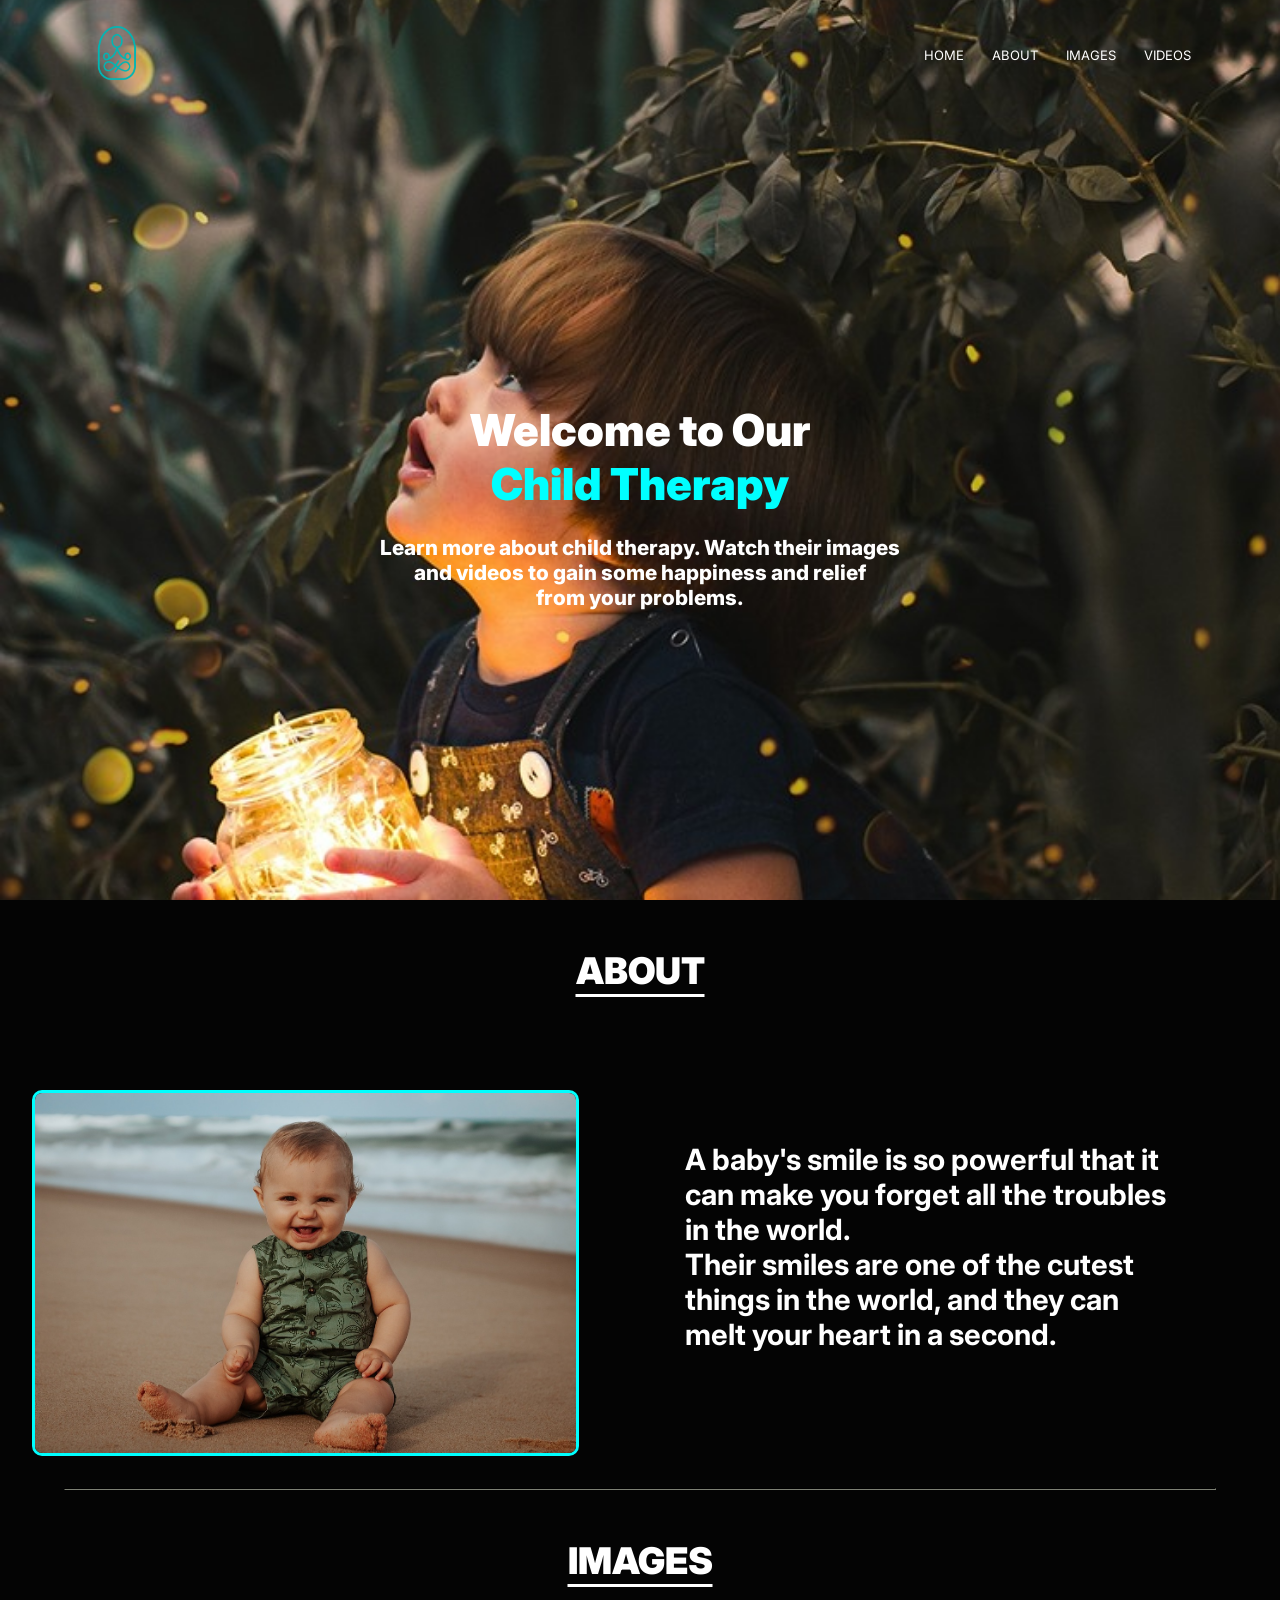
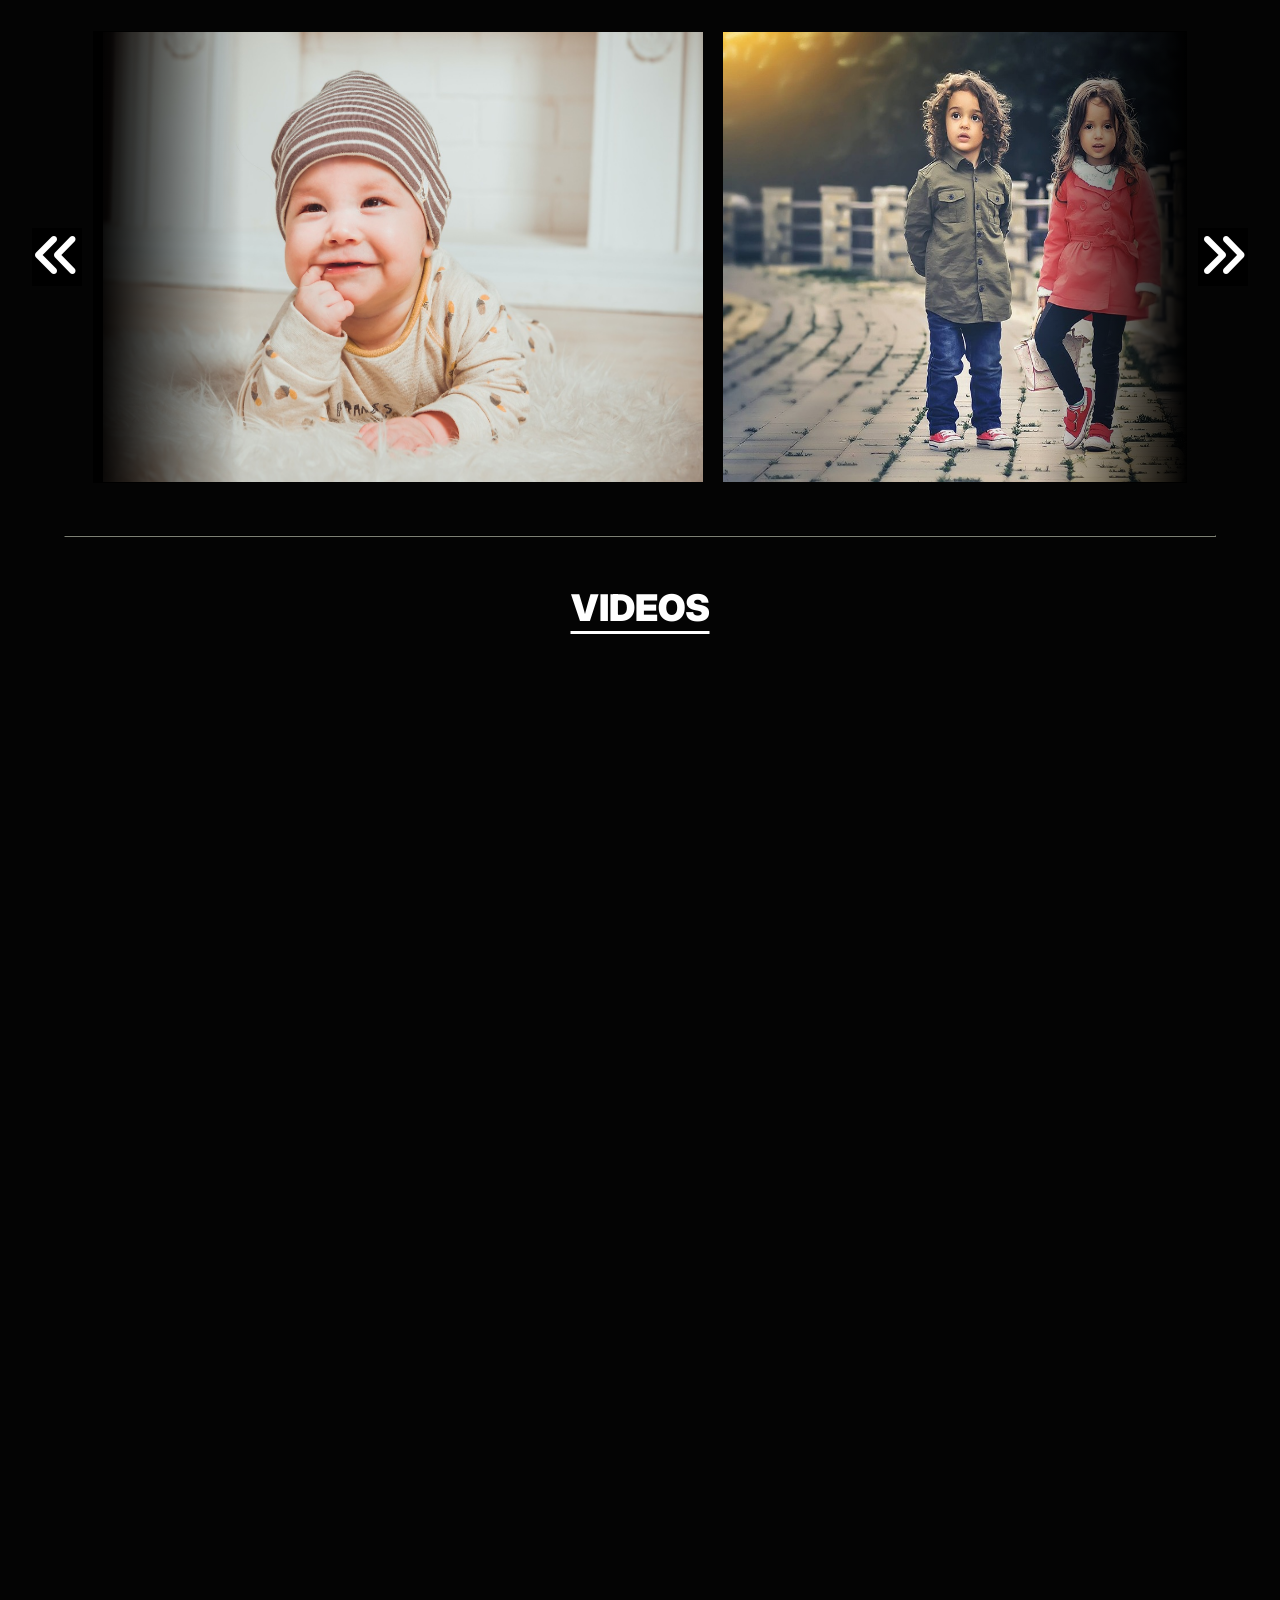
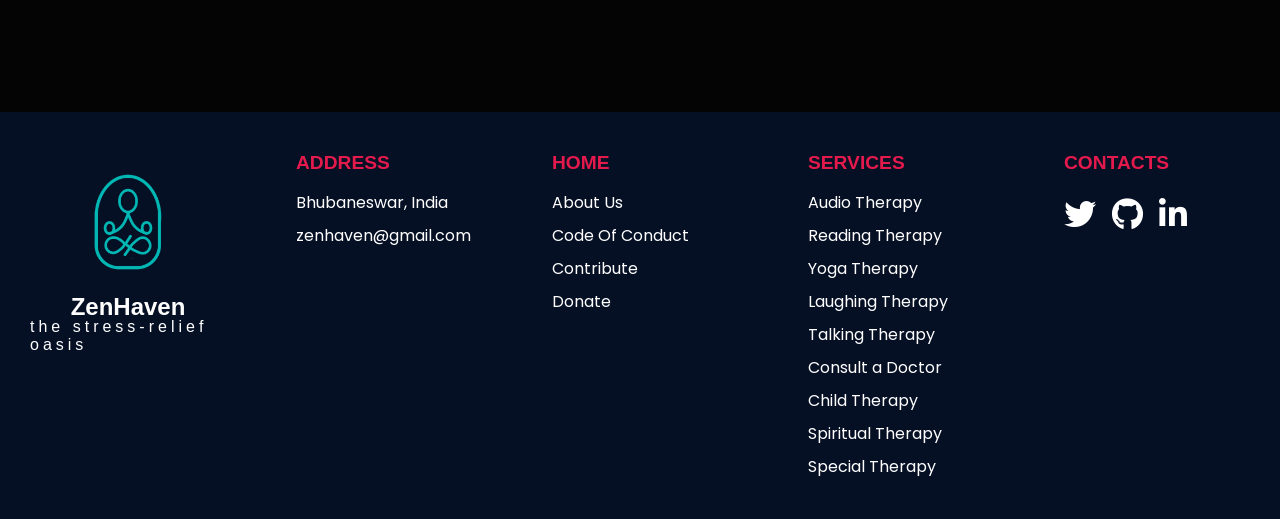
<file: html/childTherapy.html>
<!DOCTYPE html>
<html lang="en">

<head>
  <meta charset="UTF-8" />
  <meta http-equiv="X-UA-Compatible" content="IE=edge" />
  <meta name="viewport" content="width=device-width, initial-scale=1.0" />
  <link rel="icon" href="/images/favicon.png" />
  <link rel="preconnect" href="https://fonts.googleapis.com" />
  <link rel="preconnect" href="https://fonts.gstatic.com" crossorigin />
  <link rel="stylesheet" text="text/CSS"
    href="https://cdnjs.cloudflare.com/ajax/libs/font-awesome/6.1.1/css/all.min.css" />
  <link href="https://fonts.googleapis.com/css2?family=Inter:wght@100;400;700&display=swap" rel="stylesheet" />
  <title>ZenHaven - Child Therapy</title>
  <link rel="stylesheet" href="../css/childTherapy.css" />
</head>

<body>
  <!-- Navbar Section -->
  <nav>
    <a href="../index.html"><img class="audio-logo" src="../logo.png" alt="Logo" /></a>

    <div class="nav-links" id="navLinks">
      <ul>
        <li><a href="../index.html">HOME</a></li>
        <li><a href="#about" class=".smooth-scroll">ABOUT</a></li>
        <li><a href="#images" class=".smooth-scroll">IMAGES </a></li>
        <li><a href="#videos" class=".smooth-scroll">VIDEOS </a></li>
      </ul>
    </div>
    <div class="hamburger" id="ham">
      <svg stroke="currentColor" fill="currentColor" stroke-width="0" viewBox="0 0 1024 1024" height="1em" width="1em"
        xmlns="http://www.w3.org/2000/svg">
        <path
          d="M904 160H120c-4.4 0-8 3.6-8 8v64c0 4.4 3.6 8 8 8h784c4.4 0 8-3.6 8-8v-64c0-4.4-3.6-8-8-8zm0 624H120c-4.4 0-8 3.6-8 8v64c0 4.4 3.6 8 8 8h784c4.4 0 8-3.6 8-8v-64c0-4.4-3.6-8-8-8zm0-312H120c-4.4 0-8 3.6-8 8v64c0 4.4 3.6 8 8 8h784c4.4 0 8-3.6 8-8v-64c0-4.4-3.6-8-8-8z">
        </path>
      </svg>
    </div>

  </nav>

  <!-- Mobile Layout Navbar -->
  <div class="menu" id="menu">
    <ul class="menu-link">
      <li><a href="../index.html">HOME</a></li>
      <li><a class="close" href="#about">ABOUT</a></li>
      <li><a class="close" href="#images">IMAGES </a></li>
      <li><a class="close" href="#videos">VIDEOS </a></li>
    </ul>
  </div>
  <!-- Mobile Layout Navbar Ends Here -->

  <!-- Navbar Section Ends Here -->

  <div class="menu" id="menu">
    <ul class="menu-link">
      <li><a href="../index.html">HOME</a></li>
      <li><a class="close" href="#about">ABOUT</a></li>
      <li><a class="close" href="#images">IMAGES </a></li>
      <li><a class="close" href="#videos">VIDEOS </a></li>
    </ul>
  </div>
  <header>
    <div class="center">
      <h1 id="title">Welcome to Our <br><span class="heading-span">Child Therapy</span></h1>
      <h3 id="subtitle">Learn more about child therapy. Watch their images<br> and videos to gain some happiness and
        relief <br> from your problems.</h3>
    </div>
  </header>
  <section id="about" class="about">
    <h1 class="section-headings">ABOUT</h1>
    <div class="bfit">
      <img src="../images/about-child.jpg" width="700" height="600">
      <div class="btext">
        <div class="baby-text">
          <div class="baby-text">
            <h3>A baby's smile is so powerful that it can make you forget all the troubles </h3>
          </div>
          <div class="baby-text">
            <h3>in the world.</h3>
          </div>
          <div class="baby-text">
            <h3>Their smiles are one of the cutest things in the world, and they can</h3>
          </div>
          <div class="baby-text">
            <h3> melt your heart in a second.</h3>
          </div>
        </div>

      </div>
    </div>
    </div>
  </section>
  <hr />
  <section id="images">
    <h1 class="section-headings">IMAGES</h1>
    <div class="main-scroll-div">
      <div>
        <button class="icon" onclick="scrolll()"> <i class="fas fa-angle-double-left"></i></button>
      </div>
      <div class="cover">
        <div class="scroll-images">
          <div class="child"><img class="child-img" src="../images/slider-8.jpg" alt="image"></div>
          <div class="child"><img class="child-img" src="../images/slider-3.jpg" alt="image"></div>
          <div class="child"><img class="child-img" src="../images/slider-4.jpg" alt="image"></div>
          <div class="child"><img class="child-img" src="../images/slider-5.jpg" alt="image"></div>
          <div class="child"><img class="child-img" src="../images/slider-6.jpg" alt="image"></div>
          <div class="child"><img class="child-img" src="../images/slider-2.jpg" alt="image"></div>
          <div class="child"><img class="child-img" src="../images/slider-7.jpg" alt="image"></div>
          <div class="child"><img class="child-img" src="../images/slider-8.jpg" alt="image"></div>
          <div class="child"><img class="child-img" src="../images/slider-9.jpg" alt="image"></div>
        </div>
      </div>
      <div>
        <button class="icon" onclick="scrollr()"> <i class="fas fa-angle-double-right"></i></button>
      </div>
    </div>

    <br>
  </section>
  <hr />
  <!-- Video Section  -->
  <section id="videos">
    <h1 class="section-headings">VIDEOS</h1>
    <div class="collection">
      <div class="video">
        <iframe width="560" height="315" src="https://www.youtube.com/embed/_NTfTd4HCRo?si=qeEoiQqz7HKqiZ1T" title="YouTube video player" frameborder="0" allow="accelerometer; autoplay; clipboard-write; encrypted-media; gyroscope; picture-in-picture" allowfullscreen></iframe>
      </div>
      <div class="video">
        <iframe width="560" height="315" src="https://www.youtube.com/embed/zs21cKJs87E" title="YouTube video player"
          frameborder="0"
          allow="accelerometer; autoplay; clipboard-write; encrypted-media; gyroscope; picture-in-picture"
          allowfullscreen></iframe>
      </div>
      <div class="video">
        <iframe width="560" height="315" src="https://www.youtube.com/embed/4fyfmcsM3O8?si=KxhaonCoRP7f_gm5" title="YouTube video player"
          frameborder="0"
          allow="accelerometer; autoplay; clipboard-write; encrypted-media; gyroscope; picture-in-picture"
          allowfullscreen></iframe>
      </div>
      <div class="video">
        <iframe width="560" height="315" src="https://www.youtube.com/embed/juDzxR45NMo?si=apWEpiXFa7Zyv38Z" title="YouTube video player"
          frameborder="0"
          allow="accelerometer; autoplay; clipboard-write; encrypted-media; gyroscope; picture-in-picture"
          allowfullscreen></iframe>
      </div>
      <div class="video">
        <iframe width="560" height="315" src="https://www.youtube.com/embed/gB12TV38QBo" title="YouTube video player"
          frameborder="0"
          allow="accelerometer; autoplay; clipboard-write; encrypted-media; gyroscope; picture-in-picture"
          allowfullscreen></iframe>
      </div>
      <div class="video">
        <iframe width="560" height="315" src="https://www.youtube.com/embed/cmCtTFRLaks?si=E0cL60acdnPoVnwi" title="YouTube video player" frameborder="0" allow="accelerometer; autoplay; clipboard-write; encrypted-media; gyroscope; picture-in-picture" allowfullscreen></iframe>
      </div>
    </div>
  </section>


  <!-- footer start -->
  <footer>
    <div class="footer-container">
      <!--logo and info column-->
      <div class="col">
        <!--logo insert-->
        <img src="../logo.png" alt="logo" class="footlogo" />
        <div class="footercontent">
          <h2 class="footerheading">ZenHaven</h2>
          <p class="footerpara">the stress-relief oasis</p>
        </div>
      </div>

      <!--ADDRESS COLUMN-->

      <div class="footer-side-col">
        <div class="col">
          <h3>
            ADDRESS
            <div class="underline"><span></span></div>
          </h3>
          <p>Bhubaneswar, India</p>
          <p class="email-id"><a href="mailto:zenhaven@gmail.com">zenhaven@gmail.com</a></p>
        </div>
        <!--HOME COLUMN-->
        <div class="col">
          <h3>HOME</h3>
          <ul>
            <li><a href="#about">About Us</a></li>
            <li>
              <a>Code Of Conduct</a>
            </li>
            <li>
              <a >Contribute</a>
            </li>
            <li>
              <a>Donate</a>
            </li>
          </ul>
        </div>
        <!--OUR SERVICES COLUMN-->
        <div class="col">
          <h3>
            SERVICES
            <div class="underline"><span></span></div>
          </h3>
          <ul>
            <li>
              <a href="/html/audioTherapy.html">Audio Therapy</a>
            </li>
            <li>
              <a href="/html/readingTherapy.html">Reading Therapy</a>
            </li>
            <li>
              <a href="/html/yogatherapy.html">Yoga Therapy</a>
            </li>
            <li>
              <a href="/html/laughTherapy.html">Laughing Therapy</a>
            </li>
            <li>
              <a href="/html/talkingTherapy.html">Talking Therapy</a>
            </li>
            <li>
              <a href="https://www.practo.com/counselling-psychology">Consult a Doctor</a>
            </li>
            <li>
              <a href="/html/childTherapy.html">Child Therapy</a>
            </li>
            <li>
              <a href="/html/spirituality.html">Spiritual Therapy</a>
            </li>
            <li>
              <a href="/html/specialTherapy.html">Special Therapy</a>
            </li>
          </ul>
        </div>
        <!--CONTACTS COLUMN-->
        <div class="col">
          <h3>
            CONTACTS
            <div class="underline"><span></span></div>
          </h3>
          <div class="social-menu">
            <ul>
              <a target="_blank">
                <li id="social-twitter"><i class="fab fa-2x fa-twitter"></i></li>
              </a>
              <a target="_blank">
                <li id="social-github"><i class="fab fa-2x fa-github"></i></li>
              </a>
              <a target="_blank">
                <li id="social-linkedin"><i class="fab fa-2x fa-linkedin-in"></i></li>
              </a>
            </ul>
          </div>
        </div>
      </div>
    </div>
    </div>
  </footer>
  <script src="childTherapy.js"></script>
</body>

</html>
</file>
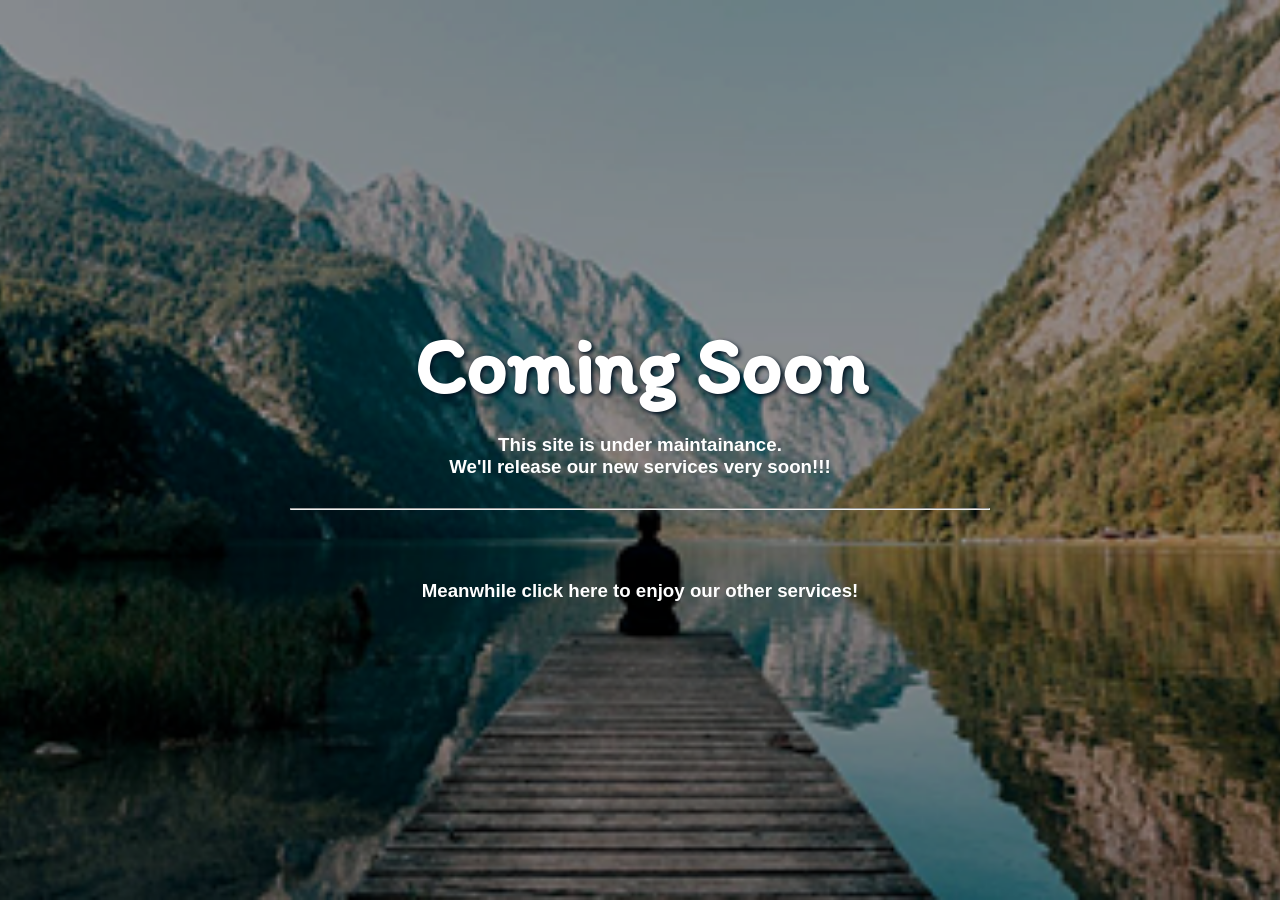
<file: html/comingSoon.html>
<!DOCTYPE html>
<html lang="en">
  <head>
    <meta charset="UTF-8" />
    <meta http-equiv="X-UA-Compatible" content="IE=edge" />
    <meta name="viewport" content="width=device-width, initial-scale=1.0" />
    <link rel ="icon" href="../images/favicon.png">
    <link rel="stylesheet" href="../css/styles.css" />
    <link rel="preconnect" href="https://fonts.googleapis.com">
<link rel="preconnect" href="https://fonts.gstatic.com" crossorigin>
<link href="https://fonts.googleapis.com/css2?family=Cedarville+Cursive&family=Dancing+Script&family=Itim&family=Oleo+Script+Swash+Caps&family=Permanent+Marker&display=swap" rel="stylesheet">
    <title>ZenHaven - Coming Soon</title>
  </head>
  <body>
      <h1>Coming Soon</h1>
      <h3>This site is under maintainance.<br />We'll release our new services very
        soon!!!</h3>
      <hr>
      <p id="launch"></p>
      <h3><a href="https://sukoon-stress-free.netlify.app/#services">Meanwhile click here to enjoy our other services!</a></h3>
  
    </body>
<!--     <script src="../js/comingSoon.js"></script> -->
</html>
</file>
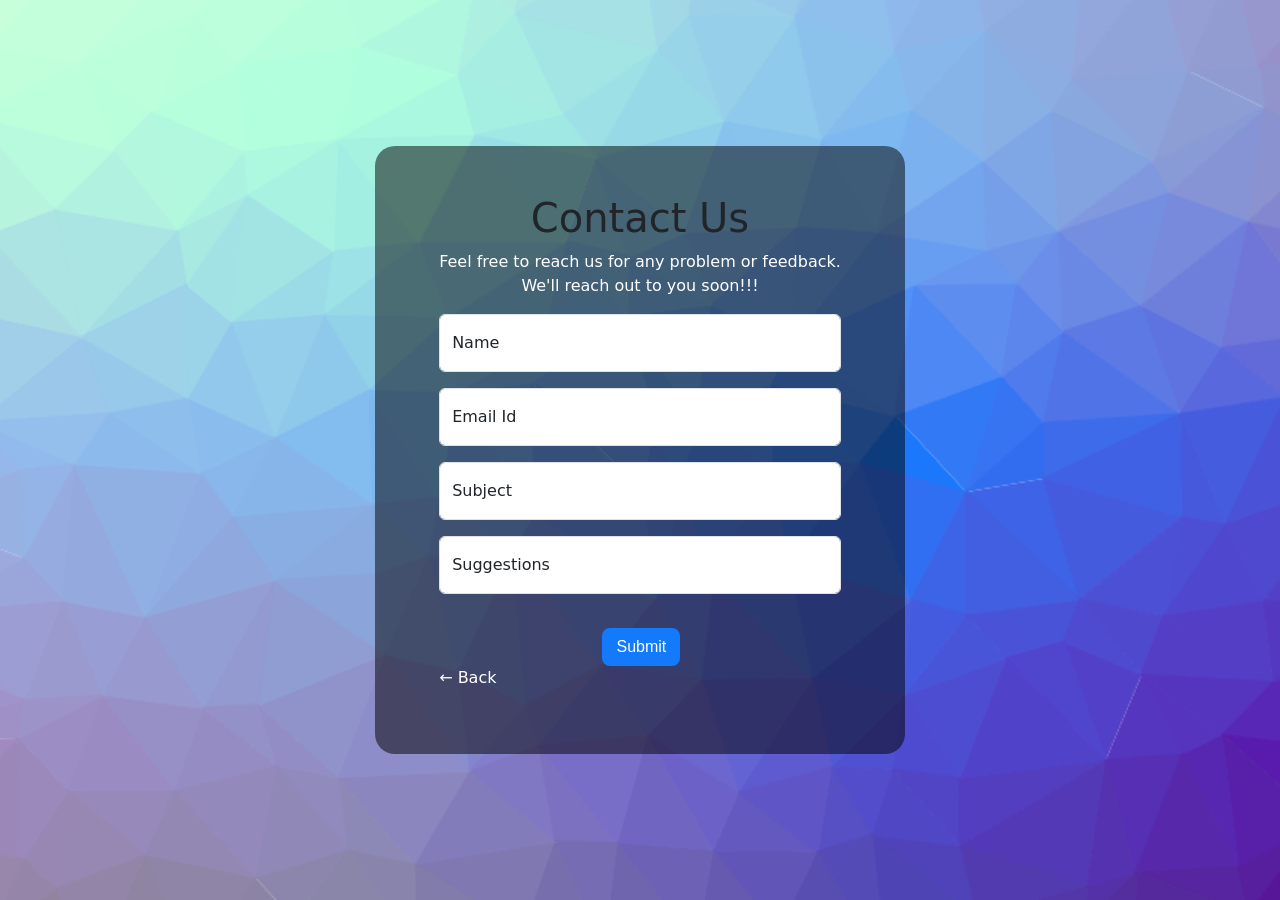
<file: html/contact.html>
<!DOCTYPE html>
<html lang="en">

<head>
    <meta charset="UTF-8" />
    <meta http-equiv="X-UA-Compatible" content="IE=edge" />
    <meta name="viewport" content="width=device-width, initial-scale=1.0" />
    <link rel="icon" href="/images/favicon.png">
    <title>ZenHaven - Contact Us</title>
    <link rel="stylesheet" href="css/contact.css" />
    <link rel="stylesheet" href="https://cdn.jsdelivr.net/npm/bootstrap@5.2.0/dist/css/bootstrap.min.css">
</head>

<body onload="myfunction()">
    <div id="load"></div>
    <!-- Contact Us Section -->
    <section id="contact">
        <div class="form-container">
            <div class="header">
                <h1>Contact Us</h1>
                <p>
                    Feel free to reach us for any problem or feedback.<br />We'll reach
                    out to you soon!!!
                </p>
            </div>

            <form action="https://formspree.io/f/mvoygqdg" method="POST">
                <div class="form-floating mb-3">
                    <input type="text" pattern="^[\S]+\s+[\S]+$" name="name" class="name form-control" id="floatingInput" placeholder="Name" required>
                    <label for="name">Name</label>
                </div>

                <div class="form-floating mb-3">
                    <input type="email" name="email" class="email form-control" id="floatingInput" placeholder="Email id" required>
                    <label for="email">Email Id</label>
                </div>

                <div class="form-floating mb-3">
                    <input type="text" pattern="^[\S\s]+\S" name="subject" class="subject form-control" id="floatingInput" placeholder="Subject" required>
                    <label for="subject">Subject</label>
                </div>

                <div class="form-floating mb-3">
                    <input type="text" name="suggestion" pattern="^[\S\s]+\S" class="suggestion form-control" id="floatingInput" placeholder="Suggestion" required>
                    <label for="suggestion">Suggestions</label>
                </div>

                <a class="atag" href="mailto:zenhaven@gmail.com"><button type="submit" class="btn">Submit</button></a>   
            </form>
            <p><a class="tag" href="../index.html">&#8592; Back</a></p>
        </div>
    </section>
    <script>
        var preloader = document.getElementById('load');
        function myfunction(){
            preloader.style.display='none';
        }
    </script>
</body>

</html>
<script src="https://cdn.jsdelivr.net/npm/bootstrap@5.2.0/dist/js/bootstrap.bundle.min.js"></script>
</file>
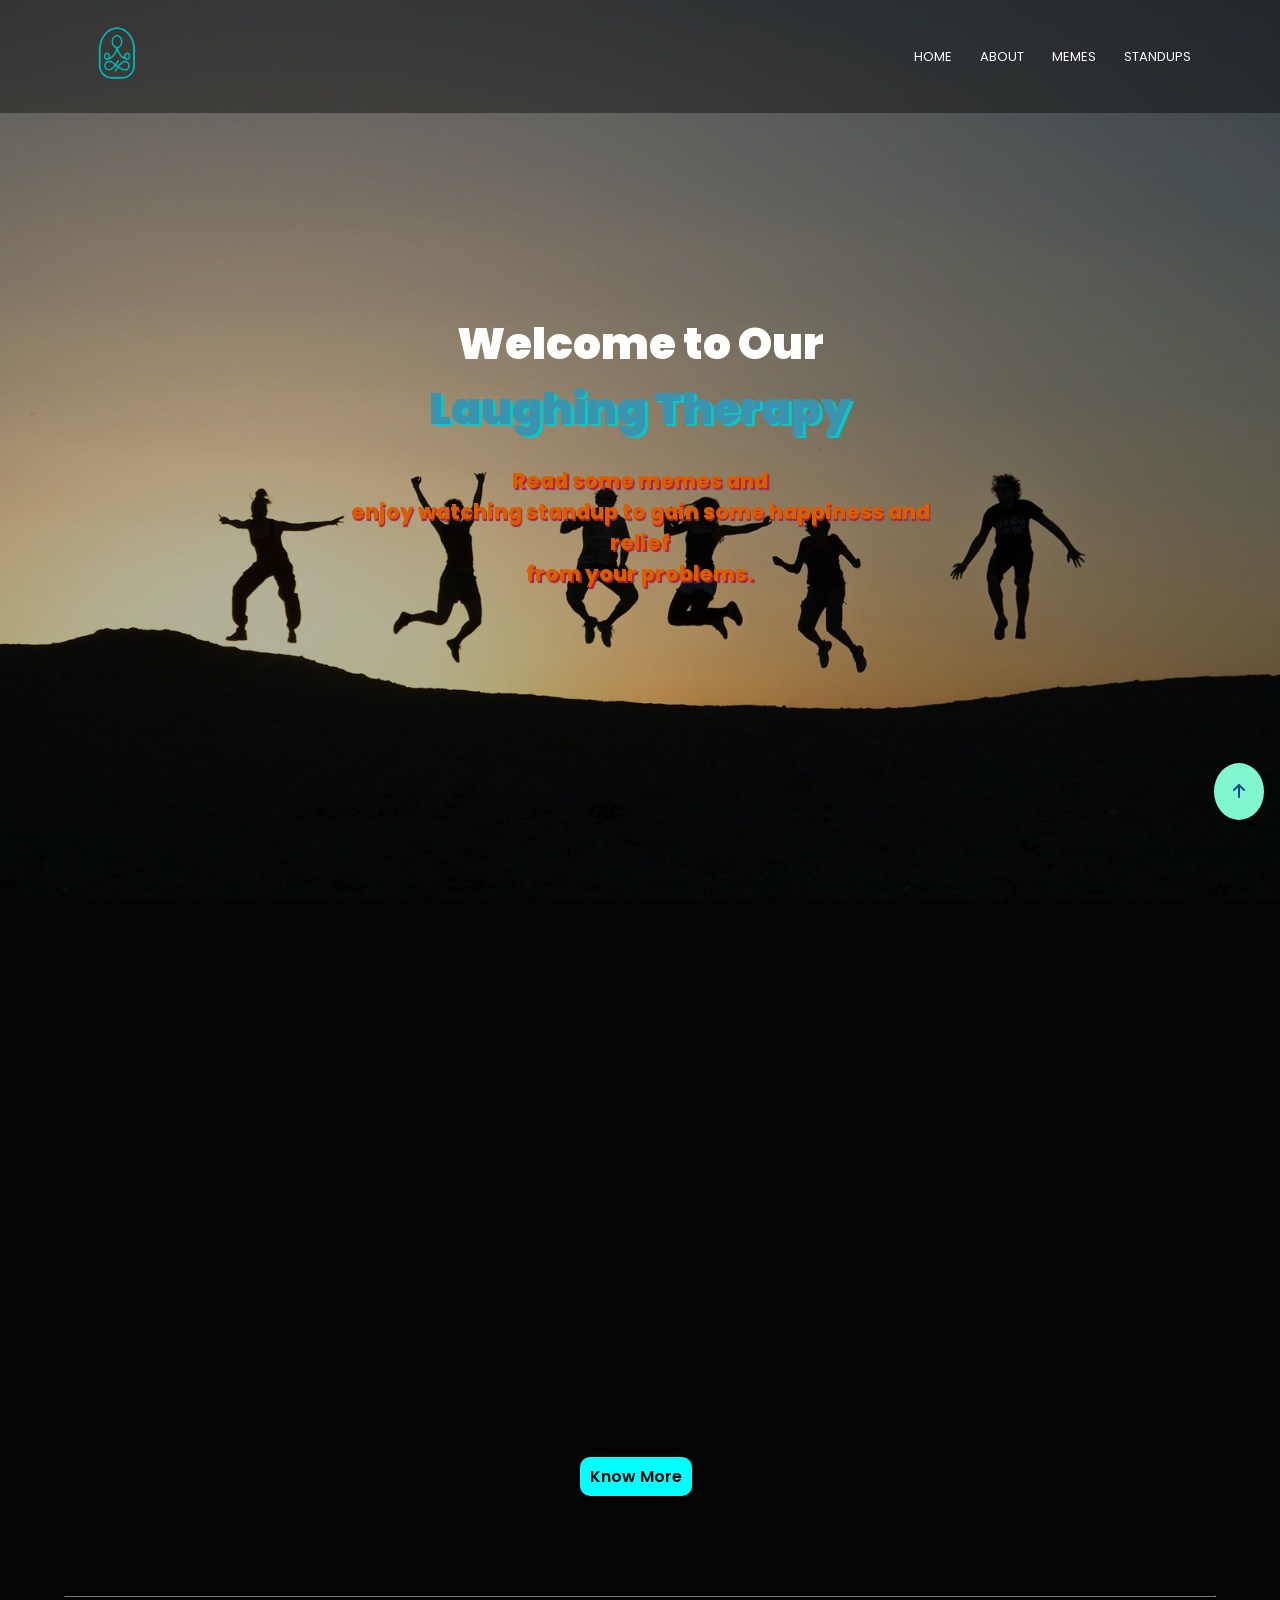
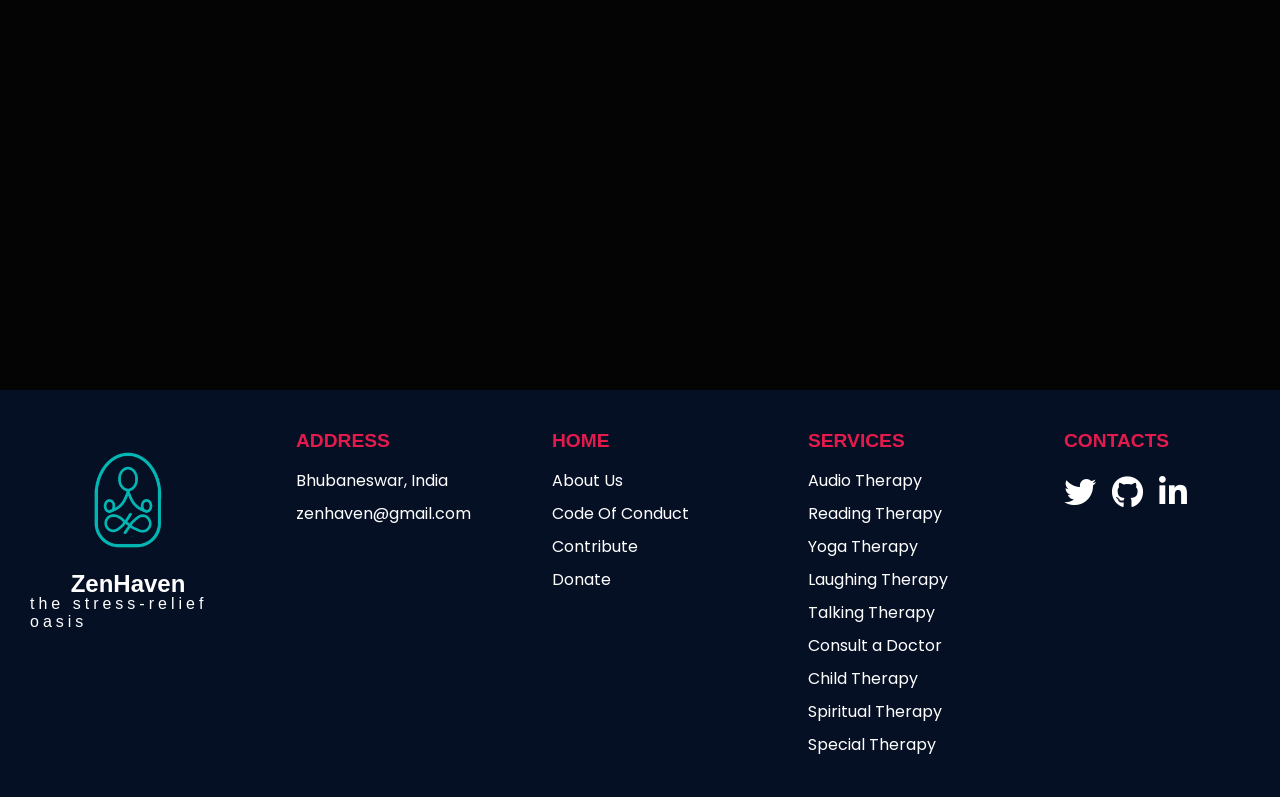
<file: html/laughTherapy.html>
<!DOCTYPE html>
<html lang="en">
  <head>
    <meta charset="UTF-8" />
    <meta http-equiv="X-UA-Compatible" content="IE=edge" />
    <meta name="viewport" content="width=device-width, initial-scale=1.0" />
    <link rel="icon" href="/images/favicon.png" />
    <title>ZenHaven - Laughing Therapy</title>
    <link rel="stylesheet" href="css/laugh.css" />
    <link
      rel="stylesheet"
      text="text/CSS"
      href="https://cdnjs.cloudflare.com/ajax/libs/font-awesome/6.1.1/css/all.min.css"
    />
    <link href="https://unpkg.com/aos@2.3.1/dist/aos.css" rel="stylesheet">
  </head>
  <body onload="myfunction()" id="main">
    <div id="load">
      <div style="background-color: white; height: 25vh; width: 100%; position: relative; top: -70px;"></div>
    </div>
    <div id="back-top-div" class="back-top-wrap">
      <i class="fas fa-arrow-up"></i>
    </div>
    
  
    <nav>
      <a href="../index.html"><img class="audio-logo" src="../logo.png" alt="Logo"/></a>

      <div class="nav-links" id="navLinks">
        <ul>
          <li><a href="../index.html">HOME</a></li>
          <li><a href="#about">ABOUT</a></li>
          <li><a href="#memes">MEMES </a></li>
          <li><a href="#standups">STANDUPS </a></li>
        </ul>
      </div>

      <div class="hamburger" id="ham">
        <svg stroke="currentColor" fill="currentColor" stroke-width="0" viewBox="0 0 1024 1024" height="1em" width="1em" xmlns="http://www.w3.org/2000/svg"><path d="M904 160H120c-4.4 0-8 3.6-8 8v64c0 4.4 3.6 8 8 8h784c4.4 0 8-3.6 8-8v-64c0-4.4-3.6-8-8-8zm0 624H120c-4.4 0-8 3.6-8 8v64c0 4.4 3.6 8 8 8h784c4.4 0 8-3.6 8-8v-64c0-4.4-3.6-8-8-8zm0-312H120c-4.4 0-8 3.6-8 8v64c0 4.4 3.6 8 8 8h784c4.4 0 8-3.6 8-8v-64c0-4.4-3.6-8-8-8z"></path></svg>
      </div>
    </nav>
  
    <div class="menu" id="menu">
      <ul class="menu-link">
        <li><a  href="../index.html">HOME</a></li>
        <li><a onclick="closeMenu()" href="#about">ABOUT</a></li>
        <li><a onclick="closeMenu()" href="#memes">MEMES </a></li>
        <li><a  onclick="closeMenu()" href="#standups">STANDUPS </a></li>
      </ul>
    </div>
    
    <header>
      <div class="filter"></div>
      <div class="center"> 
        <h1  data-aos="fade-down"  id="title">Welcome to Our <br><span class="heading-span">Laughing Therapy</span></h1>
        <h3 data-aos="fade-up-right" data-aos-duration="1500" id="subtitle">Read some memes and <br>enjoy watching standup to gain some happiness and relief <br> from your problems.</h3>
      </div>
    </header>

    <section id="about">
      <h1 data-aos="flip-right" class="section-headings">ABOUT</h1>
      <div class="about-container">
        <div data-aos="fade-up-right" data-aos-duration="5000" class="image">
          <img src="../images/laugh.jpg" alt="">
        </div>
        <div class="about-content">
          <h4 data-aos="fade-up-left" class="one"> Laughter Yoga includes four things:</h4>
          <ol class="about-list">
            <li data-aos="fade-left">Clapping in rhythm to ‘ho-ho-ha-ha-ha’.</li>
            <li data-aos="fade-left">Breathing and stretching.</li>
            <li data-aos="fade-left">Child-like play.</li>
            <li data-aos="fade-left">Laughter exercises.</li>
          </ol>
          <a href="https://www.healthline.com/nutrition/laughing-yoga" target="_blank">Know More</a>
        </div>
      </div>
    </section>
    <hr/>
    <section id="memes">
      <h1  data-aos="zoom-out" class="section-headings">MEMES</h1>
      <div data-aos="flip-up" class="slideshow-container">
        <div class="mySlides fade">
          <img src="../images/meme1.jpg" style="width:50%; margin-left: 25%;">
        </div>
      
        <div data-aos="flip-up" class="mySlides fade">
          <img src="../images/meme2.jpg" style="width:50%; margin-left: 25%;">
        </div>
      
        <div data-aos="flip-up" class="mySlides fade">
          <img src="../images/meme3.jpg" style="width:50%; margin-left: 25%;">
        </div>

        <div data-aos="flip-up" class="mySlides fade">
          <img src="../images/meme4.jpg" style="width:50%; margin-left: 25%;">
        </div>

        <div data-aos="flip-up" class="mySlides fade">
          <img src="../images/meme5.jpg" style="width:50%; margin-left: 25%;">
        </div>

        <div data-aos="flip-up" class="mySlides fade">
          <img src="../images/meme6.jpg" style="width:50% ; margin-left: 25%;">
        </div>
    
        <!-- Next and previous buttons -->
        <a class="prev" onclick="plusSlides(-1)">&#10094;</a>
        <a class="next" onclick="plusSlides(1)">&#10095;</a>
      </div>
      <br>
    </section>
    <hr/>
    <section id="standups">
      <h1 data-aos="zoom-in-up" class="section-headings">STANDUPS</h1>
        <div class="collection">
          <div data-aos="flip-down" class="video">
            <iframe
              width="100%"
              height="330"
              src="https://www.youtube.com/embed/Tqsz6fjvhZM"
              title="YouTube video player"
              frameborder="0"
              allow="accelerometer; autoplay; clipboard-write; encrypted-media; gyroscope; picture-in-picture"
              allowfullscreen>
            </iframe>
          </div>
          <div data-aos="flip-down" class="video">
            <iframe
              width="100%"
              height="330"
              src="https://www.youtube.com/embed/Y2Oj9gllHno?start=16"
              title="YouTube video player"
              frameborder="0"
              allow="accelerometer; autoplay; clipboard-write; encrypted-media; gyroscope; picture-in-picture"
              allowfullscreen>
            </iframe>
          </div>
          <div data-aos="flip-down" class="video">
            <iframe
              width="100%"
              height="330"
              src="https://www.youtube.com/embed/XDlyS4N__3o?start=22"
              title="YouTube video player"
              frameborder="0"
              allow="accelerometer; autoplay; clipboard-write; encrypted-media; gyroscope; picture-in-picture"
              allowfullscreen>
            </iframe>
          </div>
          <div data-aos="flip-down" class="video">
            <iframe
              width="100%"
              height="330"
              src="https://www.youtube.com/embed/z12bz7adLKI"
              title="YouTube video player"
              frameborder="0"
              allow="accelerometer; autoplay; clipboard-write; encrypted-media; gyroscope; picture-in-picture"
              allowfullscreen>
            </iframe>
          </div>
          <div data-aos="flip-down" class="video">
            <iframe
              width="100%"
              height="330"
              src="https://www.youtube.com/embed/pjSxOnCkHIA?si=0KNI6JYCbbjujeFY"
              title="YouTube video player"
              frameborder="0"
              allow="accelerometer; autoplay; clipboard-write; encrypted-media; gyroscope; picture-in-picture"
              allowfullscreen>
            </iframe>
          </div>
          <div data-aos="flip-down" class="video">
            <iframe
              width="100%"
              height="330"
              src="https://www.youtube.com/embed/J38ZBIvLank"
              title="YouTube video player"
              frameborder="0"
              allow="accelerometer; autoplay; clipboard-write; encrypted-media; gyroscope; picture-in-picture"
              allowfullscreen>
            </iframe>
          </div>
          <div data-aos="flip-down" class="video" >
            <iframe
              width="100%"
              height="330"
              src="https://www.youtube.com/embed/dtaJzUbQS7E"
              title="YouTube video player"
              frameborder="0"
              allow="accelerometer; autoplay; clipboard-write; encrypted-media; gyroscope; picture-in-picture"
              allowfullscreen>
            </iframe>
          </div>
          <div data-aos="flip-down" class="video">
            <iframe
              width="100%"
              height="330"
              src="https://www.youtube.com/embed/8PtsKRBgLrA"
              title="YouTube video player"
              frameborder="0"
              allow="accelerometer; autoplay; clipboard-write; encrypted-media; gyroscope; picture-in-picture"
              allowfullscreen>
            </iframe>
          </div>
          <div data-aos="flip-down" class="video">
            <iframe
              width="100%"
              height="330"
              src="https://www.youtube.com/embed/cHLM9L_5gj0"
              title="YouTube video player"
              frameborder="0"
              allow="accelerometer; autoplay; clipboard-write; encrypted-media; gyroscope; picture-in-picture"
              allowfullscreen>
            </iframe>
          </div>
          <div data-aos="flip-down" class="video">
            <iframe
              width="100%"
              height="330"
              src="https://www.youtube.com/embed/injU8xUHoyU"
              title="YouTube video player"
              frameborder="0"
              allow="accelerometer; autoplay; clipboard-write; encrypted-media; gyroscope; picture-in-picture"
              allowfullscreen>
            </iframe>
          </div>
          <div data-aos="flip-down" class="video">
            <iframe 
              width="100%"
              height="330" 
              src="https://www.youtube.com/embed/KKnhgkmV7k8" 
              title="YouTube video player" 
              frameborder="0" 
              allow="accelerometer; autoplay; clipboard-write; encrypted-media; gyroscope; picture-in-picture" 
              allowfullscreen>
            </iframe>
          </div>
          <div data-aos="flip-down" class="video">
            <iframe 
              width="100%" 
              height="330" 
              src="https://www.youtube.com/embed/_9x9zagDbks" 
              title="YouTube video player" 
              frameborder="0" 
              allow="accelerometer; autoplay; clipboard-write; encrypted-media; gyroscope; picture-in-picture" 
              allowfullscreen>
            </iframe>
          </div>
          <div data-aos="flip-down" class="video">
            <iframe 
              width="100%" 
              height="330" 
              src="https://www.youtube.com/embed/havARbP7Fyk?si=nk0BBpQznsOLg-fy"
              title="YouTube video player"
              frameborder="0" 
              allow="accelerometer; autoplay; clipboard-write; encrypted-media; gyroscope; picture-in-picture" 
              allowfullscreen>
            </iframe>
          </div>
          <div data-aos="flip-down" class="video">
            <iframe 
              width="100%" 
              height="330"
              src="https://www.youtube.com/embed/MLOp3iQFlXY" 
              title="YouTube video player" 
              frameborder="0" 
              allow="accelerometer; autoplay; clipboard-write; encrypted-media; gyroscope; picture-in-picture" 
              allowfullscreen>
            </iframe>
          </div>
          <div data-aos="flip-down" class="video">
            <iframe 
              width="100%"
              height="330" 
              src="https://www.youtube.com/embed/AhacYw9dkyE" 
              title="YouTube video player" 
              frameborder="0" 
              allow="accelerometer; autoplay; clipboard-write; encrypted-media; gyroscope; picture-in-picture" 
              allowfullscreen>
            </iframe>
          </div>
          <div data-aos="flip-down" class="video">
            <iframe 
              width="100%"
              height="330" 
              src="https://www.youtube.com/embed/qkxuFKqJXWY" 
              title="YouTube video player"
              frameborder="0" 
              allow="accelerometer; autoplay; clipboard-write; encrypted-media; gyroscope; picture-in-picture" 
              allowfullscreen>
            </iframe>
          </div>
        </div>
    </section>

    <!-- footer start -->
    <footer>
      <div class="footer-container">
        <!--logo and info column-->
        <div class="col">
          <!--logo insert-->
          <img src="../logo.png" alt="logo" class="footlogo" />
          <div class="footercontent">
            <h2 class="footerheading">ZenHaven</h2>
            <p class="footerpara">the stress-relief oasis</p>
          </div>
        </div>
  
        <!--ADDRESS COLUMN-->
  
        <div class="footer-side-col">
          <div class="col">
            <h3>
              ADDRESS
              <div class="underline"><span></span></div>
            </h3>
            <p>Bhubaneswar, India</p>
            <p class="email-id"><a href="mailto:zenhaven@gmail.com">zenhaven@gmail.com</a></p>
          </div>
          <!--HOME COLUMN-->
          <div class="col">
            <h3>HOME</h3>
            <ul>
              <li><a href="#about">About Us</a></li>
              <li>
                <a>Code Of Conduct</a>
              </li>
              <li>
                <a >Contribute</a>
              </li>
              <li>
                <a>Donate</a>
              </li>
            </ul>
          </div>
          <!--OUR SERVICES COLUMN-->
          <div class="col">
            <h3>
              SERVICES
              <div class="underline"><span></span></div>
            </h3>
            <ul>
              <li>
                <a href="/html/audioTherapy.html">Audio Therapy</a>
              </li>
              <li>
                <a href="/html/readingTherapy.html">Reading Therapy</a>
              </li>
              <li>
                <a href="/html/yogatherapy.html">Yoga Therapy</a>
              </li>
              <li>
                <a href="/html/laughTherapy.html">Laughing Therapy</a>
              </li>
              <li>
                <a href="/html/talkingTherapy.html">Talking Therapy</a>
              </li>
              <li>
                <a href="https://www.practo.com/counselling-psychology">Consult a Doctor</a>
              </li>
              <li>
                <a href="/html/childTherapy.html">Child Therapy</a>
              </li>
              <li>
                <a href="/html/spirituality.html">Spiritual Therapy</a>
              </li>
              <li>
                <a href="/html/specialTherapy.html">Special Therapy</a>
              </li>
            </ul>
          </div>
          <!--CONTACTS COLUMN-->
          <div class="col">
            <h3>
              CONTACTS
              <div class="underline"><span></span></div>
            </h3>
            <div class="social-menu">
              <ul>
                <a target="_blank">
                  <li id="social-twitter"><i class="fab fa-2x fa-twitter"></i></li>
                </a>
                <a target="_blank">
                  <li id="social-github"><i class="fab fa-2x fa-github"></i></li>
                </a>
                <a target="_blank">
                  <li id="social-linkedin"><i class="fab fa-2x fa-linkedin-in"></i></li>
                </a>
              </ul>
            </div>
          </div>
        </div>
      </div>
      </div>
    </footer>

    <script>
    const ham = document.getElementById("ham");
    const menu = document.getElementById("menu");
    const close = document.querySelectorAll('.close');
    const closeMenu = () => {
      if (menu.classList.contains("open")) {
        menu.classList.remove("open");
        
        console.log("open");
      }
      ham.innerHTML = '<svg stroke="currentColor" fill="currentColor" stroke-width="0" viewBox="0 0 1024 1024" height="1em" width="1em" xmlns="http://www.w3.org/2000/svg"><path d="M904 160H120c-4.4 0-8 3.6-8 8v64c0 4.4 3.6 8 8 8h784c4.4 0 8-3.6 8-8v-64c0-4.4-3.6-8-8-8zm0 624H120c-4.4 0-8 3.6-8 8v64c0 4.4 3.6 8 8 8h784c4.4 0 8-3.6 8-8v-64c0-4.4-3.6-8-8-8zm0-312H120c-4.4 0-8 3.6-8 8v64c0 4.4 3.6 8 8 8h784c4.4 0 8-3.6 8-8v-64c0-4.4-3.6-8-8-8z"></path></svg>'
    }

    const toggleMenu = () => {
      if (menu.classList.contains("open")) {
        menu.classList.remove("open");
        ham.innerHTML = '<svg stroke="currentColor" fill="currentColor" stroke-width="0" viewBox="0 0 1024 1024" height="1em" width="1em" xmlns="http://www.w3.org/2000/svg"><path d="M904 160H120c-4.4 0-8 3.6-8 8v64c0 4.4 3.6 8 8 8h784c4.4 0 8-3.6 8-8v-64c0-4.4-3.6-8-8-8zm0 624H120c-4.4 0-8 3.6-8 8v64c0 4.4 3.6 8 8 8h784c4.4 0 8-3.6 8-8v-64c0-4.4-3.6-8-8-8zm0-312H120c-4.4 0-8 3.6-8 8v64c0 4.4 3.6 8 8 8h784c4.4 0 8-3.6 8-8v-64c0-4.4-3.6-8-8-8z"></path></svg>'
        console.log("open");
      } else {
        menu.classList.add("open");
        ham.innerHTML = '<svg stroke="currentColor" fill="currentColor" stroke-width="0" viewBox="0 0 1024 1024" height="1em" width="1em" xmlns="http://www.w3.org/2000/svg"><path d="M563.8 512l262.5-312.9c4.4-5.2.7-13.1-6.1-13.1h-79.8c-4.7 0-9.2 2.1-12.3 5.7L511.6 449.8 295.1 191.7c-3-3.6-7.5-5.7-12.3-5.7H203c-6.8 0-10.5 7.9-6.1 13.1L459.4 512 196.9 824.9A7.95 7.95 0 0 0 203 838h79.8c4.7 0 9.2-2.1 12.3-5.7l216.5-258.1 216.5 258.1c3 3.6 7.5 5.7 12.3 5.7h79.8c6.8 0 10.5-7.9 6.1-13.1L563.8 512z"></path></svg>'
        console.log("close");
      }
    };
    ham.addEventListener("click", toggleMenu);
    close.forEach(ele => {
      ele.addEventListener("click", closeMenu);
    }
    )
    ham.addEventListener("click", toggleMenu);
    let slideIndex = 1;
    showSlides(slideIndex);
    function plusSlides(n) {
      showSlides(slideIndex += n);
    }
    function currentSlide(n) {
      showSlides(slideIndex = n);
    }

    function showSlides(n) {
      let i;
      let slides = document.getElementsByClassName("mySlides");
      let dots = document.getElementsByClassName("dot");
      if (n > slides.length) {slideIndex = 1}
      if (n < 1) {slideIndex = slides.length}
      for (i = 0; i < slides.length; i++) {
        slides[i].style.display = "none";
      }
      for (i = 0; i < dots.length; i++) {
        dots[i].className = dots[i].className.replace(" active", "");
      }
      slides[slideIndex-1].style.display = "block";
      dots[slideIndex-1].className += " active";
    }
    </script>
    <script>
      var preloader = document.getElementById('load');
      var scroll = document.getElementById('main');
      function myfunction(){
          preloader.style.display='none';
          scroll.style.overflow='scroll';
      }
      const backTopElement = document.getElementById("back-top-div");
      const minScolledAmountToBackTop = 800;

      window.addEventListener("scroll", () => {
        if (window.scrollY < minScolledAmountToBackTop) {
          backTopElement.classList.add("hidden");
        } else {
          backTopElement.classList.remove("hidden");
        }
      });

      const backTop = () => {
        window.scrollTo(0, 0);
      };

      backTopElement.addEventListener("click", backTop);
      ham.addEventListener("click", toggleMenu);
  </script>
   <script src="https://unpkg.com/aos@2.3.1/dist/aos.js"></script>
   <script>
     AOS.init();
   </script>    
  </body>
</html>
</file>
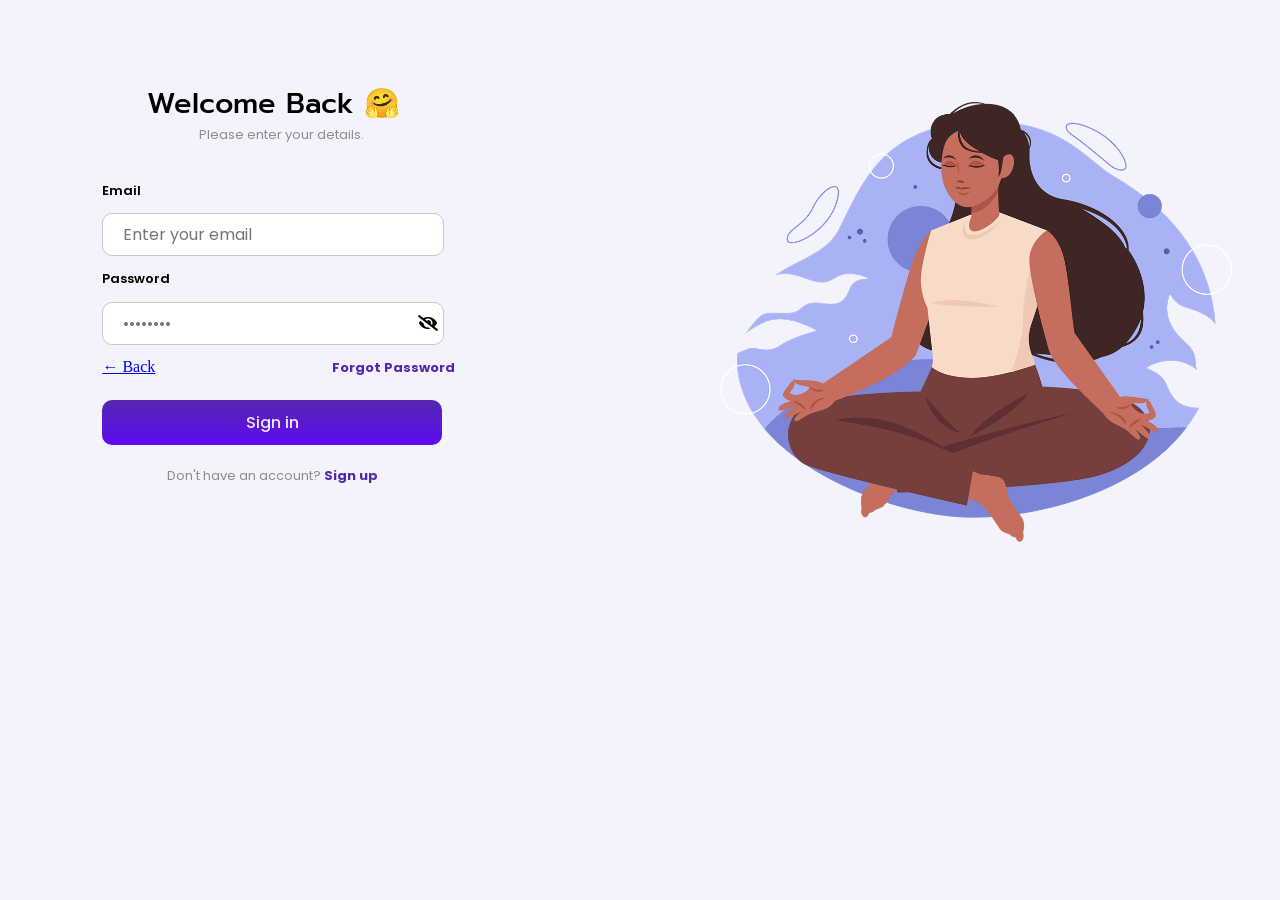
<file: html/login.html>
<!DOCTYPE html>
<html lang="en">
<head>
  <meta charset="UTF-8" />
  <meta http-equiv="X-UA-Compatible" content="IE edge" />
  <meta name="viewport" content="width=device-width, initial-scale=1.0" />
  <link rel="icon" href="/images/favicon.png" />
  <link rel="stylesheet" href="css/login.css" />
  <link rel="stylesheet" href="https://cdnjs.cloudflare.com/ajax/libs/font-awesome/5.13.0/css/all.min.css" />

  <style>
    /* Custom CSS for alert messages */
    .alert {
      display: none;
      position: fixed;
      top: 10%;
      left: 50%;
      transform: translate(-50%, -50%);
      padding: 20px;
      background-color: #4caf50;
      color: white;
      text-align: center;
      border-radius: 6px;
      box-shadow: 0px 0px 10px 0px #262626;
      opacity: 0.8;
      transition: all 0.3s ease-in-out;
      z-index: 1;
    }

    #emptyFieldsAlert {
      background-color: red;
    }
    
    input[type="password"]::-webkit-credentials-auto-fill-button,
    input[type="password"]::-webkit-contacts-auto-fill-button,
    input[type="password"]::-ms-reveal {
        display: none;
      }
  </style>
  <title>ZenHaven - Login</title>
</head>
  <body onload="myfunction()">
    <div id="load">
      <div
        style="
          background-color: white;
          height: 25vh;
          width: 100%;
          position: relative;
          top: -70px;
        "></div>
  </div>

  <div class="alert" id="emptyFieldsAlert" style="display: none">
    Please fill in all fields!
  </div>
  <img src="../images/signupill.png" alt="" />
  <div class="login">
    <div class="welcome">
      <h1 class="titletext">Welcome Back &#x1F917</h1>
      <span>Please enter your details.</span>
    </div>
    <div class="inputs">
      <span>Email<br /></span>
      <input class="inputbox" placeholder="Enter your email" id="loginEmail" /><br />
      <span>Password<br /></span>
      <input type="password" class="inputbox" placeholder="••••••••" id="loginPassword" />
      <i class="fas fa-eye-slash" id="toggleLoginPassword" style="margin-left: -30px; cursor: pointer;"></i>
    </div>
    <div class="forgotpass">
      <span>Forgot Password</span>
    </div>
    <p class="back"><a class="tag" href="../index.html">&#8592; Back</a></p>
    <div class="button">
      <input type="button" class="signin" value="Sign in" id="loginButton" />
    </div>
    <div class="signupline">
      <span>Don't have an account?</span>
      <span class="signupbutton"> Sign up</span>
    </div>
  </div>
  <div class="register">
    <div class="welcome">
      <h1 class="titletext">Create an account</h1>
      <span>Let's get started.</span>
    </div>
    <div class="inputs">
      <span>Username<br /></span>
      <input class="inputbox" placeholder="Enter your username" id="signupUsername" /><br />
      <span>Email<br /></span>
      <input class="inputbox" placeholder="Enter your email" id="signupEmail" /><br />
      <span>Password<br /></span>
      <input type="password" class="inputbox" placeholder="••••••••" id="signupPassword" />
      <i class="fas fa-eye-slash" id="toggleSignupPassword" style="margin-left: -30px; cursor: pointer;"></i>
    </div>
    <p class="back-1"><a class="tag1" href="../index.html">&#8592; Back</a></p>
    <div class="button">
      <input type="button" class="signin" value="Sign up" id="signupButton" />
    </div>
    <div class="signupline">
      <span>Already have an account?</span>
      <span class="signinbutton"> Sign in</span>
    </div>
  </div>

  <!-- Alert messages -->
  <div class="alert" id="loginAlert">Sign in successful!</div>
  <div class="alert" id="signupAlert">Sign up successful!</div>

  <script>
    const signin_btn = document.querySelector(".signinbutton");
    const signup_btn = document.querySelector(".signupbutton");
    const register = document.querySelector(".register");
    const login = document.querySelector(".login");
    signup_btn.addEventListener("click", () => {
      register.style.display = "block";
      login.style.display = "none";
    });
    signin_btn.addEventListener("click", () => {
      register.style.display = "none";
      login.style.display = "block";
    });
    loginButton.addEventListener("click", () => {
      const emailInput = document.getElementById("loginEmail");
      const passwordInput = document.getElementById("loginPassword");
      const loginAlert = document.getElementById("loginAlert");
      if (emailInput.value.trim() === "" || passwordInput.value.trim() === "") {
        const emptyFieldsAlert = document.getElementById("emptyFieldsAlert");
        emptyFieldsAlert.style.display = "block";
        setTimeout(() => {
          emptyFieldsAlert.style.display = "none";
        }, 3000);
      } else {
        emailInput.value = ""; // Clear email input
        passwordInput.value = ""; // Clear password input

        loginAlert.style.display = "block";
        setTimeout(() => {
          loginAlert.style.display = "none";
        }, 3000);
      }
    });

    signupButton.addEventListener("click", () => {
      const usernameInput = document.getElementById("signupUsername");
      const emailInput = document.getElementById("signupEmail");
      const passwordInput = document.getElementById("signupPassword");
      const signupAlert = document.getElementById("signupAlert");

      if (
        usernameInput.value.trim() === "" ||
        emailInput.value.trim() === "" ||
        passwordInput.value.trim() === ""
      ) {
        const emptyFieldsAlert = document.getElementById("emptyFieldsAlert");
        emptyFieldsAlert.style.display = "block";
        setTimeout(() => {
          emptyFieldsAlert.style.display = "none";
        }, 3000);
      } else {
        usernameInput.value = ""; // Clear username input
        emailInput.value = ""; // Clear email input
        passwordInput.value = ""; // Clear password input

        signupAlert.style.display = "block";
        setTimeout(() => {
          signupAlert.style.display = "none";
        }, 3000);
      }
    });

  </script>
  <script>
    const preloader = document.getElementById("load");
    function myfunction() {
      preloader.style.display = "none";
    }
    const toggleLoginPassword = document.querySelector("#toggleLoginPassword");
    const loginPassword = document.getElementById("loginPassword");

    toggleLoginPassword.addEventListener("click", function (e) {

      if(loginPassword.type == "text"){
        loginPassword.type = "password";
        toggleLoginPassword.className = "fas fa-eye-slash";
      }
      else if(loginPassword.type == "password"){
        loginPassword.type = "text";
        toggleLoginPassword.className = "fas fa-eye";
      }
    });

    const toggleSignupPassword = document.querySelector("#toggleSignupPassword");
    const signupPassword = document.getElementById("signupPassword");

    toggleSignupPassword.addEventListener("click", function (e) {

      if(signupPassword.type == "text"){
        signupPassword.type = "password";
        toggleSignupPassword.className = "fas fa-eye-slash";
      }
      else if(signupPassword.type == "password"){
        signupPassword.type = "text";
        toggleSignupPassword.className = "fas fa-eye";
      }
    });
  </script>

</body>
</html>
</file>
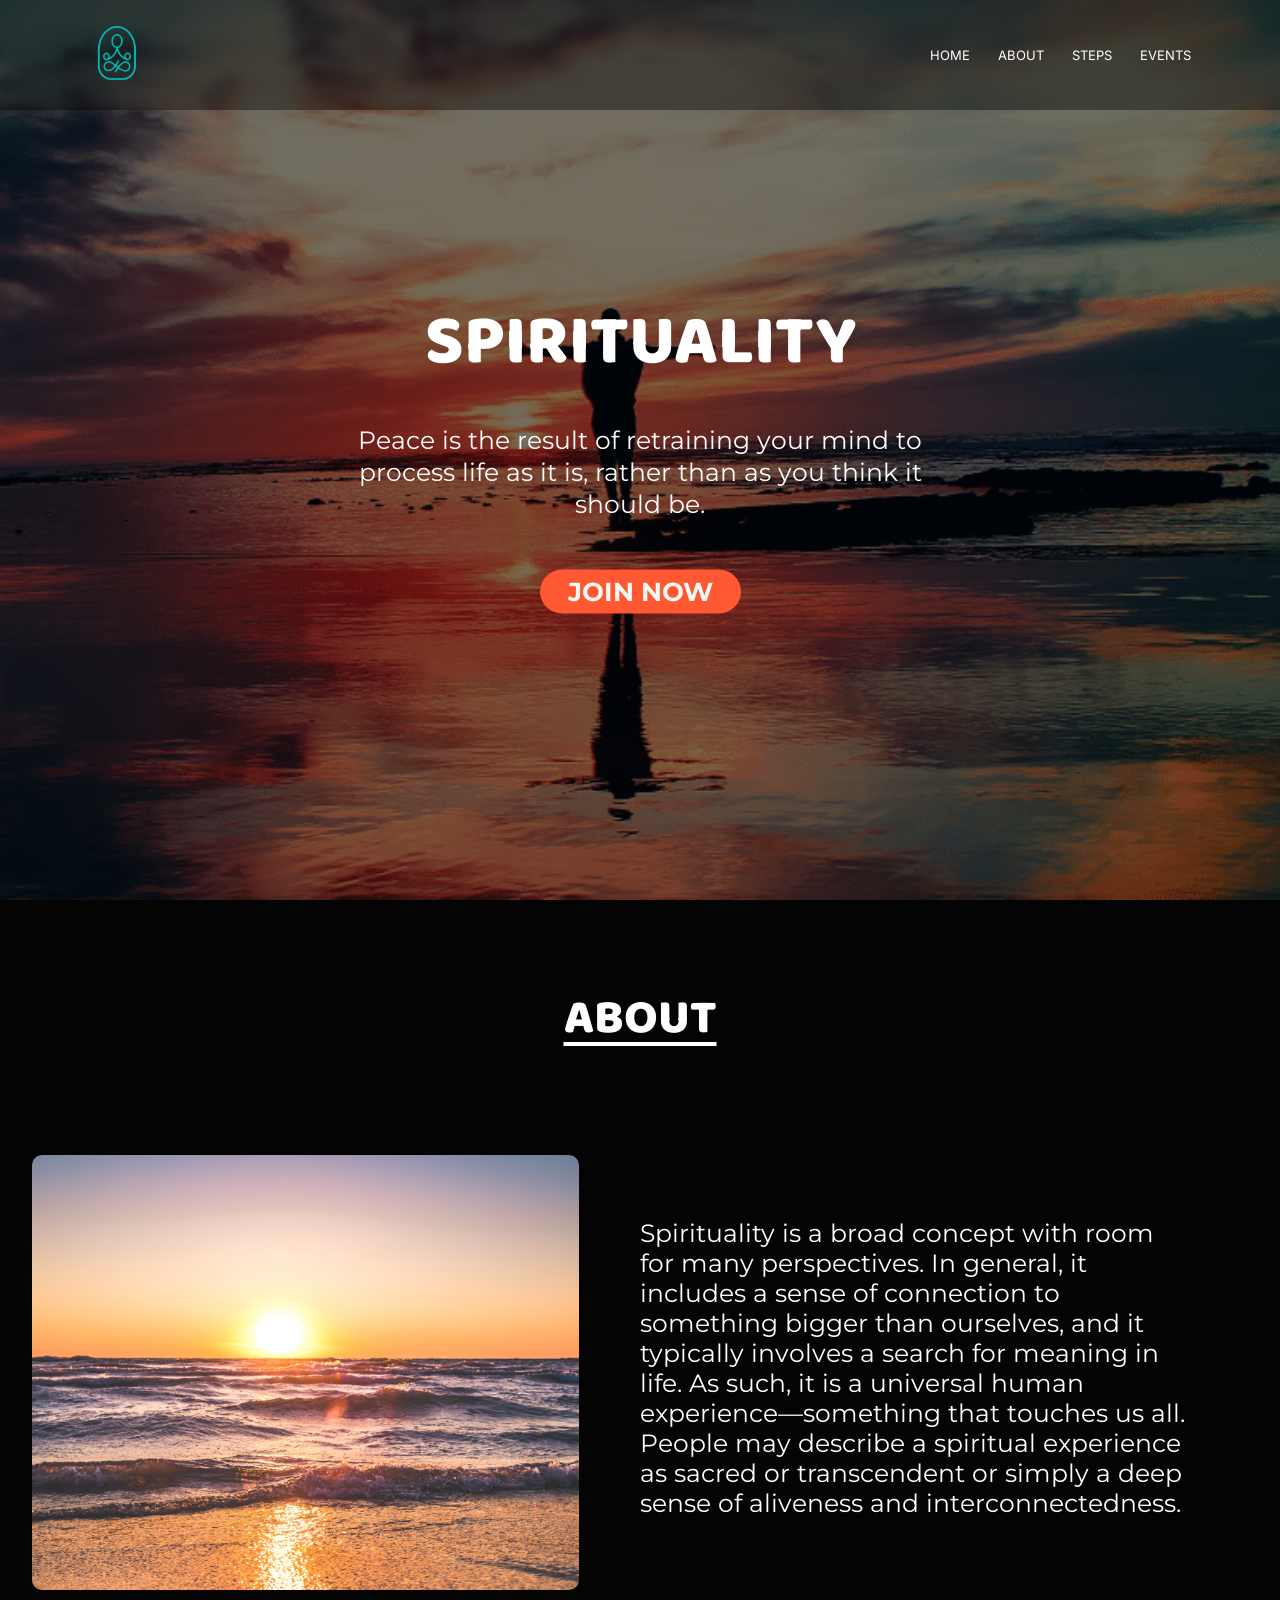
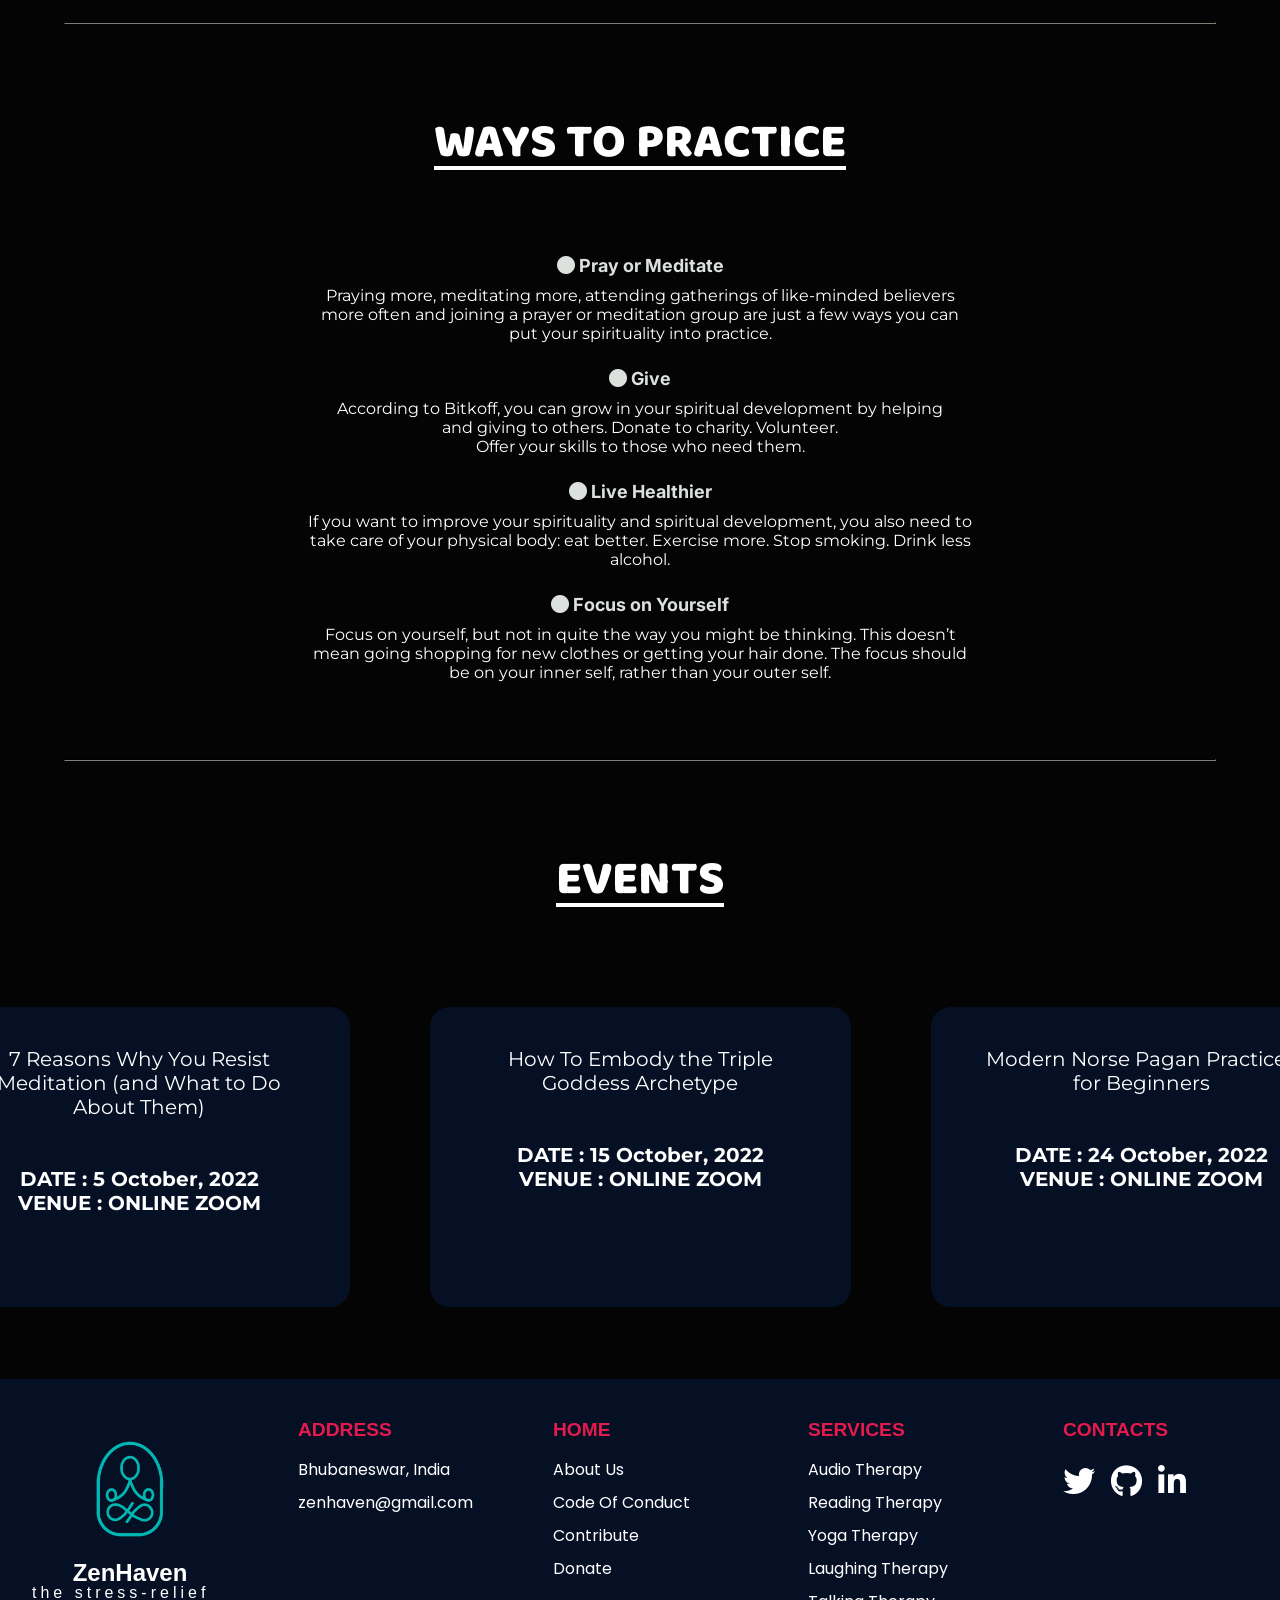
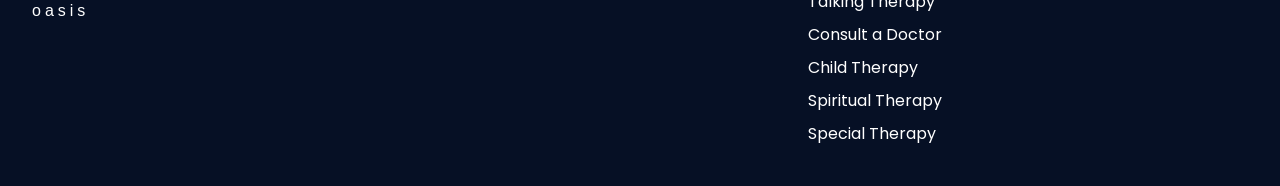
<file: html/spirituality.html>
<!DOCTYPE html>
<html lang="en">
  <head>
    <meta charset="UTF-8" />
    <meta http-equiv="X-UA-Compatible" content="IE=edge" />
    <meta name="viewport" content="width=device-width, initial-scale=1.0" />
    <link rel="icon" href="/images/favicon.png" />
    <link rel="preconnect" href="https://fonts.googleapis.com" />
    <link rel="preconnect" href="https://fonts.gstatic.com" crossorigin />
    <link
      rel="stylesheet"
      text="text/CSS"
      href="https://cdnjs.cloudflare.com/ajax/libs/font-awesome/6.1.1/css/all.min.css"
    />
    <link
      href="https://fonts.googleapis.com/css2?family=Inter:wght@100;400;700&display=swap"
      rel="stylesheet"
    />
    
    <title>ZenHaven - Spiritual Therapy</title>
    <link rel="stylesheet" href="../css/spirituality.css" />
  </head>
  <body>
    <!-- Navbar Section -->
    <nav>
      <a href="../index.html"
        ><img class="audio-logo" src="../logo.png" alt="Logo"
      /></a>

      <div class="nav-links" id="navLinks">
        <ul>
          <li><a href="../index.html">HOME</a></li>
          <li><a href="#about" class=".smooth-scroll">ABOUT</a></li>
          <li><a href="#steps" class=".smooth-scroll">STEPS</a></li>
          <li><a href="#Events" class=".smooth-scroll">EVENTS</a></li>
        </ul>
      </div>
      <div class="hamburger" id="ham">
        <svg stroke="currentColor" fill="currentColor" stroke-width="0" viewBox="0 0 1024 1024" height="1em" width="1em" xmlns="http://www.w3.org/2000/svg"><path d="M904 160H120c-4.4 0-8 3.6-8 8v64c0 4.4 3.6 8 8 8h784c4.4 0 8-3.6 8-8v-64c0-4.4-3.6-8-8-8zm0 624H120c-4.4 0-8 3.6-8 8v64c0 4.4 3.6 8 8 8h784c4.4 0 8-3.6 8-8v-64c0-4.4-3.6-8-8-8zm0-312H120c-4.4 0-8 3.6-8 8v64c0 4.4 3.6 8 8 8h784c4.4 0 8-3.6 8-8v-64c0-4.4-3.6-8-8-8z"></path></svg>
      </div>
      
    </nav>

      <!-- Mobile Layout Navbar -->
    <div class="menu" id="menu">
      <ul class="menu-link">
        <li><a href="../index.html">HOME</a></li>
        <li><a class="close" href="#about">ABOUT</a></li>
        <li><a class="close" href="#steps">STEPS </a></li>
        <li><a class="close" href="#Events">EVENTS </a></li>
      </ul>
    </div>
      <!-- Mobile Layout Navbar Ends Here -->

    <!-- Navbar Section Ends Here -->

    <div class="menu" id="menu">
      <ul class="menu-link">
        <li><a href="../index.html">HOME</a></li>
        <li><a class="close" href="#about">ABOUT</a></li>
        <li><a class="close" href="#images">IMAGES </a></li>
        <li><a class="close" href="#videos">VIDEOS </a></li>
      </ul>
    </div>
    <header>
        <div class="back">

        </div>
            <div class="center"> 
                <h1 id="title">SPIRITUALITY</h1>
                <h3 id="subtitle">Peace is the result of retraining your mind to process life as it is, rather than as you think it should be.</h3><h3 class="title-button">
                    JOIN NOW
                </h3></div>
                    
        </header>
        <section id="about" class="about">
      <h1 class="section-headings">ABOUT</h1>
      <div class="bfit">
        <img src="../images/Spirituality2.png"
            width="700" height="600">
        <div class="btext">
            <div class="baby-text">
              <p>Spirituality is a broad concept with room for many perspectives. In general, it includes a sense of connection to something bigger than ourselves, and it typically involves a search for meaning in life. As such, it is a universal human experience—something that touches us all. People may describe a spiritual experience as sacred or transcendent or simply a deep sense of aliveness and interconnectedness.

</p>
            </div>
        </div>

    </div>
  </div>
    </div>
    </section>
    <hr/>
    <section id="steps">
      <h1 class="section-headings">WAYS TO PRACTICE</h1>
      <div>
        <div class="pt1">
          <h2 class="pt-head">
            
          <i class="fa fa-circle" aria-hidden="true"></i> Pray or Meditate
          </h2>
          <p style="text-align: center;">Praying more, meditating more, attending gatherings of like-minded believers<br> more often and joining a prayer or meditation group are just a few ways you can<br> put your spirituality into practice.</p>
        </div>
        <div class="pt1">
          <h2 class="pt-head">
            
          <i class="fa fa-circle" aria-hidden="true"></i> Give
          </h2>
          <p style="text-align: center;">According to Bitkoff, you can grow in your spiritual development by helping<br>and giving to others. Donate to charity. Volunteer.<br> Offer your skills to those who need them.</p>
        </div>
        <div class="pt1">
          <h2 class="pt-head">
            
          <i class="fa fa-circle" aria-hidden="true"></i> Live Healthier
          </h2>
          <p style="text-align: center;">If you want to improve your spirituality and spiritual development, you also need to<br> take care of your physical body: eat better. Exercise more. Stop smoking. Drink less<br> alcohol.
        </div>
        <div class="pt1">
          <h2 class="pt-head">
            
          <i class="fa fa-circle" aria-hidden="true"></i> Focus on Yourself  
          </h2>
          <p style="text-align: center;">Focus on yourself, but not in quite the way you might be thinking. This doesn’t<br> mean going shopping for new clothes or getting your hair done. The focus should<br> be on your inner self, rather than your outer self.</p>
        </div>
      </div>
      
     
      <br>
    </section>
    <hr/>
    <!-- Events Section  -->
  <section id="Events" style="text-align: center;">
    <h1 class="section-headings">EVENTS</h1>
    <div class="footer-side-col" style="text-align: center;">
      <div class="col">
        <p style="color: white; width: 421px;
        height: 300px;
        background: rgb(6, 16, 37);
        border-radius: 20px; font-family: 'Montserrat'; font-size:20px; padding: 40px;">7 Reasons Why You Resist Meditation (and What to Do About Them)<br><br><br><b>DATE : 5 October, 2022<br>
VENUE : ONLINE ZOOM</b> </p>
      </div>

      <div class="col">
        <p style="color: white; width: 421px;
        height: 300px;
        background: rgb(6, 16, 37);
        border-radius: 20px; font-family: 'Montserrat'; font-size:20px; padding: 40px;">How To Embody the Triple Goddess Archetype
<br><br><br><b>DATE : 15 October, 2022<br>
VENUE : ONLINE ZOOM</b> </p>
      </div>

      <div class="col">
        <p style="color: white; width: 421px;
        height: 300px;
        background: rgb(6, 16, 37);
        border-radius: 20px; font-family: 'Montserrat'; font-size:20px; padding: 40px;">Modern Norse Pagan
Practices for Beginners
<br><br><br><b>DATE : 24 October, 2022<br>
VENUE : ONLINE ZOOM</b> </p>
      </div>

      

  </section>


     <!-- footer start -->
     <footer>
      <div class="footer-container">
        <!--logo and info column-->
        <div class="col">
          <!--logo insert-->
          <img src="../logo.png" alt="logo" class="footlogo" />
          <div class="footercontent">
            <h2 class="footerheading">ZenHaven</h2>
            <p class="footerpara">the stress-relief oasis</p>
          </div>
        </div>
  
        <!--ADDRESS COLUMN-->
  
        <div class="footer-side-col">
          <div class="col">
            <h3>
              ADDRESS
              <div class="underline"><span></span></div>
            </h3>
            <p>Bhubaneswar, India</p>
            <p class="email-id"><a href="mailto:zenhaven@gmail.com">zenhaven@gmail.com</a></p>
          </div>
          <!--HOME COLUMN-->
          <div class="col">
            <h3>HOME</h3>
            <ul>
              <li><a href="#about">About Us</a></li>
              <li>
                <a>Code Of Conduct</a>
              </li>
              <li>
                <a >Contribute</a>
              </li>
              <li>
                <a>Donate</a>
              </li>
            </ul>
          </div>
          <!--OUR SERVICES COLUMN-->
          <div class="col">
            <h3>
              SERVICES
              <div class="underline"><span></span></div>
            </h3>
            <ul>
              <li>
                <a href="/html/audioTherapy.html">Audio Therapy</a>
              </li>
              <li>
                <a href="/html/readingTherapy.html">Reading Therapy</a>
              </li>
              <li>
                <a href="/html/yogatherapy.html">Yoga Therapy</a>
              </li>
              <li>
                <a href="/html/laughTherapy.html">Laughing Therapy</a>
              </li>
              <li>
                <a href="/html/talkingTherapy.html">Talking Therapy</a>
              </li>
              <li>
                <a href="https://www.practo.com/counselling-psychology">Consult a Doctor</a>
              </li>
              <li>
                <a href="/html/childTherapy.html">Child Therapy</a>
              </li>
              <li>
                <a href="/html/spirituality.html">Spiritual Therapy</a>
              </li>
              <li>
                <a href="/html/specialTherapy.html">Special Therapy</a>
              </li>
            </ul>
          </div>
          <!--CONTACTS COLUMN-->
          <div class="col">
            <h3>
              CONTACTS
              <div class="underline"><span></span></div>
            </h3>
            <div class="social-menu">
              <ul>
                <a target="_blank">
                  <li id="social-twitter"><i class="fab fa-2x fa-twitter"></i></li>
                </a>
                <a target="_blank">
                  <li id="social-github"><i class="fab fa-2x fa-github"></i></li>
                </a>
                <a target="_blank">
                  <li id="social-linkedin"><i class="fab fa-2x fa-linkedin-in"></i></li>
                </a>
              </ul>
            </div>
          </div>
        </div>
      </div>
      </div>
    </footer>
  <script src="childTherapy.js"></script>
  </body>
</html>
</file>
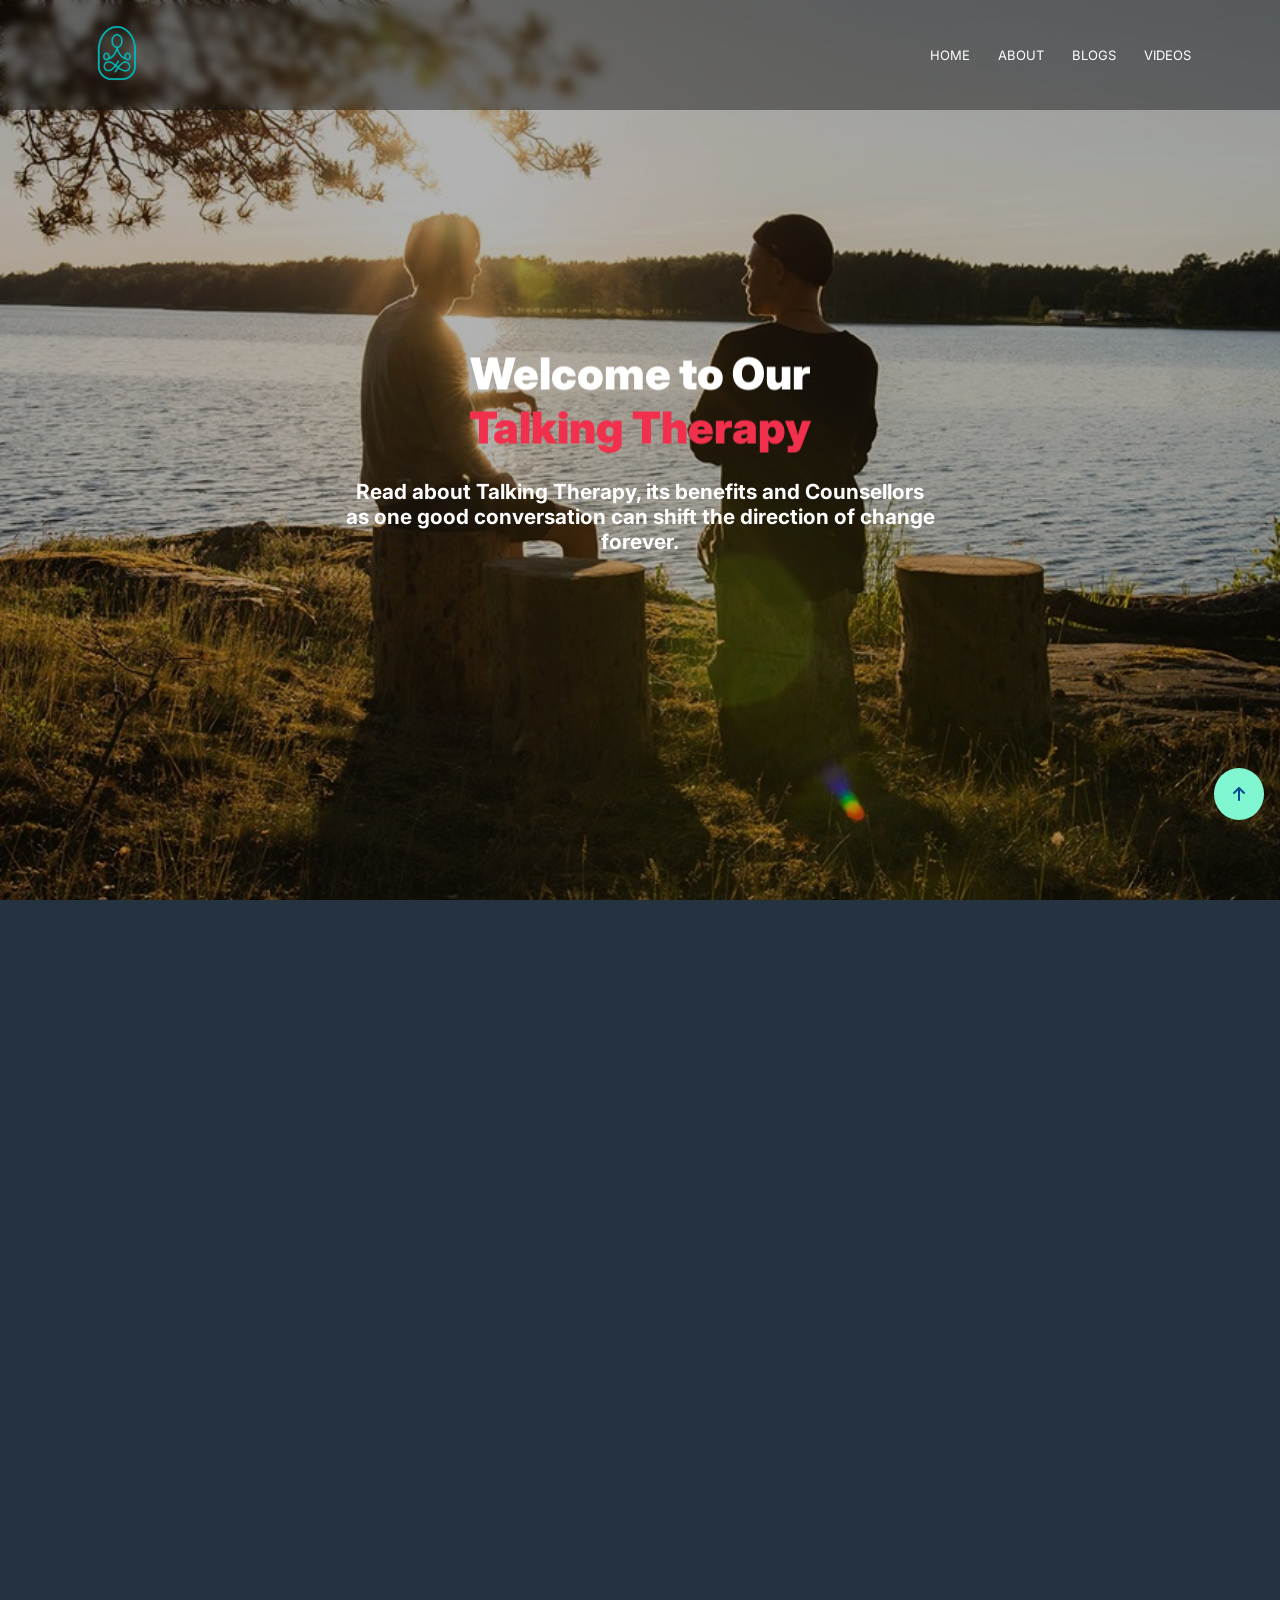
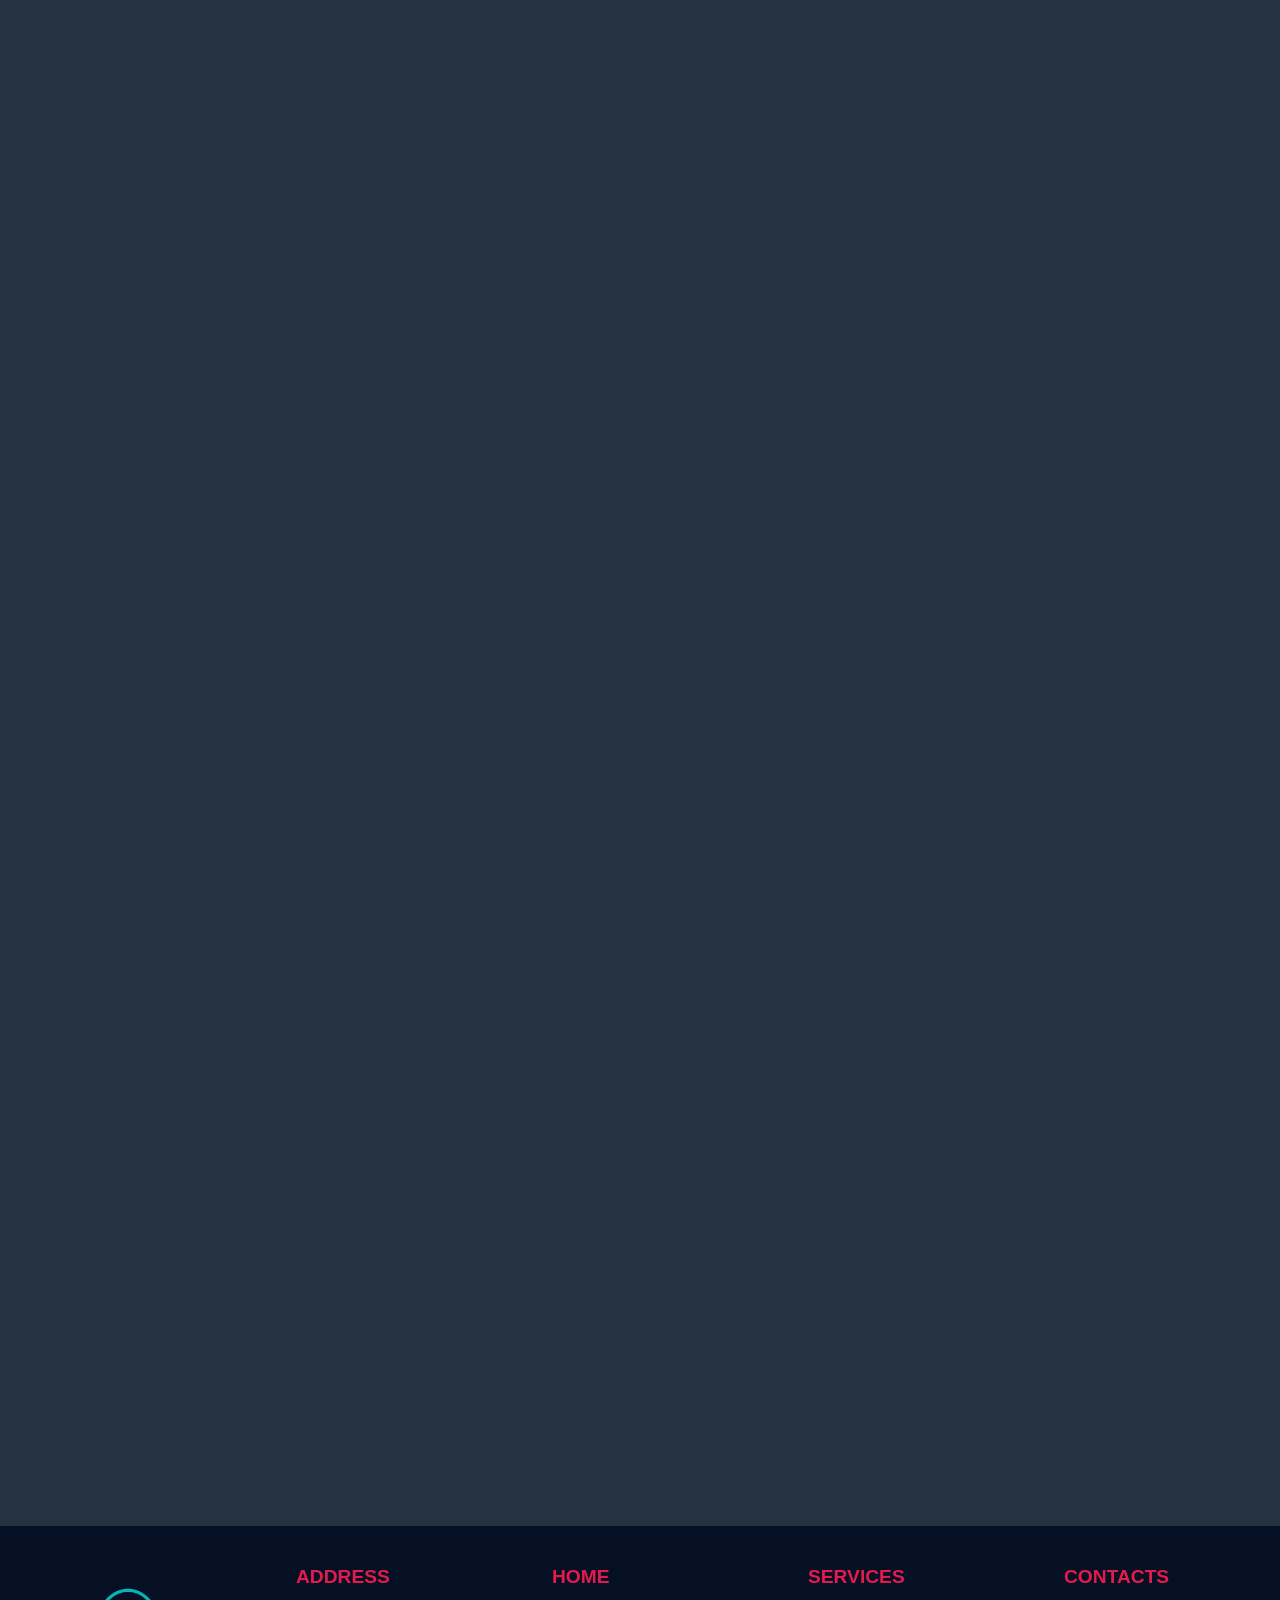
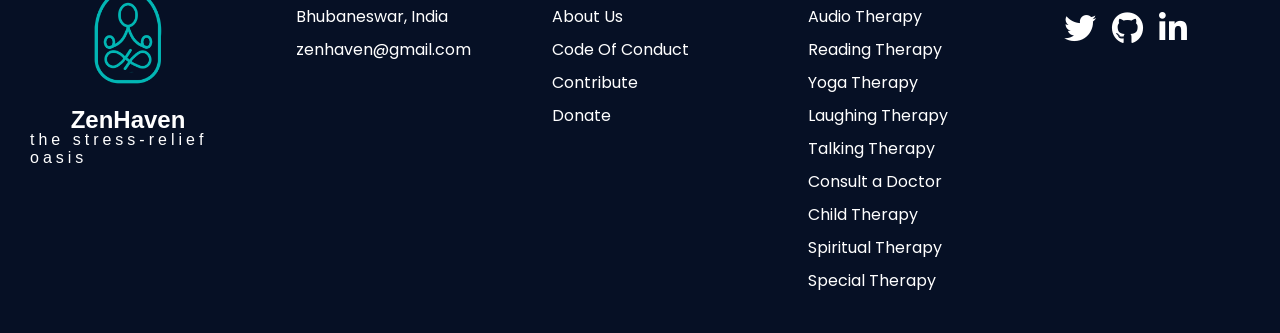
<file: html/talkingTherapy.html>
<!DOCTYPE html>
<html lang="en">

<head>
  <meta charset="UTF-8" />
  <meta http-equiv="X-UA-Compatible" content="IE=edge" />
  <meta name="viewport" content="width=device-width, initial-scale=1.0" />
  <link rel="icon" href="/images/favicon.png">
  <link rel="preconnect" href="https://fonts.googleapis.com">
  <link rel="preconnect" href="https://fonts.gstatic.com" crossorigin>
  <link href="https://fonts.googleapis.com/css2?family=Inter:wght@100;400;700&display=swap" rel="stylesheet">
  <title>ZenHaven - Talking Therapy</title>
  <link rel="stylesheet" href="../css/talking.css" />
  <link rel="stylesheet" text="text/CSS"
    href="https://cdnjs.cloudflare.com/ajax/libs/font-awesome/6.1.1/css/all.min.css">
  <link href="https://unpkg.com/aos@2.3.1/dist/aos.css" rel="stylesheet">
</head>

<body onload="myfunction()" id="main">
  <div id="load">
    <div style="background-color: white; height: 25vh; width: 100%; position: relative; top: -70px;"></div>
  </div>
  <div id="back-top-div" class="back-top-wrap">
    <i class="fas fa-arrow-up"></i>
  </div>

  <!-- Navbar Section -->
  <nav>
    <a href="../index.html"><img class="talking-logo" src="../logo.png" alt="Logo" /></a>

    <div class="nav-links" id="navLinks">
      <i class="fa fa-times" onclick="hidemenu()"></i>
      <ul>
        <li><a href="../index.html">HOME</a></li>
        <li><a href="#about" class=".smooth-scroll">ABOUT</a></li>
        <li><a href="#blogs" class=".smooth-scroll">BLOGS </a></li>
        <li><a href="#video" class=".smooth-scroll">VIDEOS </a></li>


      </ul>
    </div>
    <div class="hamburger" id="ham">
      <svg stroke="currentColor" fill="currentColor" stroke-width="0" viewBox="0 0 1024 1024" height="1em" width="1em" xmlns="http://www.w3.org/2000/svg"><path d="M904 160H120c-4.4 0-8 3.6-8 8v64c0 4.4 3.6 8 8 8h784c4.4 0 8-3.6 8-8v-64c0-4.4-3.6-8-8-8zm0 624H120c-4.4 0-8 3.6-8 8v64c0 4.4 3.6 8 8 8h784c4.4 0 8-3.6 8-8v-64c0-4.4-3.6-8-8-8zm0-312H120c-4.4 0-8 3.6-8 8v64c0 4.4 3.6 8 8 8h784c4.4 0 8-3.6 8-8v-64c0-4.4-3.6-8-8-8z"></path></svg>
    </div>
    </nav>

  <!-- Mobile Layout Navbar -->

  <div class="menu" id="menu">
    <ul class="menu-link">
      <li><a href="../index.html">HOME</a></li>
      <li><a onclick="closeMenu()" href="#about">ABOUT</a></li>
      <li><a onclick="closeMenu()" href="#blogs">BLOGS</a></li>
      <li><a onclick="closeMenu()" href="#videos">VIDEOS</a></li>
    </ul>
  </div>

  <!-- Mobile Layout Navbar Ends Here -->

  <!-- Navbar Section Ends Here -->

  <!-- Header Section-->
  <header>
    <div class="filter"></div>
    <div class="center">
      <h1 data-aos="flip-up" id="title">Welcome to Our <br><span class="heading-span">Talking
          Therapy</span></h1>
      <h3  id="subtitle">Read about Talking Therapy, its benefits and
        Counsellors<br>as one good conversation can shift
        the direction of change forever.</h3>
    </div>
  </header>
  <!-- Header Section Ends Here -->

  <!-- About Section -->
  <section id="about">
    <h1 data-aos="flip-up" class="section-headings">ABOUT</h1>
    <p  data-aos="fade-left" class="sub">Here are the signs that you need a Talking Therapy!</p>
    <div class="container">

      <div  data-aos="fade-up" data-aos-duration="800"  class="cause first">
        <div class="layer">
          <h3>Depression</h3>
        </div>
        <h2>Depression</h2>
        <p>
          Depression is a mood disorder that causes persistent feelings of sadness, emptiness, and loss of joy.It is
          different from the mood fluctuations.
        </p>
        <a href="https://www.medicalnewstoday.com/articles/8933#definition" target="_blank">
          Read More
        </a>
      </div>

      <div data-aos="fade-up" data-aos-duration="800"  class="cause second">
        <div class="layer">
          <h3>Anxiety</h3>
        </div>
        <h2>Anxiety</h2>
        <p>
          Anxiety is your body’s natural response to stress. It’s a feeling of fear or apprehension about what’s going
          to happen and how will it happen.
        </p>
        <a href="https://www.health.harvard.edu/blog/anxiety-what-it-is-what-to-do-2018060113955" target="_blank">
          Read More
        </a>
      </div>

      <div data-aos="fade-up" data-aos-duration="800"  class="cause third">
        <div class="layer">
          <h3>Stress</h3>
        </div>
        <h2>Stress</h2>
        <p>
          Stress is a feeling of emotional or physical tension. It can come from any event or thought that makes you
          feel frustrated or angry.
        </p>
        <a href="https://www.medicalnewstoday.com/articles/145855" target="_blank">
          Read More
        </a>
      </div>
    </div>
  </section>
  <!-- About Section Ends Here -->

  <!-- Blog section  -->
  <section id="blogs">
    <h1 data-aos="flip-up" class="section-headings">BLOGS</h1>
    <div class="blog-container">
      <div  data-aos="fade-up" data-aos-duration="800"  class="blog-box">
        <div class="blog-img">
          <img src="../images/blog-1.jpg" alt="">
        </div>
        <div class="blog-content">
          <span>JUNE 23, 2022 MAHEVASH SHAIKH</span>
          <a href="https://www.healthyplace.com/blogs/copingwithdepression/2022/6/does-depression-make-you-feel-worthless-you-are-not-alone"
            target="_blank" class="blog-title">Does Depression Make You Feel Worthless? You Are Not Alone</a>
          <p>Has depression made you feel worthless? If so, you are not alone. You may even believe that you are
            worthless due to depression. Read on to find out how to fight this.</p>
          <a href="https://www.healthyplace.com/blogs/copingwithdepression/2022/6/does-depression-make-you-feel-worthless-you-are-not-alone"
            target="_blank">Read More-></a>
        </div>
      </div>
      <div  data-aos="fade-up" data-aos-duration="800" class="blog-box">
        <div class="blog-img">
          <img src="../images/blog-2.jpg" alt="">
        </div>
        <div class="blog-content">
          <span>JUNE 8, 2022 TJ DESALVO</span>
          <a href="https://www.healthyplace.com/blogs/anxiety-schmanxiety/2022/6/talking-to-others-about-my-mental-health"
            target="_blank" class="blog-title">Talking to Others About My Mental Health.Why Mental Health Is Hard to
            Talk About </a>
          <p>I've never been good at talking about my mental health with others, even those who I've known for years. In
            the past, I didn't have enough self-knowledge to be able to talk about it with anyone in an adequate way.
          </p>
          <a href="https://www.healthyplace.com/blogs/anxiety-schmanxiety/2022/6/talking-to-others-about-my-mental-health"
            target="_blank">Read More-></a>
        </div>
      </div>
      <div  data-aos="fade-up" data-aos-duration="800" class="blog-box">
        <div class="blog-img">
          <img src="../images/blog-3.jpg" alt="">
        </div>
        <div class="blog-content">
          <span>January 25, 2021 KELLY BILODEAU,</span>
          <a href="https://www.health.harvard.edu/blog/3-simple-strategies-for-stress-relief-2021012521806"
            target="_blank" class="blog-title">Stress Management-<br>Simple strategies for stress relief.
          </a>
          <p>The last few months of any year, with deadlines and holidays, often create a harried pace. The beginning of
            a new year can give you a chance to exhale. But even if you experience a few serene days or weeks, tight
            shoulders and tension are never far off.</p>
          <a href="https://www.health.harvard.edu/blog/3-simple-strategies-for-stress-relief-2021012521806"
            target="_blank">Read More-></a>
        </div>
      </div>
    </div>
  </section>
  <!-- Blog Section Ends Here -->

  <!-- Video Section  -->
  <section id="video">
    <h1 data-aos="flip-up" class="section-headings">VIDEOS</h1>

    <div class="video-container">
      <div  data-aos="fade-up" data-aos-duration="800"  class="collection">
        <div class="video">
          <iframe style="border-radius: 10px;" width="100%" height="380" src="https://www.youtube.com/embed/Nz9eAaXRzGg"
            title="YouTube video player" frameborder="0"
            allow="accelerometer; autoplay; clipboard-write; encrypted-media; gyroscope; picture-in-picture"
            allowfullscreen></iframe>

        </div>
      </div>
      <div  data-aos="fade-up" data-aos-duration="800" class="collection">
        <div class="video">
          <iframe style="border-radius: 10px;" width="100%" height="380" src="https://www.youtube.com/embed/UQ1wDXtPxxI"
            title="YouTube video player" frameborder="0"
            allow="accelerometer; autoplay; clipboard-write; encrypted-media; gyroscope; picture-in-picture"
            allowfullscreen></iframe>

        </div>
      </div>
      <div  data-aos="fade-up" data-aos-duration="800" class="collection">
        <div class="video">
          <iframe style="border-radius: 10px;" width="100%" height="380" src="https://www.youtube.com/embed/rmeGVhhbGrM"
            title="YouTube video player" frameborder="0"
            allow="accelerometer; autoplay; clipboard-write; encrypted-media; gyroscope; picture-in-picture"
            allowfullscreen></iframe>
        </div>
      </div>
      <div  data-aos="fade-up" data-aos-duration="800" class="collection">
        <div class="video">
          <iframe style="border-radius: 10px;" width="100%" height="380"src="https://www.youtube.com/embed/8jPQjjsBbIc" title="YouTube video player" frameborder="0" allow="accelerometer; autoplay; clipboard-write; encrypted-media; gyroscope; picture-in-picture" allowfullscreen></iframe>
        </div>
      </div>
      <div  data-aos="fade-up" data-aos-duration="800" class="collection">
        <div class="video">
          <iframe style="border-radius: 10px;" width="100%" height="380" src="https://www.youtube.com/embed/4ZQkYSpmOdU" title="YouTube video player" frameborder="0" allow="accelerometer; autoplay; clipboard-write; encrypted-media; gyroscope; picture-in-picture" allowfullscreen></iframe>
        </div>
      </div>
      <div  data-aos="fade-up" data-aos-duration="800" class="collection">
        <div class="video">
          <iframe style="border-radius: 10px;" width="100%" height="380" src="https://www.youtube.com/embed/m3-O7gPsQK0" title="YouTube video player" frameborder="0" allow="accelerometer; autoplay; clipboard-write; encrypted-media; gyroscope; picture-in-picture" allowfullscreen></iframe>
        </div>
  </section>


  <!-- footer start -->
  <footer>
    <div class="footer-container">
      <!--logo and info column-->
      <div class="col">
        <!--logo insert-->
        <img src="../logo.png" alt="logo" class="footlogo" />
        <div class="footercontent">
          <h2 class="footerheading">ZenHaven</h2>
          <p class="footerpara">the stress-relief oasis</p>
        </div>
      </div>

      <!--ADDRESS COLUMN-->

      <div class="footer-side-col">
        <div class="col">
          <h3>
            ADDRESS
            <div class="underline"><span></span></div>
          </h3>
          <p>Bhubaneswar, India</p>
          <p class="email-id"><a href="mailto:zenhaven@gmail.com">zenhaven@gmail.com</a></p>
        </div>
        <!--HOME COLUMN-->
        <div class="col">
          <h3>HOME</h3>
          <ul>
            <li><a href="#about">About Us</a></li>
            <li>
              <a>Code Of Conduct</a>
            </li>
            <li>
              <a >Contribute</a>
            </li>
            <li>
              <a>Donate</a>
            </li>
          </ul>
        </div>
        <!--OUR SERVICES COLUMN-->
        <div class="col">
          <h3>
            SERVICES
            <div class="underline"><span></span></div>
          </h3>
          <ul>
            <li>
              <a href="/html/audioTherapy.html">Audio Therapy</a>
            </li>
            <li>
              <a href="/html/readingTherapy.html">Reading Therapy</a>
            </li>
            <li>
              <a href="/html/yogatherapy.html">Yoga Therapy</a>
            </li>
            <li>
              <a href="/html/laughTherapy.html">Laughing Therapy</a>
            </li>
            <li>
              <a href="/html/talkingTherapy.html">Talking Therapy</a>
            </li>
            <li>
              <a href="https://www.practo.com/counselling-psychology">Consult a Doctor</a>
            </li>
            <li>
              <a href="/html/childTherapy.html">Child Therapy</a>
            </li>
            <li>
              <a href="/html/spirituality.html">Spiritual Therapy</a>
            </li>
            <li>
              <a href="/html/specialTherapy.html">Special Therapy</a>
            </li>
          </ul>
        </div>
        <!--CONTACTS COLUMN-->
        <div class="col">
          <h3>
            CONTACTS
            <div class="underline"><span></span></div>
          </h3>
          <div class="social-menu">
            <ul>
              <a target="_blank">
                <li id="social-twitter"><i class="fab fa-2x fa-twitter"></i></li>
              </a>
              <a target="_blank">
                <li id="social-github"><i class="fab fa-2x fa-github"></i></li>
              </a>
              <a target="_blank">
                <li id="social-linkedin"><i class="fab fa-2x fa-linkedin-in"></i></li>
              </a>
            </ul>
          </div>
        </div>
      </div>
    </div>
    </div>
  </footer>
  <script type="text/javascript" src="../js/scrollsmooth.js"></script>
  <script src="https://unpkg.com/aos@2.3.1/dist/aos.js"></script>
  <script>
    AOS.init();
    const ham = document.getElementById("ham");
    const menu = document.getElementById("menu");
    const close = document.querySelectorAll('.close');

    const closeMenu = () => {
      if (menu.classList.contains("open")) {
        menu.classList.remove("open");

        console.log("open");
      }
      ham.innerHTML = '<svg stroke="currentColor" fill="currentColor" stroke-width="0" viewBox="0 0 1024 1024" height="1em" width="1em" xmlns="http://www.w3.org/2000/svg"><path d="M904 160H120c-4.4 0-8 3.6-8 8v64c0 4.4 3.6 8 8 8h784c4.4 0 8-3.6 8-8v-64c0-4.4-3.6-8-8-8zm0 624H120c-4.4 0-8 3.6-8 8v64c0 4.4 3.6 8 8 8h784c4.4 0 8-3.6 8-8v-64c0-4.4-3.6-8-8-8zm0-312H120c-4.4 0-8 3.6-8 8v64c0 4.4 3.6 8 8 8h784c4.4 0 8-3.6 8-8v-64c0-4.4-3.6-8-8-8z"></path></svg>'
    }

    const toggleMenu = () => {
      if (menu.classList.contains("open")) {
        menu.classList.remove("open");
        ham.innerHTML = '<svg stroke="currentColor" fill="currentColor" stroke-width="0" viewBox="0 0 1024 1024" height="1em" width="1em" xmlns="http://www.w3.org/2000/svg"><path d="M904 160H120c-4.4 0-8 3.6-8 8v64c0 4.4 3.6 8 8 8h784c4.4 0 8-3.6 8-8v-64c0-4.4-3.6-8-8-8zm0 624H120c-4.4 0-8 3.6-8 8v64c0 4.4 3.6 8 8 8h784c4.4 0 8-3.6 8-8v-64c0-4.4-3.6-8-8-8zm0-312H120c-4.4 0-8 3.6-8 8v64c0 4.4 3.6 8 8 8h784c4.4 0 8-3.6 8-8v-64c0-4.4-3.6-8-8-8z"></path></svg>'
        console.log("open");
      } else {
        menu.classList.add("open");
        ham.innerHTML = '<svg stroke="currentColor" fill="currentColor" stroke-width="0" viewBox="0 0 1024 1024" height="1em" width="1em" xmlns="http://www.w3.org/2000/svg"><path d="M563.8 512l262.5-312.9c4.4-5.2.7-13.1-6.1-13.1h-79.8c-4.7 0-9.2 2.1-12.3 5.7L511.6 449.8 295.1 191.7c-3-3.6-7.5-5.7-12.3-5.7H203c-6.8 0-10.5 7.9-6.1 13.1L459.4 512 196.9 824.9A7.95 7.95 0 0 0 203 838h79.8c4.7 0 9.2-2.1 12.3-5.7l216.5-258.1 216.5 258.1c3 3.6 7.5 5.7 12.3 5.7h79.8c6.8 0 10.5-7.9 6.1-13.1L563.8 512z"></path></svg>'
        console.log("close");
      }
    };
    ham.addEventListener("click", toggleMenu);
    close.forEach(ele => {
      ele.addEventListener("click", closeMenu);
    }
    )
  </script>
  <script>
    var preloader = document.getElementById('load');
    var scroll = document.getElementById('main');
    function myfunction(){
        preloader.style.display='none';
        scroll.style.overflow='scroll';
    }
    const backTopElement = document.getElementById("back-top-div");
      const minScolledAmountToBackTop = 800;

      window.addEventListener("scroll", () => {
        if (window.scrollY < minScolledAmountToBackTop) {
          backTopElement.classList.add("hidden");
        } else {
          backTopElement.classList.remove("hidden");
        }
      });

      const backTop = () => {
        window.scrollTo(0, 0);
      };

      backTopElement.addEventListener("click", backTop);
      ham.addEventListener("click", toggleMenu);
</script>
<script src="https://unpkg.com/aos@2.3.1/dist/aos.js"></script>
<script>
  AOS.init();
</script>
</body>

</html>
</file>
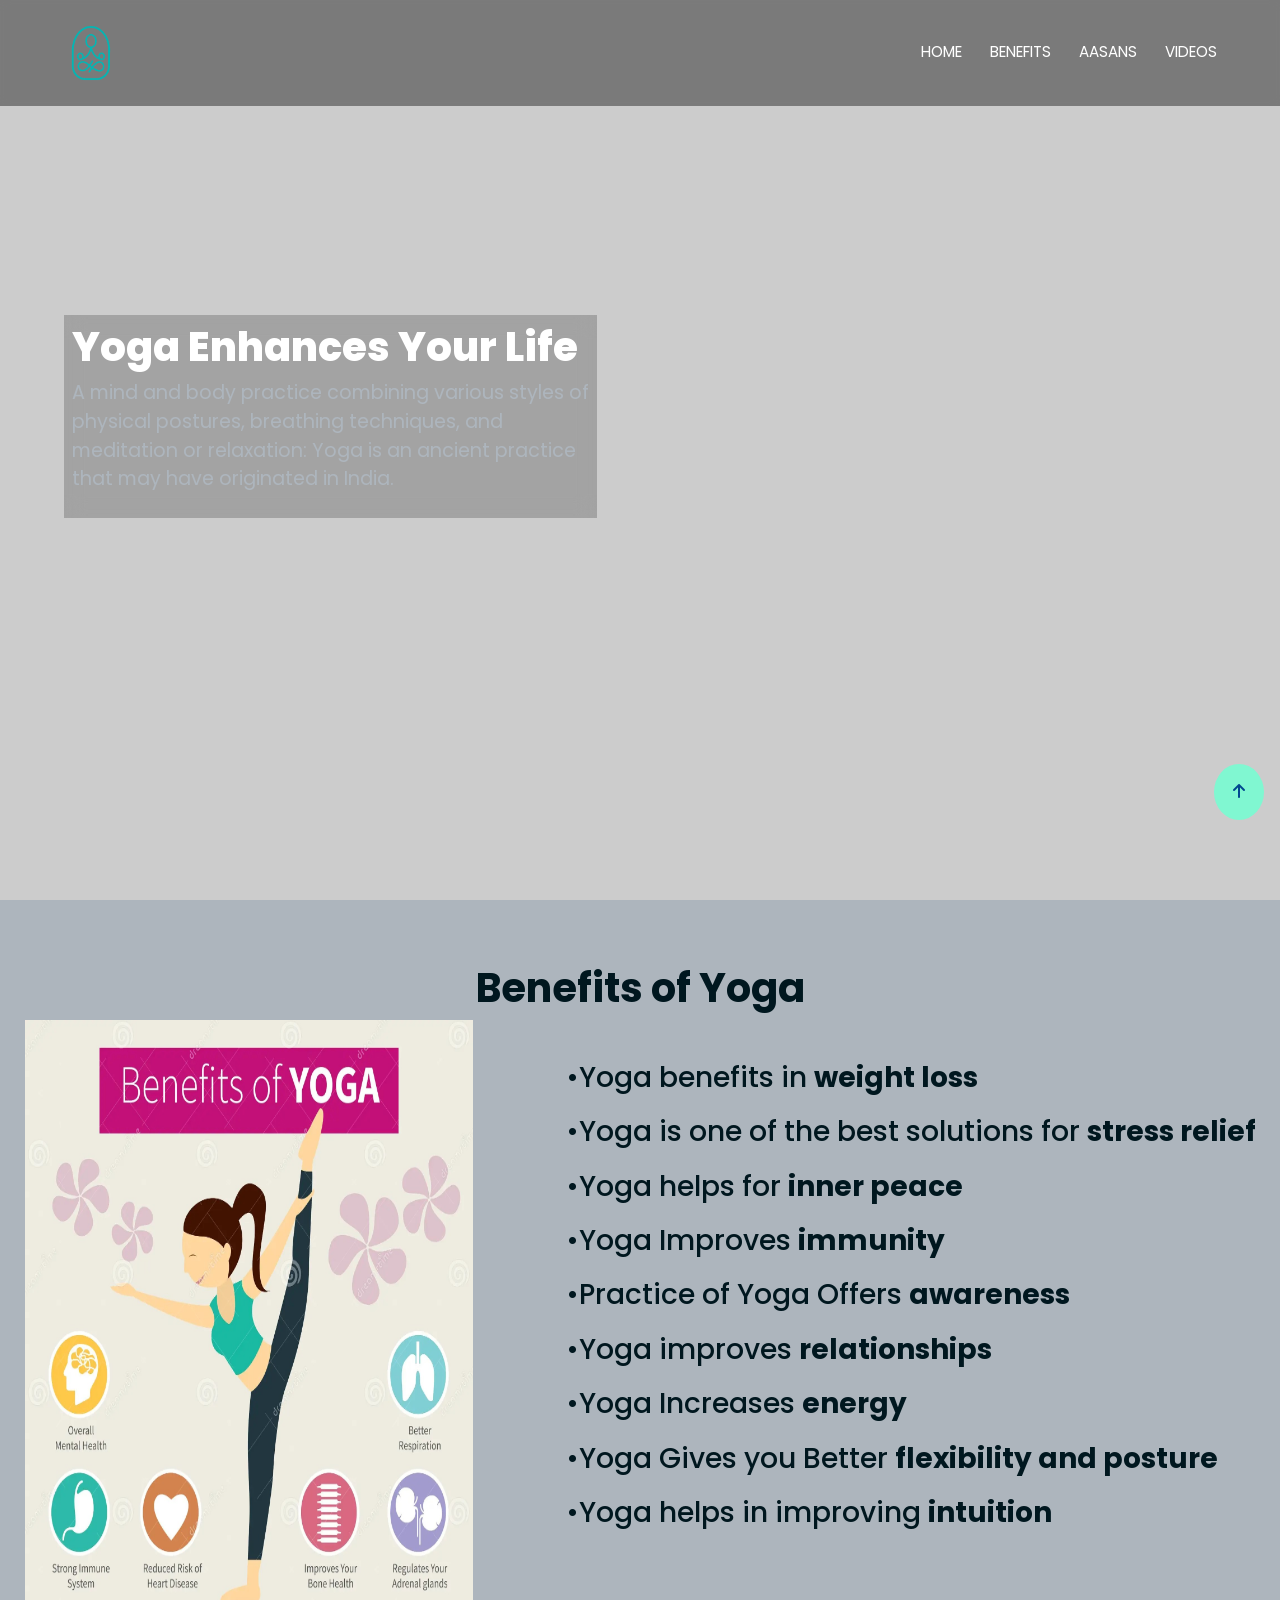
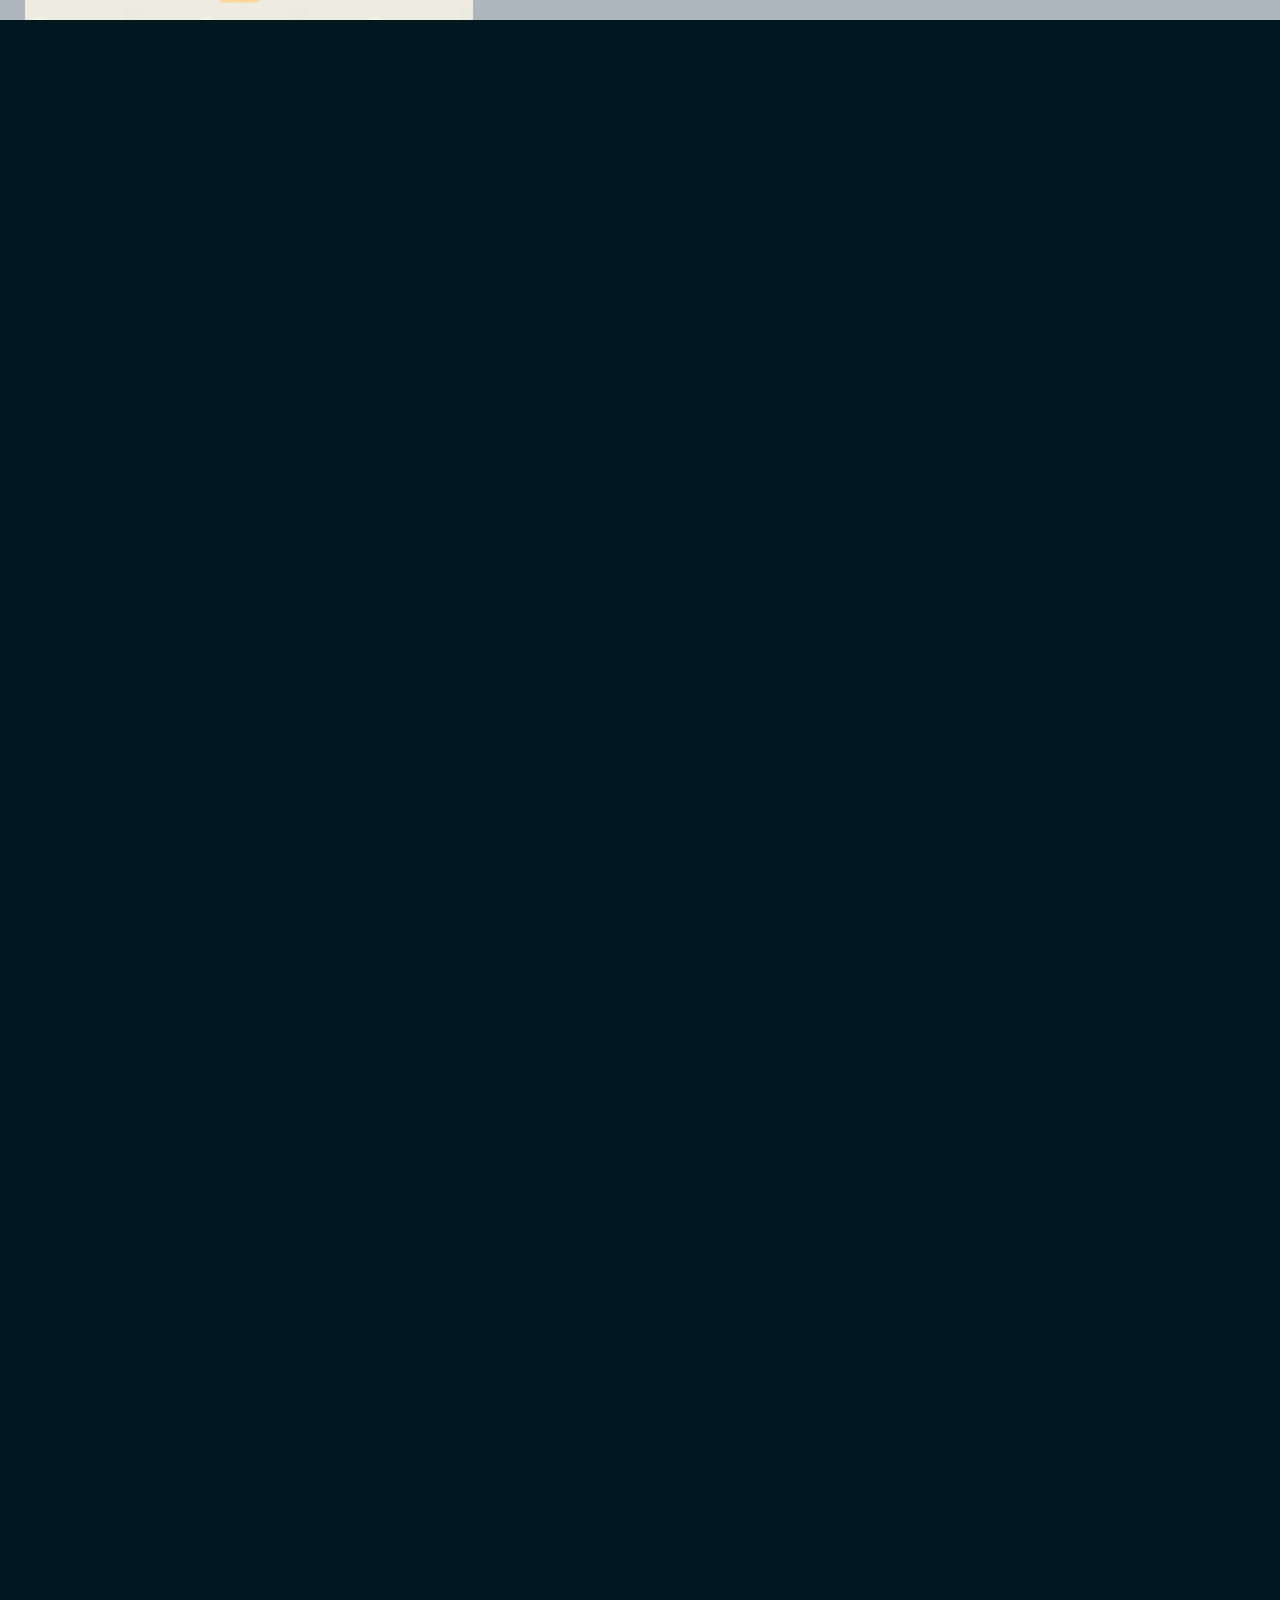
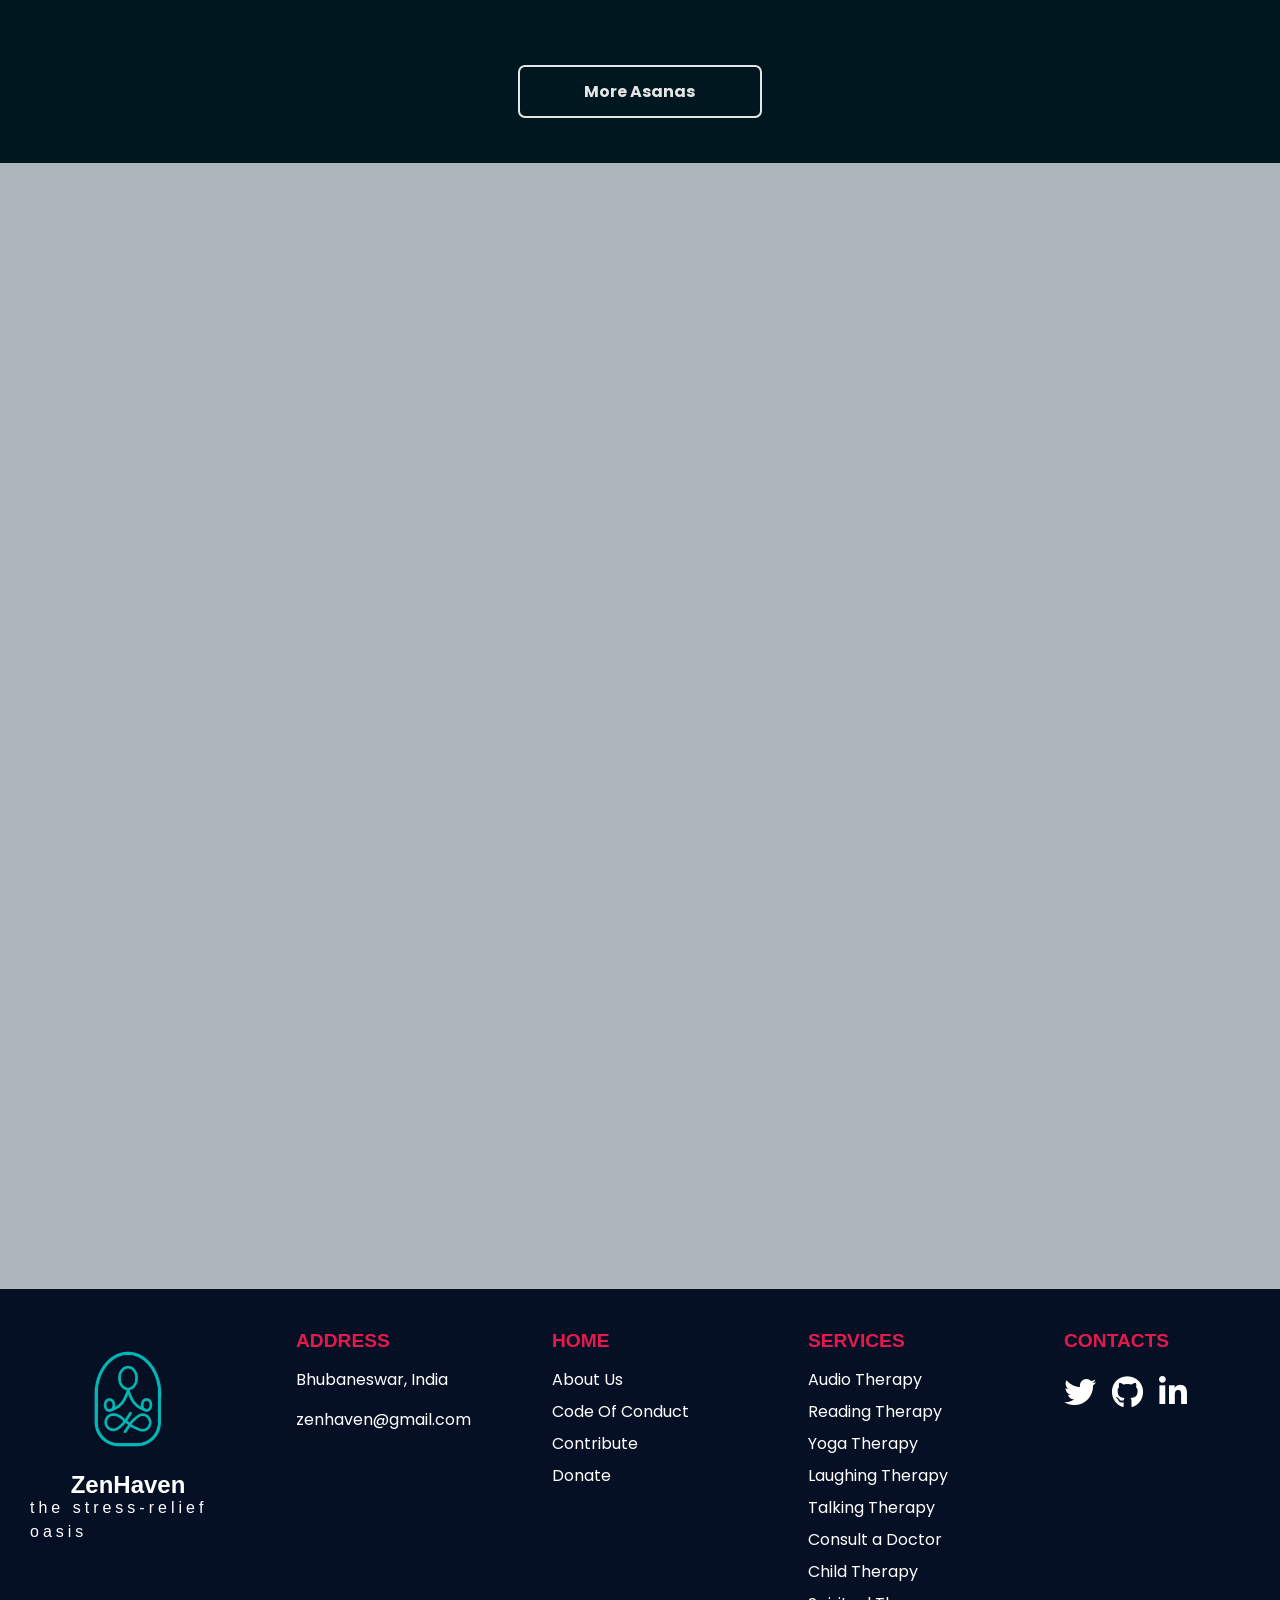
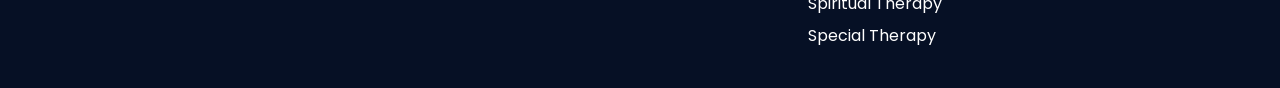
<file: html/yogatherapy.html>
<!DOCTYPE html>
<html lang="en">
  <head>
    <meta charset="UTF-8" />
    <meta http-equiv="X-UA-Compatible" content="IE=edge" />
    <meta name="viewport" content="width=device-width, initial-scale=1.0" />
    <link rel="icon" href="/images/favicon.png" />
    <link rel="preconnect" href="https://fonts.googleapis.com" />
    <link rel="preconnect" href="https://fonts.gstatic.com" crossorigin />
    <link
      href="https://fonts.googleapis.com/css2?family=Inter:wght@100;400;700&display=swap"
      rel="stylesheet"
    />
    <link
      rel="stylesheet"
      text="text/CSS"
      href="https://cdnjs.cloudflare.com/ajax/libs/font-awesome/6.1.1/css/all.min.css"
    />
    <link
      href="https://cdn.jsdelivr.net/npm/bootstrap@5.2.0/dist/css/bootstrap.min.css"
      rel="stylesheet"
      integrity="sha384-gH2yIJqKdNHPEq0n4Mqa/HGKIhSkIHeL5AyhkYV8i59U5AR6csBvApHHNl/vI1Bx"
      crossorigin="anonymous"
    />
    <link rel="stylesheet" href="../css/yoga.css" />
    <title>Zehaven - Yoga Therapy</title>
    <link href="https://unpkg.com/aos@2.3.1/dist/aos.css" rel="stylesheet">
  </head>

  <body onload="myfunction()" id="main">
    <div id="load">
      <div style="background-color: white; height: 25vh; width: 100%; position: relative; top: -70px;"></div>
    </div>
    <div id="back-top-div" class="back-top-wrap">
      <i class="fas fa-arrow-up"></i>
    </div>
    <!-- Navbar Section -->
    <nav>
      <a href="../index.html"
        ><img class="logo" src="../logo.png" alt="Logo"
      /></a>

        <div class="nav-links" id="navLinks">
            <ul>
                <li><a href="../index.html">HOME</a></li>
                <li><a href="#benefits">BENEFITS</a></li>
                <li><a href="#aasan">AASANS </a></li>
                <li><a href="#videos">VIDEOS </a></li>
            </ul>
        </div>

        <div class="hamburger" id="ham">
          <svg stroke="currentColor" fill="currentColor" stroke-width="0" viewBox="0 0 1024 1024" height="1em" width="1em" xmlns="http://www.w3.org/2000/svg"><path d="M904 160H120c-4.4 0-8 3.6-8 8v64c0 4.4 3.6 8 8 8h784c4.4 0 8-3.6 8-8v-64c0-4.4-3.6-8-8-8zm0 624H120c-4.4 0-8 3.6-8 8v64c0 4.4 3.6 8 8 8h784c4.4 0 8-3.6 8-8v-64c0-4.4-3.6-8-8-8zm0-312H120c-4.4 0-8 3.6-8 8v64c0 4.4 3.6 8 8 8h784c4.4 0 8-3.6 8-8v-64c0-4.4-3.6-8-8-8z"></path></svg>
        </div>
    </nav>
    <!-- Navbar Section Ends Here -->

    <div class="menu" id="menu">
      <ul class="menu-link">
        <li><a href="/index.html">HOME</a></li>
        <li><a class="close" href="#benefits">BENEFITS</a></li>
        <li><a class="close" href="#aasan">AASANS</a></li>
        <li><a class="close" href="#videos">VIDEOS</a></li>
      </ul>
    </div>

    <!-- Header Section-->
    <header>
      <div class="filter"></div>
      <div class="text col-lg-5 container-glass">
<!-- <<<<<<< HEAD -->
        <h1>Yoga Enhances Your Life</h1>
        <p>
          A mind and body practice combining various styles of 
          physical postures, breathing techniques, and meditation or relaxation:
          Yoga is an ancient practice that may have originated in India.
<!-- =======
        <h1 data-aos="fade-up" data-aos-duration="800" >Yoga Enhances Your Life</h1>
        <p data-aos="fade-up" data-aos-duration="800" >
          Yoga is a mind and body practice. Various styles of yoga combine
          physical postures, breathing techniques, and meditation or relaxation.
          Yoga is an ancient practice that may have originated in India. It
          involves movement, meditation, and breathing techniques to promote
          mental and physical well-being.
>>>>>>> f89ceffa523ddd4d49b9eb8d92323d68bc2cb804 -->
        </p>
      </div>
    </header>
    <!-- Header Section Ends here -->

    <!--Benefits section-->
    <section class="benefits" id="benefits">

        <div class="col-md-12 text-center">
            <h1><strong>Benefits of Yoga</strong></h1>
        </div>
        <div class="bfit">
            <img src="/images/yoga_benefits2.jpg"
                width="700" height="600">
            <ul class="btext">
                <li class="yoga-text"><h3>• </h3><h3>Yoga benefits in <strong>weight loss</strong></h3></li>  
                <li class="yoga-text"><h3>• </h3><h3>Yoga is one of the best solutions for <strong>stress relief</strong></h3></li>
                <li class="yoga-text"><h3>• </h3><h3>Yoga helps for <strong>inner peace</strong></h3></li>
                <li class="yoga-text"><h3>• </h3><h3>Yoga Improves <strong>immunity</strong></h3></li>
                <li class="yoga-text"><h3>• </h3><h3>Practice of Yoga Offers <strong>awareness</strong></h3></li>
                <li class="yoga-text"><h3>• </h3><h3>Yoga improves <strong>relationships</strong></h3></li>
                <li class="yoga-text"><h3>• </h3><h3>Yoga Increases <strong>energy</strong></h3></li>
                <li class="yoga-text"><h3>• </h3><h3>Yoga Gives you Better <strong>flexibility and posture</strong></h3></li>
                <li class="yoga-text"><h3>• </h3><h3>Yoga helps in improving <strong>intuition</strong></h3></li>
            </ul>

        </div>
      </div> 
    </section>
    <!--Benefits section ends-->

    <!--Aasan section starts-->
    <section class="aasan" id="aasan">
      <div class="row">
<!-- <<<<<<< HEAD -->
        <div data-aos="fade-up" data-aos-duration="800" class="aasan1">
          <div class="aasan1-img">
            <img src="../images/yoga1.webp"/>
          </div>
<!-- =======
        <div  data-aos="fade-up" data-aos-duration="800"  class="aasan1">
          <img src="../images/yoga1.webp" width="400px" height="250px" />
>>>>>>> f89ceffa523ddd4d49b9eb8d92323d68bc2cb804 -->
          <div class="atext">
            <h1>Ardha Chakrasana</h1>
            <p>
              Ardha Chakrasana, or the Standing Backward Bend Pose, stretches the
              front upper torso and tones the arms and shoulder muscles. Know the
              steps of doing the posture, all its benefits, and
              contraindications by clicking below.
            </p>
            <a
              href="https://www.artofliving.org/in-en/yoga/yoga-poses/standing-backward-bend"
              ><button>Read More</button></a
            >
          </div>
        </div>
<!-- <<<<<<< HEAD -->
        <div data-aos="fade-up" data-aos-duration="800" class="aasan1">
          <div class="aasan1-img">
            <img src="../images/yoga2.webp"/>
          </div>
<!-- =======
        <div  data-aos="fade-up" data-aos-duration="800" class="aasan1">
          <img src="../images/yoga2.webp" width="400px" height="250px" />
>>>>>>> f89ceffa523ddd4d49b9eb8d92323d68bc2cb804 -->
          <div class="atext">
            <h1>Virabhadrasana</h1>
            <p>
              Virabhadrasana or Warrior Pose increases stamina, strengthens
              arms, and brings courage and grace. It is an excellent yoga pose
              for those in sedentary jobs. It is also very beneficial in the
              case of frozen shoulders. Know the steps of doing the posture, all
              its benefits, and contraindications by clicking below.
            </p>
            <a
              href="https://www.artofliving.org/in-en/yoga/yoga-poses/warrior-pose-virbhadrasana"
              ><button>Read More</button></a
            >
          </div>
        </div>
<!-- <<<<<<< HEAD -->
        <div data-aos="fade-up" data-aos-duration="800" class="aasan1">
          <div class="aasan1-img">
            <img src="../images/yoga4.webp"/>
          </div>
<!-- =======
        <div  data-aos="fade-up" data-aos-duration="800" class="aasan1">
          <img src="../images/yoga4.webp" width="400px" height="250px" />
>>>>>>> f89ceffa523ddd4d49b9eb8d92323d68bc2cb804 -->
          <div class="atext">
            <h1>Paschim Namaskarasana</h1>
            <p>
              This yoga pose opens the abdomen and stretches the upper back and
              shoulder joints. Know the steps of doing the posture, all its
              benefits, and contraindications by clicking below.
            </p>
            <a
              href="https://www.artofliving.org/in-en/yoga/yoga-poses/reverse-prayer-pose"
              ><button>Read More</button></a
            >
          </div>
        </div>
<!-- <<<<<<< HEAD -->
        <div data-aos="fade-up" data-aos-duration="800" class="aasan1">
          <div class="aasan1-img">
            <img src="../images/yoga5.webp"/>
          </div>
<!-- =======
        <div  data-aos="fade-up" data-aos-duration="800" class="aasan1">
          <img src="../images/yoga5.webp" width="400px" height="250px" />
>>>>>>> f89ceffa523ddd4d49b9eb8d92323d68bc2cb804 -->
          <div class="atext">
            <h1>Ardha Matsyendrasana</h1>
            <p>
              Ardha Matsyendrasana, or the Half Spinal Twist Pose, makes the spine
              more elastic and increases the oxygen supply to the lungs. Know the
              steps of doing the posture, all its benefits, and
              contraindications by clicking below.
            </p>
            <a
              href="https://www.artofliving.org/in-en/yoga/yoga-poses/sitting-half-spinal-twist-ardha-matsyendrasana"
              ><button>Read More</button></a
            >
          </div>
        </div>
<!-- <<<<<<< HEAD -->
        <div data-aos="fade-up" data-aos-duration="800" class="aasan1">
          <div class="aasan1-img">
            <img src="../images/yoga3.webp"/>
          </div>
<!-- =======
        <div  data-aos="fade-up" data-aos-duration="800" class="aasan1">
          <img src="../images/yoga3.webp" width="400px" height="250px" />
>>>>>>> f89ceffa523ddd4d49b9eb8d92323d68bc2cb804 -->
          <div class="atext">
            <h1>Prasarita Padahastasana</h1>
            <p>
              This yoga pose lengthens the spine, strengthens the legs and feet,
              and strengthens the abdomen. Know the steps of doing the posture,
              all its benefits, and contraindications by clicking below.
            </p>
            <a
              href="https://www.artofliving.org/in-en/yoga/yoga-poses/standing-forward-bend"
              ><button>Read More</button></a
            >
          </div>
        </div>
        <a
          class="more"
          href="https://www.artofliving.org/in-en/yoga/yoga-poses/sitting-standing-recumbent-yoga-poses"
        >
          More Asanas</a
        >
      </div>
    </section>

    <section class="videos" id="videos">
      <div  data-aos="fade-up" data-aos-duration="800"  class="flip-card">
        <div class="inner">
          <div class="tajMahal col-lg-6 col-md-12">
            <iframe
              width="560"
              height="315"
              src="https://www.youtube.com/embed/s2NQhpFGIOg"
              title="YouTube video player"
              frameborder="0"
              allow="accelerometer; autoplay; clipboard-write; encrypted-media; gyroscope; picture-in-picture"
              allowfullscreen
            >
            </iframe>
          </div>
        </div>
        <div class="inner">
          <div class="tajMahal col-lg-6 col-md-12">
            <iframe
              width="560"
              height="315"
              src="https://www.youtube.com/embed/g_tea8ZNk5A"
              title="YouTube video player"
              frameborder="0"
              allow="accelerometer; autoplay; clipboard-write; encrypted-media; gyroscope; picture-in-picture"
              allowfullscreen
            ></iframe>
          </div>
        </div>
      </div>
      <div  data-aos="fade-up" data-aos-duration="800"  class="flip-card">
        <div class="inner">
          <div class="col-lg-6 col-md-12">
            <iframe
              width="560"
              height="315"
              src="https://www.youtube.com/embed/c8hjhRqIwHE"
              title="YouTube video player"
              frameborder="0"
              allow="accelerometer; autoplay; clipboard-write; encrypted-media; gyroscope; picture-in-picture"
              allowfullscreen
            ></iframe>
          </div>
        </div>
        <div class="inner">
          <div class="col-lg-6 col-md-12">
            <iframe
              width="560"
              height="315"
              src="https://www.youtube.com/embed/brjAjq4zEIE"
              title="YouTube video player"
              frameborder="0"
              allow="accelerometer; autoplay; clipboard-write; encrypted-media; gyroscope; picture-in-picture"
              allowfullscreen
            ></iframe>
          </div>
        </div>
      </div>
      <div data-aos="fade-up" data-aos-duration="800"  class="flip-card">
        <div class="inner">
          <div class="col-lg-6 col-md-12">
            <iframe
              width="560"
              height="315"
              src="https://www.youtube.com/embed/0XBcrjkkwQo"
              title="YouTube video player"
              frameborder="0"
              allow="accelerometer; autoplay; clipboard-write; encrypted-media; gyroscope; picture-in-picture"
              allowfullscreen
            ></iframe>
          </div>
        </div>
        <div class="inner">
          <div class="col-lg-6 col-md-12">
            <iframe
              width="560"
              height="315"
              src="https://www.youtube.com/embed/7Vqv5SmSKHY"
              title="YouTube video player"
              frameborder="0"
              allow="accelerometer; autoplay; clipboard-write; encrypted-media; gyroscope; picture-in-picture"
              allowfullscreen
            ></iframe>
          </div>
        </div>
      </div>
    </section>
   <!-- footer start -->
   <footer>
    <div class="footer-container">
      <!--logo and info column-->
      <div class="col">
        <!--logo insert-->
        <img src="../logo.png" alt="logo" class="footlogo" />
        <div class="footercontent">
          <h2 class="footerheading">ZenHaven</h2>
          <p class="footerpara">the stress-relief oasis</p>
        </div>
      </div>

      <!--ADDRESS COLUMN-->

      <div class="footer-side-col">
        <div class="col">
          <h3>
            ADDRESS
            <div class="underline"><span></span></div>
          </h3>
          <p>Bhubaneswar, India</p>
          <p class="email-id"><a href="mailto:zenhaven@gmail.com">zenhaven@gmail.com</a></p>
        </div>
        <!--HOME COLUMN-->
        <div class="col">
          <h3>HOME</h3>
          <ul>
            <li><a href="#about">About Us</a></li>
            <li>
              <a>Code Of Conduct</a>
            </li>
            <li>
              <a >Contribute</a>
            </li>
            <li>
              <a>Donate</a>
            </li>
          </ul>
        </div>
        <!--OUR SERVICES COLUMN-->
        <div class="col">
          <h3>
            SERVICES
            <div class="underline"><span></span></div>
          </h3>
          <ul>
            <li>
              <a href="/html/audioTherapy.html">Audio Therapy</a>
            </li>
            <li>
              <a href="/html/readingTherapy.html">Reading Therapy</a>
            </li>
            <li>
              <a href="/html/yogatherapy.html">Yoga Therapy</a>
            </li>
            <li>
              <a href="/html/laughTherapy.html">Laughing Therapy</a>
            </li>
            <li>
              <a href="/html/talkingTherapy.html">Talking Therapy</a>
            </li>
            <li>
              <a href="https://www.practo.com/counselling-psychology">Consult a Doctor</a>
            </li>
            <li>
              <a href="/html/childTherapy.html">Child Therapy</a>
            </li>
            <li>
              <a href="/html/spirituality.html">Spiritual Therapy</a>
            </li>
            <li>
              <a href="/html/specialTherapy.html">Special Therapy</a>
            </li>
          </ul>
        </div>
        <!--CONTACTS COLUMN-->
        <div class="col">
          <h3>
            CONTACTS
            <div class="underline"><span></span></div>
          </h3>
          <div class="social-menu">
            <ul>
              <a target="_blank">
                <li id="social-twitter"><i class="fab fa-2x fa-twitter"></i></li>
              </a>
              <a target="_blank">
                <li id="social-github"><i class="fab fa-2x fa-github"></i></li>
              </a>
              <a target="_blank">
                <li id="social-linkedin"><i class="fab fa-2x fa-linkedin-in"></i></li>
              </a>
            </ul>
          </div>
        </div>
      </div>
    </div>
    </div>
  </footer>
  <script src="https://unpkg.com/aos@2.3.1/dist/aos.js"></script>
  <script>
    AOS.init();
      const ham = document.getElementById("ham");
      const menu = document.getElementById("menu");
      const close = document.querySelectorAll('.close');
      const closeMenu = () => {
        if (menu.classList.contains("open")) {
          menu.classList.remove("open");
          
          console.log("open");
        }
        ham.innerHTML = '<svg stroke="currentColor" fill="currentColor" stroke-width="0" viewBox="0 0 1024 1024" height="1em" width="1em" xmlns="http://www.w3.org/2000/svg"><path d="M904 160H120c-4.4 0-8 3.6-8 8v64c0 4.4 3.6 8 8 8h784c4.4 0 8-3.6 8-8v-64c0-4.4-3.6-8-8-8zm0 624H120c-4.4 0-8 3.6-8 8v64c0 4.4 3.6 8 8 8h784c4.4 0 8-3.6 8-8v-64c0-4.4-3.6-8-8-8zm0-312H120c-4.4 0-8 3.6-8 8v64c0 4.4 3.6 8 8 8h784c4.4 0 8-3.6 8-8v-64c0-4.4-3.6-8-8-8z"></path></svg>'
      }

      const toggleMenu = () => {
        if (menu.classList.contains("open")) {
          menu.classList.remove("open");
          ham.innerHTML = '<svg stroke="currentColor" fill="currentColor" stroke-width="0" viewBox="0 0 1024 1024" height="1em" width="1em" xmlns="http://www.w3.org/2000/svg"><path d="M904 160H120c-4.4 0-8 3.6-8 8v64c0 4.4 3.6 8 8 8h784c4.4 0 8-3.6 8-8v-64c0-4.4-3.6-8-8-8zm0 624H120c-4.4 0-8 3.6-8 8v64c0 4.4 3.6 8 8 8h784c4.4 0 8-3.6 8-8v-64c0-4.4-3.6-8-8-8zm0-312H120c-4.4 0-8 3.6-8 8v64c0 4.4 3.6 8 8 8h784c4.4 0 8-3.6 8-8v-64c0-4.4-3.6-8-8-8z"></path></svg>'
          console.log("open");
        } else {
          menu.classList.add("open");
          ham.innerHTML = '<svg stroke="currentColor" fill="currentColor" stroke-width="0" viewBox="0 0 1024 1024" height="1em" width="1em" xmlns="http://www.w3.org/2000/svg"><path d="M563.8 512l262.5-312.9c4.4-5.2.7-13.1-6.1-13.1h-79.8c-4.7 0-9.2 2.1-12.3 5.7L511.6 449.8 295.1 191.7c-3-3.6-7.5-5.7-12.3-5.7H203c-6.8 0-10.5 7.9-6.1 13.1L459.4 512 196.9 824.9A7.95 7.95 0 0 0 203 838h79.8c4.7 0 9.2-2.1 12.3-5.7l216.5-258.1 216.5 258.1c3 3.6 7.5 5.7 12.3 5.7h79.8c6.8 0 10.5-7.9 6.1-13.1L563.8 512z"></path></svg>'
          console.log("close");
        }
      };
      ham.addEventListener("click", toggleMenu);
      close.forEach(ele => {
        ele.addEventListener("click", closeMenu);
      }
      )
    </script>
    <script>
      var preloader = document.getElementById('load');
      var scroll = document.getElementById('main');
      function myfunction(){
          preloader.style.display='none';
          scroll.style.overflow='hidden';
      }
      const backTopElement = document.getElementById("back-top-div");
      const minScolledAmountToBackTop = 800;

      window.addEventListener("scroll", () => {
        if (window.scrollY < minScolledAmountToBackTop) {
          backTopElement.classList.add("hidden");
        } else {
          backTopElement.classList.remove("hidden");
        }
      });

      const backTop = () => {
        window.scrollTo(0, 0);
      };

      backTopElement.addEventListener("click", backTop);
      ham.addEventListener("click", toggleMenu);
  </script>
  </body>
</html>
</file>
<file: css/childTherapy.css>
@import url('https://fonts.googleapis.com/css2?family=Poppins:wght@400;500&display=swap');
* {
  margin: 0;
  padding: 0;
  box-sizing: border-box;
}
::-webkit-scrollbar{
  background: transparent;
  width: 0.4rem;
}

::-webkit-scrollbar-thumb{
  background-color: rgba(173, 173, 173, 0.2);
  border-radius: 10px;
  transition: background-color 0.5s ease-in-out;
}

::-webkit-scrollbar-thumb:hover {
  background-color: rgba(173, 173, 173, 0.5);
}

html{
  scroll-behavior: smooth;
  overflow-y: overlay;
}

body {
  background-color: #040404;
  font-family: "Inter", sans-serif;
  color: white;
  overflow-x: hidden;
}

header {
  min-height: 100vh;
  width: 100%;
  background-image: url("../images/childbg.jpg");
  position: relative;
  background-position: center;
  background-size: cover;
}

section {
  margin: 2em;
}

nav {
  position: fixed;
  top: 0;
  width: 100%;
  display: inline-flex;
  padding: 1% 6%;
  justify-content: space-between;
  align-items: center;
  z-index: 100;
  background-color: transparent;
  transition: background-color 500ms ease-in-out;
}
.navOnscroll
{
  background-color:  rgba(0, 0, 0, 0.4);
  backdrop-filter: blur(5px);
}

.audio-logo {
  width: 80px;
  padding: 0;
}

.nav-links {
  flex: 1;
  text-align: right;
}

.nav-links ul li {
  list-style: none;
  display: inline-block;
  padding: 8px 12px;
  position: relative;
}

.nav-links ul li a {
  color: white;
  text-decoration: none;
  font-size: 13px;
}

.nav-links ul li::after {
  content: "";
  width: 0%;
  height: 2px;
  background: cyan;
  display: block;
  margin: auto;
  transition: 0.5s;
}

.nav-links ul li:hover::after {
  width: 100%;
}

.hamburger {
  display: none;
  /* display: flex; */
  justify-content: center;
  align-items: center;
  flex-direction: column;
  gap: 3px;
  cursor: pointer;
  z-index: 200;
}

.center {
  position: absolute;
  top: 50%;
  left: 50%;
  transform: translate(-50%, -50%);
  z-index: 20;
}

.menu {
  display: none;
  width: 100%;
  position: absolute;
  background-color: #fff;
  top: 85px;
  left: 0;
  padding: 30px;
  box-shadow: 0 4px 8px rgba(0, 0, 0, 0.7);
}

.open {
  display: block;
  width: 70%;
  height: 100%;
  position: fixed;
  background-color: rgba(56,56,55, 1);
  top: 0;
  left: 0;
  padding: 30px;
  box-shadow: 0 4px 8px rgba(0, 0, 0, 0.7);
  animation: slideIn 0.5s ease-in-out;
  z-index: 100;
}

.menu.open a {
  color: #adb5bd;
  text-decoration: none;
  cursor: pointer;
}

@keyframes slideIn {
  0% {
    left: -150px;
  }
  100% {
    left: 0px;
  }
}

.menu-link {
  list-style: none;
  display: flex;
  justify-content: center;
  align-items: center;
  flex-direction: column;
}

.menu-link li {
  padding: 2rem;
  font-weight: bolder;
}

.menu-link li:last-child {
  padding-bottom: 0;
}

.menu-link li a {
  color: #fff;
  font-weight: bolder;
  font-size: 1rem;
  text-decoration: none;
}
.menu-link li a:hover{
  color: cyan;
}
.center {
  position: absolute;
  top: 50%;
  left: 50%;
  transform: translate(-50%, -50%);
  z-index: 20;
}

.filter {
  position: absolute;
  top: 0;
  left: 0;
  width: 100%;
  height: 100%;
  z-index: 10;
  background-color: rgba(0, 0, 0, 0.3);
}

h1 {
  font-size: 2.75rem;
  text-align: center;
  margin-bottom: 1.5rem;
  font-weight: 900;
}
#title{
  margin-top: 22%;
}
.heading-span {
  color: cyan;
}
#subtitle {
  color: #fff;
  text-align: center;
  font-size: 1.3rem;
  font-weight: 800;
}

h2 {
  color: #dce1de;
  text-align: center;
  margin-bottom: 1rem;
}
.section-headings {
  font-size: 2.3rem;
  text-decoration: underline;
  text-underline-offset: 10px;
  margin: 3rem 0;
}
hr {
  width: 90%;
  margin: 0 auto;
  border-color: #2b2c28;
}
.image img{
  width: 500px;
  height: 400px;
  border-radius: 5px;
  margin-left: 5%;
  margin-bottom: 2%;
}
.bfit img{
  width: 45%;
  height: 45%;
  margin-top: 4%;
  border:3px solid cyan ;
  border-radius: 10px;
}
.about .bfit {
  display: flex;
}
.btext{
  margin-top: 40px;
  margin-left: 45px;
  padding: 5%;
}

.btext .baby-text{
  font-size: 25px;

}
@media (max-width: 800px) {

  .bfit {
    flex-direction: column;
    height: auto;
  }
  .about img {
    width: 100%;
  }

}
.main-scroll-div{
  width: 100%;
  height: 100%;
  display: flex;
  align-items: center;
  justify-content: space-between;
}
.cover{
  position: relative;
  width: 90%;
  height: 50%;
}
.cover::before {
  position: absolute;
  content: "";
  left: 0;
  top: 0;
  z-index: 99;
  height: 100%;
  width: 150px;
  background-image: linear-gradient(90deg, black, transparent);
}
.cover::after {
  position: absolute;
  content: "";
  right: 0;
  top: 0;
  z-index: 99;
  height: 100%;
  width: 150px;
  background-image: linear-gradient(-90deg, black, transparent);
}
.scroll-images::-webkit-scrollbar {
  -webkit-appearance: none;
}

.child-img {
  width: 100%;
  height: 100%;
}

.icon {
  color: white;
  background-color: black;
  font-size: 50px;
  outline: none;
  border: none;
  padding: opx 20px;
  cursor: pointer;
}

.icon:hover {
  color:cyan ;
}
.scroll-images{
  width: 100%;
  height: auto;
  display: flex;
  justify-content: left;
  align-items: center;
  overflow: auto;
  position: relative;
  scroll-behavior: smooth;
}
.child{
  min-width: 600px;
  height: 450px;
  margin :1px 10px;
  cursor: pointer;
}

@media screen and (max-width: 650px) {
  .nav-links {
    display: none;
  }

  .logo {
    width: 60px;
  }
  .hamburger {
    display: flex;
  }
  header {
    min-height: 100vh;
  }
}

@media screen and (min-width: 650px) {
  .menu .open {
    display: none;
  }
}


.video {
  float: left;
  box-sizing: border-box;
    width: 38%;
    padding: 5px;
    margin-left: 6.5%;
    margin-bottom: 5px;
  }
  iframe{
    padding:20px;
  }
  iframe:hover{
    border:  1.5px cyan solid ;
  }
  .collection::after{
    content: "";
    clear: both;
    display: table;
  }
  @media screen and (max-width: 600px) {
    .video {
      width: 89%;
    }
    .video iframe{
      width: 97%;
    }
  }
/* footer */
footer{
    font-family: "Poppins",sans-serif;
  }
  .footer-container {
    bottom: 0;
    width: 100%;
    display: flex;
    justify-content: center;
    flex-wrap: nowrap;
    background-color: rgb(6, 16, 37);
  }
  
  .footer-side-col{
    display: grid;
    grid-template-columns: repeat(4,1fr);
    width: 80%;
  }
  
  .footer-side-col > .col{
    padding: 2.5rem;
    flex-wrap: nowrap;
  }
  
  .footer-container > .col {
    padding: 2.5rem;
    flex-basis: 20%;
    color: white;
  }
  
  .footer-container .col a:hover,
  footer a:focus {
    color: cyan;
  }
  
  @media (max-width: 1120px){
    .footer-side-col{
      grid-template-columns: repeat(2,1fr);
      grid-template-rows: repeat(2,1fr);
    }
  }
  
  @media (max-width: 730px) {
    .footer-container {
      gap: 0.5rem;
      flex-wrap: wrap;
    }
  
    .footer-container .col {
      padding: 2rem;
      flex-basis: 31%;
    }
  
    .footer-container p {
      color: white;
      margin-top: 1rem;
    }
  }
  
  @media (max-width: 600px) {
    .footer-side-col{
      grid-template-columns: 1fr;
      grid-template-rows: minmax(auto,auto);
    }
  
    .footer-container .col {
      padding: 1rem;
      flex-basis: 100%;
    }
  }
  
  .footer-container .col a {
    display: inline-block;
    position: relative;
    color: white;
  }
  
  .footer-container .col ul li a:after {
    content: "";
    position: absolute;
    width: 100%;
    transform: scaleX(0);
    height: 2px;
    bottom: 0;
    left: 0;
    background-color: cyan;
    transform-origin: bottom right;
    transition: transform 0.25s ease-out;
  }
  
  .footer-container .col ul li a:hover:after {
    transform: scaleX(1);
    transform-origin: bottom left;
  }
  
  .footer-container p {
    color: white;
  }
  
  .footer-container .col ul li a:after {
    content: "";
    position: absolute;
    width: 100%;
    transform: scaleX(0);
    height: 2px;
    bottom: 0;
    left: 0;
    background-color: cyan;
    transform-origin: bottom right;
    transition: transform 0.25s ease-out;
  }
  
  .footer-container .col ul li a:hover:after {
    transform: scaleX(1);
    transform-origin: bottom left;
  }
  
  .footer-container p {
    margin-top: 0.5rem;
  }
  .footerpara{
    margin-left: -10px;
  }
  
  .footer-container .col .email-id {
    word-wrap: break-word;
    text-decoration: underline;
  }
  
  .email-id a{
    text-decoration: none;
    color: white;
  }
  .footer-container .col h3 {
    color: rgb(228, 26, 77);
    font-size: 1.2rem;
    margin-bottom: 1rem;
    font-weight: 900;
    font-family: "Ubuntu",sans-serif;
  }
  
  .footer-container .col img {
    display: block;
    margin: 0 auto;
    width: 140px;
    cursor: pointer;
  }
  .footer-container .col .footerheading {
    display: flex;
    color:white ;
    margin-top: 0.5px;
    font-family: "Gill Sans", "Gill Sans MT", Calibri, "Trebuchet MS", sans-serif;
    justify-content: center;
    cursor: pointer;
  }
  .footer-container .col .footerpara {
    display: flex;
    margin-top: -19px;
    font-family: "Gill Sans", "Gill Sans MT", Calibri, "Trebuchet MS", sans-serif;
    letter-spacing: 4px;
    justify-content: center;
    cursor: pointer;
  }
  .fab:hover {
    text-decoration: none;
  }
  
  .footer-container .col .sukoon {
    color: rgb(30, 240, 191);
    letter-spacing: 5px;
  }
  
  .footer-container .col .social-menu ul {
    display: flex;
    gap: 1rem;
  }
  
  .footer-container .col .social-menu ul a {
    color: white;
  }
  .footer-container .col .social-menu ul a li{
    transition: transform 250ms ease-out;
  }
  
  .footer-container .col .social-menu ul a li:hover {
    transform: scale(1.4) !important;
    text-decoration: none !important;
  }
  .footer-container .col .social-menu ul a li#social-twitter:hover{
    color: 	#1DA1F2;
  }
  .footer-container .col .social-menu ul a li#social-github{
    transition: transform  250ms ease-out, color 250ms ease-out, padding 250ms ease-out !important;
  }
  .footer-container .col .social-menu ul a li#social-github:hover{
    transform: scale(1.2) !important;
    color:black;
    background-color: whitesmoke;
    padding: 2px 2px 0px 2px;
    border-radius: 25px;
  }
  .footer-container .col .social-menu ul a li#social-linkedin:hover{
    color: #0A66C2;
  }
  .footer-container .col ul li {
    list-style-type: none;
    text-align: left;
    margin-top: 0.5rem;
  }
  .footer-container .col ul li a {
    text-decoration: none;
    color: white;
  }
  
  @media screen and (max-width: 600px) {
    
    .footer-container .col ul li {
      text-align: center;
    }
  
    .footer-container {
      text-align: center;
    }
  
    .footer-container .col .social-menu ul {
      justify-content: center;
    }
  }
  
  .footercontent{
    margin-right: auto;
    margin-left: auto;
    display: flex;
    flex-direction: column;
  }
</file>
<file: css/styles.css>
* {
  box-sizing: border-box;
}


*{
  margin: 0%;
  padding: 0%;
  box-sizing: border-box;
}
body{
  background-image: url("../images/coming_soon_bg.png");
  background-color: black;
  background-repeat: no-repeat;
  background-size: cover;
  background-position: center center;
  height: 100vh;
  font-family: "Poppins", sans-serif;
  display: flex;
  flex-direction: column;
  align-items: center;
  justify-content: center;
  text-align: center;
  margin: 0;
  overflow: hidden;
}
p{
  color: white;
  display: flex;
  align-items: center;
  width: 100%;
  font-size: 30px;
  font-weight: bold;
  margin: 30px 0;
}
h1{
  color: white;
  margin: 20px 0;
  width: 100%;
  font-size: 80px;
  text-align: center;
  font-weight: bold;
}
hr{
  margin: 30px 0;
  display:flex;
  width: 700px;
}
#launch{
  margin: 20px 0;
  margin-left:20%;
  font-size: 40px;
} 

h1 {
  font-family: 'Itim',cursive;
  color: white;
  font-weight: normal;
  font-size: 60px;
  text-shadow: 2px 2px 4px #011120;
  -moz-transition: all 0.2s ease-in;
  -o-transition: all 0.2s ease-in;
  -webkit-transition: all 0.2s ease-in;
  transition: all 0.2s ease-in;
  margin: 20px 0;
  width: 100%;
  font-size: 80px;
  text-align: center;
  font-weight: bold;
}

h3{
  color: white;
}
h3 a{
  color: white;
  text-decoration: none;
}

h3 a:hover{
  color: lightcyan;
  text-shadow:0px 0px 10px blueviolet;
  -moz-transition: all 0.2s ease-in;
  -o-transition: all 0.2s ease-in;
  -webkit-transition: all 0.2s ease-in;
  transition: all 0.2s ease-in;
}

h1:hover {
  color: lightcyan;
  text-shadow:0px 0px 20px blueviolet;
  -moz-transition: all 0.2s ease-in;
  -o-transition: all 0.2s ease-in;
  -webkit-transition: all 0.2s ease-in;
  transition: all 0.2s ease-in;
}


@keyframes typing {
  from {
    width: 0;
  }
}


@media (max-width: 500px) {
  h1 {
    font-size: 45px;
  }
  .time {
    margin: 5px;
    padding: 0.1rem;
  }
  .time h2 {
    font-size: 12px;
  }
  .text {
    font-size: 10px;
    box-shadow: 5px 5px 3px rgb(143, 143, 143);
    padding: 0.1rem;
    border-radius: 1px;
  }
  h3 {
    color: white;
    font-size: 1rem;
    animation: typing 1s steps(12);
  }
}
</file>
<file: html/css/contact.css>
* {
  margin: 0;
  padding: 0;
  -webkit-box-sizing: border-box;
  box-sizing: border-box;
}
#load{
	margin: auto;
    width: 100%;
    height: -webkit-fill-available;
    position: fixed;
    background: #fff url(/images/Spin-Preloader-1.gif) no-repeat center;
    z-index: 9999999;
}
.header {
  display: flex;
  text-align: center;
  margin: auto;
  flex-direction: column;
}

body {
  display: -webkit-box;
  display: -ms-flexbox;
  display: flex;
  -webkit-box-pack: center;
  -ms-flex-pack: center;
  justify-content: center;
  -webkit-box-align: center;
  -ms-flex-align: center;
  align-items: center;
  height: 100vh;
  background: url("../../images/contact.png");
  background-size: cover;
  background-repeat: no-repeat;
  font-family: "Lato", sans-serif;
  
}

h1 {
  font-size: 50px;
  font-weight: 900;
  color: #fff;
}
p{
  color: #fff;
}
.sr-only:not(:focus):not(:active) {
  clip: rect(0 0 0 0);
  -webkit-clip-path: inset(50%);
  clip-path: inset(50%);
  height: 1px;
  overflow: hidden;
  position: absolute;
  white-space: nowrap;
  width: 1px;
}

.form-container {
  padding: 3rem 4rem;
border-radius: 20px;
  background-color: rgba(0, 0, 0, 0.5);
}

a {
  text-decoration: none;
  display:flex;
  margin:auto;
}
.atag {
  text-decoration: none;
  width:75px;
}
.tag{
  width:60px;
  margin:0 !important;
  text-decoration: none;
  color: #fff;
}
a .btn {
  margin-top: 18px;
  border: 2px solid #137afc;
  color: #fff;
  cursor: pointer;
  background-color:  #137afc;
  box-shadow: inset 0 0 0 0 #137afc;
  border-radius: 8px;
  -webkit-border-radius: 8px;
  -moz-border-radius: 8px;
  -ms-border-radius: 8px;
  -o-border-radius: 8px;
  transition: ease-out 0.4s;
  -webkit-transition: ease-out 0.4s;
  -moz-transition: ease-out 0.4s;
  -ms-transition: ease-out 0.4s;
  -o-transition: ease-out 0.4s;
}

a .btn {
  display: block;
  text-decoration: none;
  font-family: "Montserrat", sans-serif;
  font-weight: 500;
  height: 2.4rem;
  width: 7.1rem;
  text-align: center;
  display: flex;
  justify-content: center;
  align-items: center;
}

a .btn:hover {
  border: 2px solid #137afc;
  box-shadow: inset 130px 0 0 0 #fff;
  color: #137afc;
}
</file>
<file: html/css/laugh.css>
@import url('https://fonts.googleapis.com/css2?family=Poppins:wght@400;500&display=swap');
* {
  margin: 0;
  padding: 0;
  font-family: "Poppins", sans-serif;
  box-sizing: border-box;
}


::-webkit-scrollbar{
  background: transparent;
  width: 0.4rem;
}

::-webkit-scrollbar-thumb{
  background-color: rgba(173, 173, 173, 0.2);
  border-radius: 10px;
  transition: background-color 0.5s ease-in-out;
}

::-webkit-scrollbar-thumb:hover {
  background-color: rgba(173, 173, 173, 0.5);
}

html{
  scroll-behavior: smooth;
  overflow-y: overlay;
}
body{
  background-color: #040404;
  color: #fff;
  font-family: 'Inter', sans-serif;
}

#main{
  overflow: hidden !important;
}

html{
  scroll-behavior: smooth;
}

.back-top-wrap {
  position: fixed;
  bottom: 5rem;
  right: 1rem;
  background-color: #80F7D1;
  padding: 1rem 1.2rem;
  border-radius: 50%;
  cursor: pointer;
  transition: .3s ease-in-out;
  z-index: 100;
}

.back-top-wrap:hover {
  background-color: #00a2ff;
  color: #80F7D1;
}

.back-top-wrap:hover .fas.fa-arrow-up {
  color: white;
}

.fas.fa-arrow-up {
  color: #00488F;
  transition: 0.3s ease-in-out;
}
#load{
	margin: auto;
    width: 100%;
    height: -webkit-fill-available;
    position: fixed;
    background: #fff url(/images/Spin-Preloader-1.gif) no-repeat center;
    z-index: 9999999;
}
header {
  min-height: 100vh;
  width: 100%;
  background: url("../../images/laughing.jpg");
  position: relative;
  background-position: center;
  background-size: cover;
}
nav {
  position: fixed;
  top: 0;
  width: 100%;
  display: inline-flex;
  padding: 1% 6%;
  justify-content: space-between;
  align-items: center;
  z-index: 100;
  background-color: rgba(0, 0, 0, 0.4);
  backdrop-filter: blur(5px);
}

.hamburger {
  display: none;
  justify-content: center;
  align-items: center;
  flex-direction: column;
  cursor: pointer;
}
.menu {
  display: none;
  width: 100%;
  position: absolute;
  background-color: #fff;
  top: 85px;
  left: 0;
  padding: 30px;
  box-shadow: 0 4px 8px rgba(0, 0, 0, 0.7);
}

.open {
  display: block;
  width: 60%;
  height: 100%;
  position: fixed;
  background-color: rgba(56,56,55,1);
  top: 0;
  left: 0;
  padding: 30px;
  box-shadow: 0 4px 8px rgba(0, 0, 0, 0.7);
  animation: slideIn 0.5s ease-in-out;
  z-index: 100;
}

@media screen and (max-width: 650px) {
  .nav-links {
    display: none;
  }
 
  .audio-logo {
    width: 60px;
  }
  .hamburger {
    display: flex;
  } 
}

@media screen and (min-width: 650px) {
  .open{
    display: none;
  } 
 
}

@keyframes slideIn {
  0% {
    left: -150px;
  }
  100% {
    left: 0px;
  }
}
.menu-link {
  list-style: none;
  display: flex;
  justify-content: center;
  align-items: center;
  flex-direction: column;
}
.menu.open a {
  color: #adb5bd;
  text-decoration: none;
}
.menu-link li {
  padding: 2rem;
  font-weight: bolder;
}

.menu-link li:last-child {
  padding-bottom: 0;
}
.menu-link li{
  list-style: none;
}
.menu-link li a {
  color: #fff;
  font-weight: bolder;
  font-size: 1rem;
  text-decoration: none;
}
.menu-link li a:hover{
  color: cyan;
}


.audio-logo {
  width: 80px;
  padding: 2px;
}

.nav-links {
  flex: 1;
  text-align: right;
}
.nav-links ul li {
  list-style: none;
  display: inline-block;
  padding: 8px 12px;
  position: relative;
}

.nav-links ul li a {
  color: white;
  text-decoration: none;
  font-size: 13px;
}
.nav-links ul li::after {
  content: "";
  width: 0%;
  height: 2px;
  background: rgb(208, 255, 0);
  display: block;
  margin: auto;
  transition: 0.5s;
}

.nav-links ul li:hover::after {
  width: 100%;
}

.center {
  position: absolute;
  top: 50%;
  left: 50%;
  transform: translate(-50%, -50%);
  z-index: 20;
}

.filter {
  position: absolute;
  top: 0;
  left: 0;
  width: 100%;
  height: 100%;
  z-index: 10;
  background-color: rgba(0, 0, 0, 0.3);
}

h1 {
  font-size: 2.75rem;
  text-align: center;
  margin-bottom: 1.5rem;
  font-weight: 900;
}

.heading-span {
  color: #3b94af;
  text-shadow: 2.5px 2px 1px #05caca;
}
#subtitle {
  color:#d85e00;
  text-align: center;
  text-shadow: 1.5px 1.5px 1px #ac2045;
  font-size: 1.3rem;
  font-weight: 800;
}

h2 {
  color: #dce1de;
  text-align: center;
  margin-bottom: 1rem;
}
.section-headings {
  font-size: 2.3rem;
  text-decoration: underline;
  text-underline-offset: 10px;
  margin: 3rem 0;
}
hr {
  width: 90%;
  margin: 0 auto;
  border-color: #2b2c28;
}
.image{
  width: 30rem;
  height: 30rem;
  border-radius: 50%;
  margin-bottom: 2%;
}

.image img{
  object-fit: cover;
  width: 100%;
  height: 100%;
  border-radius: 50%;
}

.about-container{
  display: flex;
  justify-content: space-evenly;
  align-items: center;
  flex-wrap: wrap;
  padding: 1.2em;
}

.about-content .one{
  font-size: 2.2rem;
  color: cyan;
}

.about-content ol li{
  margin-top: 20px;
  font-size: 1.5rem;
  list-style: none;
}

.about-content a{
  display: inline-block;
  margin-top: 2em;
  border-radius: 10px;
  padding: 7px 10px;
  background-color: cyan;
  border: none;
  cursor: pointer;
  text-decoration: none;
  color: #040404;
  font-weight: 600;
}

.about-content a:hover{
  background-color: #fff;
  border: 2px solid cyan;
  transition: 0.3s ease;
}

.slideshow-container {
  max-width: 1000px;
  position: relative;
  margin: auto;
}
.mySlides {
  display: none;
}

.prev, .next {
  cursor: pointer;
  position: absolute;
  top: 50%;
  width: auto;
  margin-top: -22px;
  padding: 16px;
  color: white;
  font-weight: bold;
  font-size: 18px;
  transition: 0.6s ease;
  border-radius: 0 3px 3px 0;
  user-select: none;
}
.next {
  right: 0;
  border-radius: 3px 0 0 3px;
  cursor: pointer;
}

.prev:hover, .next:hover {
  background-color: rgba(0, 255, 255, 0.8);
}
.active {
  background-color: #717171;
}
.fade {
  animation-name: fade;
  animation-duration: 1.5s;
}

@keyframes fade {
  from {opacity: .4}
  to {opacity: 1}
}
.video {
  box-sizing: border-box;
  float: left;
  width: 38%;
  margin-top: 5px;
  margin-left: 8.5%;
  margin-bottom:5px;
}

.collection{
  width: 100%;
  display: flex;
  flex-wrap: wrap;
  align-items: center;
}

iframe{
  padding:10px;
}

iframe:hover{
  border: 1.5px #00eeff solid ;
  border-radius: 5px;
}

@media screen and (max-width: 650px) {
  .nav-links {
    display: none;
  }

  .logo {
    width: 60px;
  }
  .hamburger {
    display: flex;
  }
  header {
    min-height: 100vh;
  }
  #title{
    font-size: 2rem;
  }
}

@media screen and (min-width: 650px) {
  .menu .open {
    display: none;
  }
}

@media screen and (max-width: 600px) {
  .video {
    width: 89%;
  }
  .video iframe{
    width: 97%;
  }
}

@media screen and (max-width: 550px){
  .image{
    width: 20rem;
    height: 20rem;
  }

  .about-content .one{
    font-size: 1.5rem;
  }
  
  .about-content ol li{
    margin-top: 20px;
    font-size: 1rem;
  }
}

/* footer */
footer{
  font-family: "Poppins",sans-serif;
}
.footer-container {
  bottom: 0;
  width: 100%;
  display: flex;
  justify-content: center;
  flex-wrap: nowrap;
  background-color: rgb(6, 16, 37);
}

.footer-side-col{
  display: grid;
  grid-template-columns: repeat(4,1fr);
  width: 80%;
}

.footer-side-col > .col{
  padding: 2.5rem;
  flex-wrap: nowrap;
}

.footer-container > .col {
  padding: 2.5rem;
  flex-basis: 20%;
  color: white;
}

.footer-container .col a:hover,
footer a:focus {
  color: cyan;
}

@media (max-width: 1120px){
  .footer-side-col{
    grid-template-columns: repeat(2,1fr);
    grid-template-rows: repeat(2,1fr);
  }
}

@media (max-width: 730px) {
  .footer-container {
    gap: 0.5rem;
    flex-wrap: wrap;
  }

  .footer-container .col {
    padding: 2rem;
    flex-basis: 31%;
  }

  .footer-container p {
    color: white;
    margin-top: 1rem;
  }
}

@media (max-width: 600px) {
  .footer-side-col{
    grid-template-columns: 1fr;
    grid-template-rows: minmax(auto,auto);
  }

  .footer-container .col {
    padding: 1rem;
    flex-basis: 100%;
  }
}

.footer-container .col a {
  display: inline-block;
  position: relative;
  color: white;
}

.footer-container .col ul li a:after {
  content: "";
  position: absolute;
  width: 100%;
  transform: scaleX(0);
  height: 2px;
  bottom: 0;
  left: 0;
  background-color: cyan;
  transform-origin: bottom right;
  transition: transform 0.25s ease-out;
}

.footer-container .col ul li a:hover:after {
  transform: scaleX(1);
  transform-origin: bottom left;
}

.footer-container p {
  color: white;
}

.footer-container .col ul li a:after {
  content: "";
  position: absolute;
  width: 100%;
  transform: scaleX(0);
  height: 2px;
  bottom: 0;
  left: 0;
  background-color: cyan;
  transform-origin: bottom right;
  transition: transform 0.25s ease-out;
}

.footer-container .col ul li a:hover:after {
  transform: scaleX(1);
  transform-origin: bottom left;
}

.footer-container p {
  margin-top: 0.5rem;
}
.footerpara{
  margin-left: -10px;
}

.footer-container .col .email-id {
  word-wrap: break-word;
  text-decoration: underline;
}

.email-id a{
  text-decoration: none;
  color: white;
}

.footer-container .col h3 {
  color: rgb(228, 26, 77);
  font-size: 1.2rem;
  margin-bottom: 1rem;
  font-weight: 900;
  font-family: "Ubuntu",sans-serif;

}
.footer-container .col img {
  display: block;
  margin: 0 auto;
  width: 140px;
  cursor: pointer;
}
.footer-container .col .footerheading {
  display: flex;
  color:white ;
  font-family: "Gill Sans", "Gill Sans MT", Calibri, "Trebuchet MS", sans-serif;
  justify-content: center;
  cursor: pointer;
}
.footer-container .col .footerpara {
  display: flex;
  margin-top: -19px;
  font-family: "Gill Sans", "Gill Sans MT", Calibri, "Trebuchet MS", sans-serif;
  letter-spacing: 4px;
  justify-content: center;
  cursor: pointer;
}
.fab:hover {
  text-decoration: none;
}

.footer-container .col .sukoon {
  color: rgb(30, 240, 191);
  letter-spacing: 5px;
}

.footer-container .col .social-menu ul {
  display: flex;
  gap: 1rem;
}

.footer-container .col .social-menu ul a {
  color: white;
}
.footer-container .col .social-menu ul a li{
  transition: transform 250ms ease-out;
}

.footer-container .col .social-menu ul a li:hover {
  transform: scale(1.4) !important;
  text-decoration: none !important;
}
.footer-container .col .social-menu ul a li#social-twitter:hover{
  color: 	#1DA1F2;
}
.footer-container .col .social-menu ul a li#social-github:hover{
  color:#333;
}
.footer-container .col .social-menu ul a li#social-linkedin:hover{
  color: #0A66C2;
}

.footer-container .col ul li {
  list-style-type: none;
  text-align: left;
  margin-top: 0.5rem;
}
.footer-container .col ul li a {
  text-decoration: none;
  color: white;
}

@media screen and (max-width: 600px) {
  
  .footer-container .col ul li {
    text-align: center;
  }

  .footer-container {
    text-align: center;
  }

  .footer-container .col .social-menu ul {
    justify-content: center;
  }
}

.footercontent{
  margin-right: auto;
  margin-left: auto;
  display: flex;
  flex-direction: column;
}
</file>
<file: html/css/login.css>
@import url("https://fonts.googleapis.com/css2?family=Poppins:wght@100;200;300;400;500;600;700;800&display=swap");
@import url("https://fonts.googleapis.com/css2?family=Prompt:wght@600&display=swap");

:root {
  --main-icon-color: #5328af;
  --main-bg-color: #f3f3fb;
}

body {
  overflow: hidden;
  background-color: var(--main-bg-color);
  margin: 0;
  padding: 0;
  box-sizing: border-box;
}

img {
  height: 400px;
}

.login,
.register {
  max-width: 35rem;
  width: 100%;
}

.container {
  height: 100vh;
  width: 100%;
  display: flex;
  align-items: center;
  justify-content: center;
}

#load {
  margin: auto;
  width: 100%;
  height: -webkit-fill-available;
  position: fixed;
  background: #fff url(/images/Spin-Preloader-1.gif) no-repeat center;
  z-index: 9999999;
}

.welcome h1 {
  font-family: "Prompt", sans-serif;
  font-weight: 500;
  margin: 0% 0%;
  font-size: 1.8em;
}

.welcome span {
  font-family: "Poppins";
  color: #8e8d8d;
  font-size: small;
}

.inputs {
  margin: 2.2em 0em;
  margin-bottom: 0em;
}

.inputs span {
  font-family: "Poppins";
  font-weight: 600;
  font-size: small;
}

.inputbox {
  width: 300px;
  margin: 0.8em 0em;
  display: inline-block;
  -webkit-box-sizing: content-box;
  -moz-box-sizing: content-box;
  box-sizing: content-box;
  padding: 8px 20px;
  border: 1px solid #c7c7c7;
  -webkit-border-radius: 10px;
  border-radius: 10px;
  font: normal 16px / normal "Poppins";
  color: #000000;
  -o-text-overflow: clip;
  text-overflow: clip;
}

/*.forgotpass {
  display: flex;
  justify-content: space-between;
  width: 350px;
  align-items: center;
}
*/
.forgotpass span {
  font-family: "Poppins";
  font-weight: 650;
  font-size: small;
  color: var(--main-icon-color);
  cursor: pointer;
}

.signin {
  margin: 0.5em 0em;
  width: 320px;
  display: inline-block;
  -webkit-box-sizing: content-box;
  -moz-box-sizing: content-box;
  box-sizing: content-box;
  cursor: pointer;
  padding: 10px 10px;
  border: none;
  -webkit-border-radius: 10px;
  border-radius: 10px;
  font: normal 16px / normal "Poppins";
  font-weight: 500;
  color: rgba(255, 255, 255, 0.9);
  -o-text-overflow: clip;
  text-overflow: clip;
  background: var(--main-icon-color);
  background: linear-gradient(0deg,
      rgba(96, 9, 240, 1) 0%,
      var(--main-icon-color) 100%);
  border: none;
}

.signin:before {
  height: 0%;
  width: 2px;
}

.signin:hover {
  box-shadow: 4px 4px 6px 0 rgba(255, 255, 255, 0.5),
    -4px -4px 6px 0 rgba(116, 125, 136, 0.5),
    inset -4px -4px 6px 0 rgba(255, 255, 255, 0.2),
    inset 4px 4px 6px 0 rgba(0, 0, 0, 0.4);
}

.back-1 {
  margin-top: -0.6%;
}

.signupline {
  font-family: "Poppins";
  color: #8e8d8d;
  font-size: small;
  padding: 1em 5em;
}

.signupbutton,
.signinbutton {
  font-family: "Poppins";
  font-weight: 650;
  font-size: small;
  color: var(--main-icon-color);
  cursor: pointer;
}

.register {
  display: none;
}


@media screen and (max-width: 1920px) {
  img {
    width: 40%;
    height: 2%;
    margin: -25em 45em;
    margin-top: 8%;
  }

  .login ,.register {
    margin-left: 8%;
    margin-top: -5%;
  }

  .forgotpass span {
    margin-left: 230px;
  }

  .back{
    margin-top: -3.5%;
  }

  .welcome {
    margin-left:8%;
  }

  .welcome span {
   margin-left: 10%;
  }
}
@media screen and (max-width: 970px) {
  img {
    margin: 6em 25em;
    width: 70%;
  }
}
@media screen and (max-width: 720px) {
  img {
    margin: 0em 0em;
    width: 80%;
    height: 40%;
    padding-bottom: 12%;

  }
  .login {
    margin-top: 8%;
  }
  
}
@media screen and (max-width: 575px) {
  img {
    width: 50%;
    height: 42%;
    padding-bottom: 20%;
  }
  
}
@media screen and (max-width: 484px) {
  img {
    width: 140%;
    margin-top: 15%;
  }
  .login {
    margin-top: 45%;
  }
}
@media screen and (max-width: 380px) {

  .welcome {
    text-align: center;
    margin-top: -20%;
    margin-left: 15px;
  }
  .welcome h1 {
    font-size: 1.5em;
    margin-left: auto;
    margin-right: 15px;
    justify-content: center;
    align-items: center;
    margin-top: 0;
  }

  img {
    max-width: 80%;
    height: 40%;
    margin-left: 30px;
    margin-right: auto;
    justify-content: center;
    align-items: center;
    margin-top: 0;
  }

  .login {
    margin-top: -6%;
    margin-left: 10px;
  }
  .inputs {
    margin: 2.2em 0em;
    margin-bottom: 0em;
  }
  
  .inputs span {
    margin-left: 15px;
  }
  .inputbox {
    width: 270px;
    margin-left: 15px;
  }
  
  .forgotpass span {
    margin-left: 200px;
  }

  .back {
    margin-top: -5%;
    margin-left: 15px;
  }

  .signin {
    width: 300px;
    margin-left:12px ;
    margin-top: 0;
    align-items: center;
    justify-content: center;
  }

  .signupline {
    padding-top: 5px;
  }

  .welcome span {
    margin-right: 15%;
  }
}
</file>
<file: css/spirituality.css>
@import url('https://fonts.googleapis.com/css2?family=Poppins:wght@400;500&display=swap');
@import url('https://fonts.googleapis.com/css2?family=Baloo+Bhai+2&family=Montserrat&display=swap');
* {
  margin: 0;
  padding: 0;
  box-sizing: border-box;
}
::-webkit-scrollbar{
  background: transparent;
  width: 0.4rem;
}

::-webkit-scrollbar-thumb{
  background-color: rgba(173, 173, 173, 0.2);
  border-radius: 10px;
  transition: background-color 0.5s ease-in-out;
}

::-webkit-scrollbar-thumb:hover {
  background-color: rgba(173, 173, 173, 0.5);
}

html{
  scroll-behavior: smooth;
  overflow-y: overlay;
}

body {
  background-color: #040404;
  font-family: "Inter", sans-serif;
  color: white;
  overflow-x: hidden;
}

header {
  min-height: 100vh;
  width: 100%;
  background-image: url("../images/spiritual.png");
  position: relative;
  background-position: center;
  background-size: cover;
}

.pt-head {
  font-size: 18px;
  margin-bottom: 10px;
  text-align: center;
}

.back{
    min-height: 100vh;
    width: 100%;
    background-color: black;
    opacity: 50%;
}

section {
  display: flex;
  flex-direction: column;
  align-items: center;
  margin: 2em;
}

nav {
  position: fixed;
  top: 0;
  width: 100%;
  display: inline-flex;
  padding: 1% 6%;
  justify-content: space-between;
  align-items: center;
  z-index: 100;
  background-color: rgba(0, 0, 0, 0.4);
  backdrop-filter: blur(5px);
}

.audio-logo {
  width: 80px;
  padding: 0;
}

.nav-links {
  flex: 1;
  text-align: right;
}

.nav-links ul li {
  list-style: none;
  display: inline-block;
  padding: 8px 12px;
  position: relative;
}

.nav-links ul li a {
  color: white;
  text-decoration: none;
  font-size: 13px;
}

.nav-links ul li::after {
  content: "";
  width: 0%;
  height: 2px;
  background: cyan;
  display: block;
  margin: auto;
  transition: 0.5s;
}

.nav-links ul li:hover::after {
  width: 100%;
}

.hamburger {
  display: none;
  /* display: flex; */
  justify-content: center;
  align-items: center;
  flex-direction: column;
  gap: 3px;
  cursor: pointer;
  z-index: 200;
}

.center {
  display: flex;
  flex-direction: column;
  align-items: center;
  position: absolute;
  top: 50%;
  left: 50%;
  transform: translate(-50%, -50%);
  z-index: 20;
}

.menu {
  display: none;
  width: 100%;
  position: absolute;
  background-color: #fff;
  top: 85px;
  left: 0;
  padding: 30px;
  box-shadow: 0 4px 8px rgba(0, 0, 0, 0.7);
}

.open {
  display: block;
  width: 70%;
  height: 100%;
  position: fixed;
  background-color: rgba(56,56,55, 1);
  top: 0;
  left: 0;
  padding: 30px;
  box-shadow: 0 4px 8px rgba(0, 0, 0, 0.7);
  animation: slideIn 0.5s ease-in-out;
  z-index: 100;
}

.menu.open a {
  color: #adb5bd;
  text-decoration: none;
  cursor: pointer;
}

@keyframes slideIn {
  0% {
    left: -150px;
  }
  100% {
    left: 0px;
  }
}

.menu-link {
  list-style: none;
  display: flex;
  justify-content: center;
  align-items: center;
  flex-direction: column;
}

.menu-link li {
  padding: 2rem;
  font-weight: bolder;
}

.menu-link li:last-child {
  padding-bottom: 0;
}

.menu-link li a {
  color: #fff;
  font-weight: bolder;
  font-size: 1rem;
  text-decoration: none;
}
.menu-link li a:hover{
  color: cyan;
}
.center {
  position: absolute;
  top: 50%;
  left: 50%;
  transform: translate(-50%, -50%);
  z-index: 20;
}

.filter {
  position: absolute;
  top: 0;
  left: 0;
  width: 100%;
  height: 100%;
  z-index: 10;
  background-color: rgba(0, 0, 0, 0.3);
}

h1 {
  font-size: 2.75rem;
  text-align: center;
  margin-bottom: 1.5rem;
  font-weight: 900;
}
#title{
    font-family: 'Baloo Bhai 2', cursive;
  font-size: 70px;
}
#subtitle {
    font-family: 'Montserrat';
font-style: normal;
font-weight: 400;
font-size: 25px;
line-height: 32px;
text-align: center;
color: #ffffff;
  
}

.title-button{
    width: 201px;
    margin-top: 50px;
height: 44px;
    font-family: 'Lato';
    text-align: center;
    align-items: center;
    justify-content: center;
    font-family: 'Montserrat';
font-style: normal;
font-weight: 700;
font-size: 26px;
line-height: 31px;

background: #ff5832;
border-radius: 25px;
display: flex;
align-items: center;
text-align: center;
transition: 0.2s ease-in;
color: #F4F9F4;
}

.title-button:hover{
    cursor: pointer;
    background-color: #ff947c;
}

h2 {
  color: #dce1de;
  text-align: center;
  margin-bottom: 1rem;
}
.section-headings {
  font-size: 3rem;
  font-family: 'Baloo Bhai 2';
  text-decoration: underline;
  text-underline-offset: 10px;
  margin: 3rem 0; 
}
hr {
  width: 90%;
  margin: 0 auto;
  border-color: #2b2c28;
}
.image img{
  width: 500px;
  height: 400px;
  border-radius: 5px;
  margin-left: 5%;
  margin-bottom: 2%;
}

.bfit img{
  width: 45%;
  height: 45%;
  margin-top: 4%;
  border-radius: 10px;
  background-color: green;
}
.about .bfit {
  display: flex;
  align-items: center;
}
.btext{
  margin-top: 40px;
  font-family: 'Montserrat';
  padding: 5%;
}

.btext .baby-text{
  font-size: 25px;

}

.pt1 p{
  font-family: 'Montserrat';
}
.pt1{
  margin: 25px 15px;
}
 

@media (max-width: 800px) {

  .bfit {
    flex-direction: column;
    height: auto;
  }
  .about img {
    width: 100%;
  }

}
.main-scroll-div{
  width: 100%;
  height: 100%;
  display: flex;
  align-items: center;
  justify-content: space-between;
}
.cover{
  position: relative;
  width: 90%;
  height: 50%;
}
.cover::before {
  position: absolute;
  content: "";
  left: 0;
  top: 0;
  z-index: 99;
  height: 100%;
  width: 150px;
  background-image: linear-gradient(90deg, black, transparent);
}
.cover::after {
  position: absolute;
  content: "";
  right: 0;
  top: 0;
  z-index: 99;
  height: 100%;
  width: 150px;
  background-image: linear-gradient(-90deg, black, transparent);
}
.scroll-images::-webkit-scrollbar {
  -webkit-appearance: none;
}

.child-img {
  width: 100%;
  height: 100%;
}

.icon {
  color: white;
  background-color: black;
  font-size: 50px;
  outline: none;
  border: none;
  padding: opx 20px;
  cursor: pointer;
}

.icon:hover {
  color:cyan ;
}
.scroll-images{
  width: 100%;
  height: auto;
  display: flex;
  justify-content: left;
  align-items: center;
  overflow: auto;
  position: relative;
  scroll-behavior: smooth;
}
.child{
  min-width: 600px;
  height: 450px;
  margin :1px 10px;
  cursor: pointer;
}

@media screen and (max-width: 650px) {
  .nav-links {
    display: none;
  }

  .logo {
    width: 60px;
  }
  .hamburger {
    display: flex;
  }
  header {
    min-height: 100vh;
  }
  #subtitle {
    width: 80%;
    font-size: 20px;
  }
  #title {
    font-size: 2.5rem;
  }
  .title-button {
    font-size: 1rem;
    width: 150px
  }
  .pt-head {
    font-size: 18px;
    margin-bottom: 10px;
    text-align: center;
  }
  .btext .baby-text {
    font-size: 20px;
  }
}

@media screen and (min-width: 650px) {
  .menu .open {
    display: none;
  }
}


.video {
  float: left;
  box-sizing: border-box;
    width: 38%;
    padding: 5px;
    margin-left: 8.5%;
    margin-bottom: 5px;
  }
  iframe{
    padding:10px;
  }
  iframe:hover{
    border:  1.5px cyan solid ;
  }
  .collection::after{
    content: "";
    clear: both;
    display: table;
  }
  @media screen and (max-width: 600px) {
    .video {
      width: 89%;
    }
    .video iframe{
      width: 97%;
    }
  }
/* footer */
footer{
    font-family: "Poppins",sans-serif;
  }
  .footer-container {
    bottom: 0;
    width: 100%;
    display: flex;
    justify-content: center;
    flex-wrap: nowrap;
    background-color: rgb(6, 16, 37);
  }
  
  .footer-side-col{
    display: grid;
    grid-template-columns: repeat(4,1fr);
  }
  
  .footer-side-col > .col{
    padding: 2.5rem;
    flex-wrap: nowrap;
  }
  
  .footer-container > .col {
    padding: 2.5rem;
    flex-basis: 20%;
    color: white;
  }
  
  .footer-container .col a:hover,
  footer a:focus {
    color: cyan;
  }
  
  @media (max-width: 1120px){
    .footer-side-col{
      grid-template-columns: repeat(2,1fr);
      grid-template-rows: repeat(2,1fr);
    }
  }
  
  @media (max-width: 730px) {
    .footer-container {
      gap: 0.5rem;
      flex-wrap: wrap;
    }
  
    .footer-container .col {
      padding: 2rem;
      flex-basis: 31%;
    }
  
    .footer-container p {
      color: white;
      margin-top: 1rem;
    }
  }
  
  @media (max-width: 600px) {
    .footer-side-col{
      grid-template-columns: 1fr;
      grid-template-rows: minmax(auto,auto);
    }
  
    .footer-container .col {
      padding: 1rem;
      flex-basis: 100%;
    }
  }
  
  .footer-container .col a {
    display: inline-block;
    position: relative;
    color: white;
  }
  
  .footer-container .col ul li a:after {
    content: "";
    position: absolute;
    width: 100%;
    transform: scaleX(0);
    height: 2px;
    bottom: 0;
    left: 0;
    background-color: cyan;
    transform-origin: bottom right;
    transition: transform 0.25s ease-out;
  }
  
  .footer-container .col ul li a:hover:after {
    transform: scaleX(1);
    transform-origin: bottom left;
  }
  
  .footer-container p {
    color: white;
  }
  
  .footer-container .col ul li a:hover:after {
    transform: scaleX(1);
    transform-origin: bottom left;
  }
  
  .footer-container p {
    margin-top: 0.5rem;
  }
  .footerpara{
    margin-left: -10px;
  }
  
  .footer-container .col .email-id {
    word-wrap: break-word;
    text-decoration: underline;
  }
  
  .email-id a{
    text-decoration: none;
    color: white;
  }
  .footer-container .col h3 {
    color: rgb(228, 26, 77);
    font-size: 1.2rem;
    margin-bottom: 1rem;
    font-weight: 900;
    font-family: "Ubuntu",sans-serif;
  }
  
  .footer-container .col img {
    display: block;
    margin: 0 auto;
    width: 140px;
    cursor: pointer;
  }
  .footer-container .col .footerheading {
    display: flex;
    color:white ;
    margin-top: 0.5px;
    font-family: "Gill Sans", "Gill Sans MT", Calibri, "Trebuchet MS", sans-serif;
    justify-content: center;
    cursor: pointer;
  }
  .footer-container .col .footerpara {
    display: flex;
    margin-top: -19px;
    font-family: "Gill Sans", "Gill Sans MT", Calibri, "Trebuchet MS", sans-serif;
    letter-spacing: 4px;
    justify-content: center;
    cursor: pointer;
  }
  .fab:hover {
    text-decoration: none;
  }
  
  .footer-container .col .sukoon {
    color: rgb(30, 240, 191);
    letter-spacing: 5px;
  }
  
  .footer-container .col .social-menu ul {
    display: flex;
    gap: 1rem;
  }
  
  .footer-container .col .social-menu ul a {
    color: white;
  }
  .footer-container .col .social-menu ul a li{
    transition: transform 250ms ease-out;
  }
  
  .footer-container .col .social-menu ul a li:hover {
    transform: scale(1.4) !important;
    text-decoration: none !important;
  }
  .footer-container .col .social-menu ul a li#social-twitter:hover{
    color: 	#1DA1F2;
  }
  .footer-container .col .social-menu ul a li#social-github{
    transition: transform  250ms ease-out, color 250ms ease-out, padding 250ms ease-out !important;
  }
  .footer-container .col .social-menu ul a li#social-github:hover{
    transform: scale(1.2) !important;
    color:black;
    background-color: whitesmoke;
    padding: 2px 2px 0px 2px;
    border-radius: 25px;
  }
  .footer-container .col .social-menu ul a li#social-linkedin:hover{
    color: #0A66C2;
  }
  .footer-container .col ul li {
    list-style-type: none;
    text-align: left;
    margin-top: 0.5rem;
  }
  .footer-container .col ul li a {
    text-decoration: none;
    color: white;
  }
  
  @media screen and (max-width: 600px) {
    
    .footer-container .col ul li {
      text-align: center;
    }
  
    .footer-container {
      text-align: center;
    }
  
    .footer-container .col .social-menu ul {
      justify-content: center;
    }
  }
  
  .footercontent{
    margin-right: auto;
    margin-left: auto;
    display: flex;
    flex-direction: column;
  }
</file>
<file: css/talking.css>
@import url('https://fonts.googleapis.com/css2?family=Poppins:wght@400;500&display=swap');
* {
  margin: 0;
  padding: 0;
  box-sizing: border-box;
}

::-webkit-scrollbar{
  background: transparent;
  width: 0.4rem;
}

::-webkit-scrollbar-thumb{
  background-color: rgba(173, 173, 173, 0.2);
  border-radius: 10px;
  transition: background-color 0.5s ease-in-out;
}

::-webkit-scrollbar-thumb:hover {
  background-color: rgba(173, 173, 173, 0.5);
}

html{
  scroll-behavior: smooth;
  overflow-y: overlay;
}

body {
  background-color: #253240;
  font-family: 'Inter', sans-serif;
  color: white;
}
html{
  scroll-behavior: smooth;
}
.back-top-wrap {
    position: fixed;
    bottom: 5rem;
    right: 1rem;
    background-color: #80F7D1;
    padding: 1rem 1.2rem;
    border-radius: 50%;
    cursor: pointer;
    transition: .3s ease-in-out;
    z-index: 100;
  }

  .back-top-wrap:hover {
    background-color: #00a2ff;
    color: #80F7D1;
  }

  .back-top-wrap:hover .fas.fa-arrow-up {
    color: white;
  }

  .fas.fa-arrow-up {
    color: #00488F;
    transition: 0.3s ease-in-out;
  }
#load{
	margin: auto;
    width: 100%;
    height: -webkit-fill-available;
    position: fixed;
    background: #fff url(/images/Spin-Preloader-1.gif) no-repeat center;
    z-index: 9999999;
}
#main{
  overflow: hidden !important;
}
header {
  min-height: 100vh;
  width: 100%;
  background: url("../images/talking-1.jpg");
  position: relative;
  background-position: center;
  background-size: cover;
}

nav {
  position: fixed;
  top: 0;
  width: 100%;
  display: inline-flex;
  padding: 1% 6%;
  justify-content: space-between;
  align-items: center;
  z-index: 100;
  background-color: rgba(0, 0, 0, 0.4);
  backdrop-filter: blur(5px); 
}
.talking-logo{
  width: 80px;
  padding: 0;
}

.hamburger {
  display: none;
  justify-content: center;
  align-items: center;
  flex-direction: column;
  cursor: pointer;
}

.menu {
  display: none;
  width: 100%;
  position: absolute;
  background-color: #fff;
  top: 85px;
  left: 0;
  padding: 30px;
  box-shadow: 0 4px 8px rgba(0, 0, 0, 0.7);
}

.open {
  display: block;
  width: 60%;
  height: 100%;
  position: fixed;
  background-color: #182129;
  top: 0;
  left: 0;
  padding: 30px;
  box-shadow: 0 4px 8px rgba(0, 0, 0, 0.7);
  animation: slideIn 0.5s ease-in-out;
  z-index: 100;
}

.nav-links .fa{
  display:none;

}

@media screen and (max-width: 650px) {
  .nav-links {
    display: none;
  }
 
  .talking-logo {
    width: 60px;
  }
  .hamburger {
    display: flex;
  } 
}

@media screen and (min-width: 650px) {
  .open{
    display: none;
  } 
 
}

@keyframes slideIn {
  0% {
    left: -150px;
  }
  100% {
    left: 0px;
  }
}
menu-link {
  list-style: none;
  display: flex;
  justify-content: center;
  align-items: center;
  flex-direction: column;
}

.menu-link li {
  padding: 2rem;
  font-weight: bolder;
}

.menu-link li:last-child {
  padding-bottom: 0;
}
.menu-link li{
  list-style: none;
}
.menu-link li a {
  color: #fff;
  font-weight: bolder;
  font-size: 1rem;
  text-decoration: none;
}
.menu-link li a:hover{
  color: #f1304d;
}
.nav-links {
  flex: 1;
  text-align: right;
}

.nav-links ul li {
  list-style: none;
  display: inline-block;
  padding: 8px 12px;
  position: relative;
}

.nav-links ul li a {
  color: white;
  text-decoration: none;
  font-size: 13px;
}

.nav-links ul li::after {
  content: "";
  width: 0%;
  height: 2px;
  background: #f1304d;
  display: block;
  margin: auto;
  transition: 0.5s;
}

.nav-links ul li:hover::after {
  width: 100%;
}

/* .menu {
  display: none;
  width: 100%;
  position: absolute;
  background-color: #fff;
  top: 85px;
  left: 0;
  padding: 30px;
  box-shadow: 0 4px 8px rgba(0, 0, 0, 0.7);
}
.menu-link {
  list-style: none;
  display: flex;
  justify-content: center;
  align-items: center;
  flex-direction: column;
}
.menu-link li {
  padding-bottom: 1rem;
}
.menu-link li:last-child {
  padding-bottom: 0;
}
.menu-link li a {
  color: rgba(0, 0, 0, 0.782);
  font-weight: bolder;
  font-size: 1rem;
} */

.filter{
  position: absolute;
  top: 0;
  left: 0;
  width: 100%;
  height: 100%;
  z-index: 10;
  background-color: rgba(0, 0, 0, 0.3);
}

.center {
  position: absolute;
  top: 50%;
  left: 50%;
  transform: translate(-50%, -50%);
  z-index: 20;
}

h1 {
  font-size: 2.75rem;
  text-align: center;
  margin-bottom: 1.5rem;
  font-weight: 900;
}

.heading-span{
  color:#f1304d;
}

#subtitle {
  color: #fff;
  text-align: center;
  font-size: 1.3rem;
}

.section-headings{
  font-size: 2.3rem;
  text-decoration: underline;
  text-underline-offset: 10px;
  margin: 2rem 0;
}

.sub{
  display: flex;
  align-items: center;
  justify-content: center;
  color: #f1304d;
  font-weight: 600;
  font-size: 1.5rem;
}

.container {
  padding: 3rem;
  display: flex;
  flex-wrap: wrap;
  justify-content: space-between;
 
}

.cause{
  position: relative;
  color: whitesmoke;
  width: 30%;
  border: 3px solid  #f1304d;
  border-radius: 1.5rem;
  text-align: center;
  padding: 2rem;
  display: flex;
  flex-direction: column;
  align-items: center;
  align-content: space-between;
  margin-top: 0.5rem;
  box-shadow: rgba(130, 46, 46, 0.25) 0px 54px 55px, rgba(130, 46, 46, 0.25) 0px -12px 30px, rgba(0, 0, 0, 0.12) 0px 4px 6px, rgba(0, 0, 0, 0.17) 0px 12px 13px, rgba(0, 0, 0, 0.09) 0px -3px 5px;
}
.cause:hover .layer{
  background-color: rgba(0, 0, 0, 0);
  backdrop-filter: blur(0);
  z-index: 0;
  pointer-events: none;
  opacity: 0;
}

.layer{
  position: absolute;
  display: flex;
  justify-content: center;
  align-items: center;
  border-radius: 1.3rem;
  top: 0;
  left: 0;
  width: 100%;
  height: 100%;
  background-color: rgba(0, 0, 0, 0.9);
  backdrop-filter: blur(5px);
  z-index: 20;
  transition: all 0.5s;
}

.layer h3{
  font-size: 2.5rem;
  color: #f1304d;
}

.first, .second, .third{
  background-size: cover;
  background-position: center;
  background-repeat: no-repeat;
}

.first{
  background-image: url('../images/depression.jpg');
}

.second{
  background-image: url('../images/anxiety.jpg');
}

.third{
  background-image: url('../images/stress.jpg');
}

.cause h2 {
  margin-top: 1.2rem;
  color: #f1304d;
}
.cause p {
  width: 80%;
  word-wrap: break-word;
  margin: 1rem auto;
}

.cause a {
  align-self: stretch;
  text-decoration: none;
  color: black;
  background-color: rgb(255, 255, 255);
  border: 1.5px solid #f1304d;
  padding: 0.5rem;
  border-radius: 0.5rem;
  width: auto;
}
.cause a:hover {
  font-weight: bolder;
  background-color: #f1304d;
  color: white;
  border-color: white;
  transition: 0.3s ;
}

#blogs{
  display: flex;
  justify-content: center;
  align-items: center;
  flex-direction: column;
  padding: 2em 1.5em;
}
.blog-container{
  display: flex;
  justify-content: center;
  align-items: center;
  margin: 10px 0px;
  flex-wrap: wrap;
}
.blog-box{
  max-width: 350px;
  background-color: #fff;
  border: 1px solid #f1304d;
  margin: 1.25em;
}
.blog-img{
  width: 100%;
  height: auto;
}

.blog-img img{
  width: 100%;
  height: 100%;
  object-fit: cover;
  object-position: center;
}
.blog-content{
  padding: 30px;
  display: flex;
  flex-direction: column;
}

.blog-content span{
  color: #253240;
  font-size: 0.7rem;
  margin-bottom: 1em;
}

.blog-content .blog-title{
  font-size: 1.2rem;
  font-weight: 500;
  color: #000;
  transition: color 0.4s;
}

.blog-content .blog-title:hover{
  color: #f1304d;
}

.blog-content p{
  color: #253240;
  font-size: 0.9rem;
  display: -webkit-box;
  -webkit-line-clamp: 3;
  -webkit-box-orient: vertical;
  overflow: hidden;
  text-overflow:ellipsis ;
  margin: 20px 0px;
}

.blog-content a{
  color: #000;
  text-decoration: none;
  transition: color 0.4s;
}

.blog-content a:hover{
  color: #f1304d;
}

.video{
  border:3px solid #f1304d;
  border-radius: 10px;
  transition: 0.3s;
}

.video:hover{
  border: 3px solid #fff;
}
.video-container{
  display: flex;
  flex-wrap: wrap;
  justify-content: space-evenly;
  align-items: center;
  margin: 1rem;
}

.collection{
  margin: 0.5rem 1rem;
  width: 100%;
  max-width: 350px;
}

@media screen and (max-width: 980px) {
  .cause{
    width: 100%;
  }
}

@media screen and (max-width: 890px) {
  .collection{
    max-width: 100%;
  }

}

@media screen and (max-width: 600px) {
  .video-container {
    padding: 0.5rem;
  }

  .cause .image {
    width: 300px;
    height: 150px;
  }
}

@media screen and (max-width: 650px) {
  .nav-links {
    display: none;
  }
  .logo {
    width: 60px;
  }

  .hamburger {
    display: flex;
  }

  header {
    min-height: 100vh;
  }

  .sub{
    font-size: 1.2rem;
    text-align: center;
  }
}

@media screen and (min-width: 650px) {
  .menu .open {
    display: none;
  }
}
/* footer */
footer{
  font-family: "Poppins",sans-serif;
}
.footer-container {
  bottom: 0;
  width: 100%;
  display: flex;
  justify-content: center;
  flex-wrap: nowrap;
  background-color: rgb(6, 16, 37);
}

.footer-side-col{
  display: grid;
  grid-template-columns: repeat(4,1fr);
  width: 80%;
}

.footer-side-col > .col{
  padding: 2.5rem;
  flex-wrap: nowrap;
}

.footer-container > .col {
  padding: 2.5rem;
  flex-basis: 20%;
  color: white;
}

.footer-container .col a:hover,
footer a:focus {
  color: cyan;
}

@media (max-width: 1120px){
  .footer-side-col{
    grid-template-columns: repeat(2,1fr);
    grid-template-rows: repeat(2,1fr);
  }
}

@media (max-width: 730px) {
  .footer-container {
    gap: 0.5rem;
    flex-wrap: wrap;
  }

  .footer-container .col {
    padding: 2rem;
    flex-basis: 31%;
  }

  .footer-container p {
    color: white;
    margin-top: 1rem;
  }
}

@media (max-width: 600px) {
  .footer-side-col{
    grid-template-columns: 1fr;
    grid-template-rows: minmax(auto,auto);
  }

  .footer-container .col {
    padding: 1rem;
    flex-basis: 100%;
  }
}

.footer-container .col a {
  display: inline-block;
  position: relative;
  color: white;
}

.footer-container .col ul li a:after {
  content: "";
  position: absolute;
  width: 100%;
  transform: scaleX(0);
  height: 2px;
  bottom: 0;
  left: 0;
  background-color: cyan;
  transform-origin: bottom right;
  transition: transform 0.25s ease-out;
}

.footer-container .col ul li a:hover:after {
  transform: scaleX(1);
  transform-origin: bottom left;
}

.footer-container p {
  color: white;
}

.footer-container .col ul li a:after {
  content: "";
  position: absolute;
  width: 100%;
  transform: scaleX(0);
  height: 2px;
  bottom: 0;
  left: 0;
  background-color: cyan;
  transform-origin: bottom right;
  transition: transform 0.25s ease-out;
}

.footer-container .col ul li a:hover:after {
  transform: scaleX(1);
  transform-origin: bottom left;
}

.footer-container p {
  margin-top: 0.5rem;
}
.footerpara{
  margin-left: -10px;
}

.footer-container .col .email-id {
  word-wrap: break-word;
  text-decoration: underline;
}

.email-id a{
  text-decoration: none;
  color: white;
}

.footer-container .col h3 {
  color: rgb(228, 26, 77);
  font-size: 1.2rem;
  margin-bottom: 1rem;
  font-weight: 900;
  font-family: "Ubuntu",sans-serif;
}
.footer-container .col img {
  display: block;
  margin: 0 auto;
  width: 140px;
  cursor: pointer;
}
.footer-container .col .footerheading {
  display: flex;
  color:white ;
  font-family: "Gill Sans", "Gill Sans MT", Calibri, "Trebuchet MS", sans-serif;
  justify-content: center;
  cursor: pointer;
}
.footer-container .col .footerpara {
  display: flex;
  margin-top: -3px;
  font-family: "Gill Sans", "Gill Sans MT", Calibri, "Trebuchet MS", sans-serif;
  letter-spacing: 4px;
  justify-content: center;
  cursor: pointer;
}
.fab:hover {
  text-decoration: none;
}

.footer-container .col .sukoon {
  color: rgb(30, 240, 191);
  letter-spacing: 5px;
}

.footer-container .col .social-menu ul {
  display: flex;
  gap: 1rem;
}

.footer-container .col .social-menu ul a {
  color: white;
}
.footer-container .col .social-menu ul a li{
  transition: transform 250ms ease-out;
}

.footer-container .col .social-menu ul a li:hover {
  transform: scale(1.4) !important;
  text-decoration: none !important;
}
.footer-container .col .social-menu ul a li#social-twitter:hover{
  color: 	#1DA1F2;
}
.footer-container .col .social-menu ul a li#social-github{
  transition: transform  250ms ease-out, color 250ms ease-out, padding 250ms ease-out !important;
}
.footer-container .col .social-menu ul a li#social-github:hover{
  transform: scale(1.2) !important;
  color:black;
  background-color: whitesmoke;
  padding: 2px 2px 0px 2px;
  border-radius: 25px;
}
.footer-container .col .social-menu ul a li#social-linkedin:hover{
  color: #0A66C2;
}

.footer-container .col ul li {
  list-style-type: none;
  text-align: left;
  margin-top: 0.5rem;
}
.footer-container .col ul li a {
  text-decoration: none;
  color: white;
}

@media screen and (max-width: 600px) {
  
  .footer-container .col ul li {
    text-align: center;
  }

  .footer-container {
    text-align: center;
  }

  .footer-container .col .social-menu ul {
    justify-content: center;
  }
}

.footercontent{
  margin-right: auto;
  margin-left: auto;
  display: flex;
  flex-direction: column;
}
</file>
<file: css/yoga.css>
@import url('https://fonts.googleapis.com/css2?family=Poppins:wght@400;500;800&display=swap');
* {
  margin: 0;
  padding: 0;
  box-sizing: border-box;
}

::-webkit-scrollbar{
  background: transparent;
  width: 0.4rem;
}

::-webkit-scrollbar-thumb{
  background-color: rgba(173, 173, 173, 0.2);
  border-radius: 10px;
  transition: background-color 0.5s ease-in-out;
}

::-webkit-scrollbar-thumb:hover {
  background-color: rgba(173, 173, 173, 0.5);
}

html{
  scroll-behavior: smooth;
  overflow-y: overlay;
}

body {
  font-family: "Poppins", sans-serif;
}
#load{
	margin: auto;
    width: 100%;
    height: -webkit-fill-available;
    position: fixed;
    background: #fff url(/images/Spin-Preloader-1.gif) no-repeat center;
    z-index: 9999999;
}
#main{
  overflow: hidden !important;
}
html{
  scroll-behavior: smooth;
}
.back-top-wrap {
    position: fixed;
    bottom: 5rem;
    right: 1rem;
    background-color: #80F7D1;
    padding: 1rem 1.2rem;
    border-radius: 50%;
    cursor: pointer;
    transition: .3s ease-in-out;
    z-index: 100;
  }

  .back-top-wrap:hover {
    background-color: #00a2ff;
    color: #80F7D1;
  }

  .back-top-wrap:hover .fas.fa-arrow-up {
    color: white;
  }

  .fas.fa-arrow-up {
    color: #00488F;
    transition: 0.3s ease-in-out;
  }

ul{
  list-style-type: none;
  margin: 0;
  padding: 0;
}

/*Nav section and Hero section*/
nav {
  position: fixed;
  top: 0;
  width: 100%;
  display: inline-flex;
  padding: 1% 4%;
  justify-content: space-between;
  align-items: center;
  z-index: 100;
  background-color: rgba(0, 0, 0, 0.4);
  backdrop-filter: blur(5px);
}

.hamburger {
  display: none;
  /* display: flex; */
  justify-content: center;
  align-items: center;
  flex-direction: column;
  gap: 3px;
  color: #fff;
  cursor: pointer;
}

.hamburger:hover, .hamburger:focus{
  color: #e5e5e5;
}

.nav-links {
  flex: 1;
  text-align: right;
}


.nav-links ul li {
  list-style: none;
  display: inline-block;
  padding: 8px 12px;
  position: relative;
}

.nav-links ul li a {
  color: white;
  text-decoration: none;
  font-size: 0.95rem;
}

.nav-links ul li::after {
  content: "";
  width: 0%;
  height: 2px;
  background: #007EA7;
  display: block;
  margin: auto;
  transition: 0.5s;
}

.nav-links ul li:hover::after {
  width: 100%;
}

.logo {
  width: 80px;
  padding: 0px;
}

.menu.open a {
  color: #fff;
  text-decoration: none;
  cursor: pointer;
}

.menu {
  display: none;
  width: 100%;
  position: absolute;
  background-color: #01232e;
  top: 85px;
  left: 0;
  padding: 30px;
  box-shadow: 0 4px 8px rgba(0, 0, 0, 0.7);
}

.open {
  display: block;
  width: 80%;
  height: 100%;
  position: fixed;
  top: 0;
  left: 0;
  padding: 30px;
  box-shadow: 0 4px 8px rgba(0, 0, 0, 0.7);
  animation: slideIn 0.5s ease-in-out;
  z-index: 100;
}

@keyframes slideIn {
  0% {
    left: -150px;
  }
  100% {
    left: 0px;
  }
}

.menu-link {
  list-style: none;
  display: flex;
  justify-content: center;
  align-items: center;
  flex-direction: column;
}

.menu-link li {
  padding: 2rem;
  font-weight: bolder;
}

.menu-link li a {
  color: rgba(0, 0, 0, 0.782);
  font-weight: bolder;
  font-size: 1rem;
}

.menu-link li a:hover{
  color: #00a8e8;
}

header {
  min-height: 100vh;
  width: 100%;
  background-image: url("https://images.unsplash.com/photo-1524863479829-916d8e77f114?ixlib=rb-1.2.1&ixid=MnwxMjA3fDB8MHxwaG90by1wYWdlfHx8fGVufDB8fHx8&auto=format&fit=crop&w=2070&q=80");
  position: relative;
  background-position: center;
  background-size: cover;
}

.filter{
  position: absolute;
  top: 0;
  left: 0;
  width: 100%;
  height: 100%;
  background-color:rgba(0, 0, 0, 0.2);
}

.text {
  position: absolute;
  top: 35%;
  left: 5%;
  padding: 0.5em;
}

.text h1 {
  color: #fff;
  line-height: 1.2;
  font-weight: 800;
}

.text p {
  color: #adb5bd;
  font-size: 1.2rem;
}

.container-glass {
  background: rgba(0,0,0,0.8);
  background-color: rgba(0,0,0,0.2);
}

@supports (-webkit-backdrop-filter: none) or (backdrop-filter: none) {
  .container-glass {
    -webkit-backdrop-filter: blur(10px);
    backdrop-filter: blur(10px);
  }
}

/*Benefits section*/
.benefits{
  color: #00171f;
  background-color: #adb5bd;
}

.benefits h1 {
  padding-top: 5%;
}

.benefits .bfit {
  display: flex;
}

.bfit img{
    width: 35%;
    max-width: 450px;
    margin: 0 auto;
}

.btext{
    margin-top: 20px;
    margin-left: 45px;
    padding: 0.5rem 1.5rem;
}
.bfit img{
  width: 35%;
}

.btext .yoga-text{
  display: flex;
  margin: 0.8em 0;
}

.btext .yoga-text i{
    margin: 10px 5px;
}
/*Aasans section*/
.aasan {
  background-color: #00171f;
  padding: 2rem 1em;
}

.aasan .row {
  width: 100%;
  padding: 1%;
  margin: 0 auto;
}

.aasan1 {
  display: flex;
  margin-top: 4%;
}

.aasan1-img {
  border-radius: 7px;
  box-shadow: 2px 2px 5px black;
  width: 35%;
}

.aasan1-img > img{
  border-radius: 7px;
  object-fit: cover;
  width: 100%;
  height: 100%;
}

.atext {
  width: 65%;
  padding: 3%;
}

.atext h1 {
  color: #007EA7;
  font-weight: bolder;
}

.atext p {
  color: #adb5bd;
}

.aasan1 button {
  padding: 0.5em 1.2em;
  border-radius: 7px;
  color: #007EA7;
  border: 2px solid #00a8e8;
  transition: 0.3s ease-in-out;
}

.more {
  padding: 0.8em 1em;
  border-radius: 7px;
  color: #e5e5e5;
  font-weight: bolder;
  border: 2px solid #e5e5e5;
  width: 20%;
  text-align: center;
  margin: 2em auto 0;
  transition: 0.3s ease-in-out;
}

a {
  color: inherit;
  text-decoration: none;
}

.aasan1 button:hover {
  color: white;
  background-color: #00a8e8;
  border: 2px solid #007EA7;
}

.more:hover {
  color: #00171f;
  background-color: #e5e5e5;
}

/*Videos section*/
.videos{
  padding: 2rem 0;
  background-color: #adb5bd;
}

.videos .flip-card {
  padding: 1em 3em;
  display: flex;
  flex-wrap: wrap;
  justify-content: space-around;
}

@media screen and (max-width: 650px) {
  .nav-links {
    display: none;
  }

  .logo {
    width: 60px;
  }

  .hamburger {
    display: flex;
  }

  header {
    min-height: 100vh;
  }
}

@media screen and (min-width: 650px) {
  .open {
    display: none;
  }
}

@media (max-width: 800px) {
  .aasan1 {
    flex-direction: column;
    height: auto;
  }
  .aasan1-img, .atext{
    width: 100%;
  }
  .bfit {
    flex-direction: column;
    height: auto;
  }
  .benefits img {
    width: 100%;
  }
  .more{
    width: 40%;
  }
  .btext{
    margin-left: 0;
  }
}

@media (max-width: 600px) {
  .videos iframe{
    width: 100%;
  }
  .more{
    width: 90%;
  }
  .text{
    top: 20%;
  }
}
/* footer */
footer{
  font-family: "Poppins",sans-serif;
}
.footer-container {
  bottom: 0;
  width: 100%;
  display: flex;
  justify-content: center;
  flex-wrap: nowrap;
  background-color: rgb(6, 16, 37);
}

.footer-side-col{
  display: grid;
  grid-template-columns: repeat(4,1fr);
  width: 80%;
}

.footer-side-col > .col{
  padding: 2.5rem;
  flex-wrap: nowrap;
}

.footer-container > .col {
  padding: 2.5rem;
  flex-basis: 20%;
  color: white;
}

.footer-container .col a:hover,
footer a:focus {
  color: cyan;
}

@media (max-width: 1120px){
  .footer-side-col{
    grid-template-columns: repeat(2,1fr);
    grid-template-rows: repeat(2,1fr);
  }
}

@media (max-width: 730px) {
  .footer-container {
    gap: 0.5rem;
    flex-wrap: wrap;
  }

  .footer-container .col {
    padding: 2rem;
    flex-basis: 31%;
  }

  .footer-container p {
    color: white;
    margin-top: 1rem;
  }
}

@media (max-width: 600px) {
  .footer-side-col{
    grid-template-columns: 1fr;
    grid-template-rows: minmax(auto,auto);
  }

  .footer-container .col {
    padding: 1rem;
    flex-basis: 100%;
  }
}

.footer-container .col a {
  display: inline-block;
  position: relative;
  color: white;
}

.footer-container .col ul li a:after {
  content: "";
  position: absolute;
  width: 100%;
  transform: scaleX(0);
  height: 2px;
  bottom: 0;
  left: 0;
  background-color: cyan;
  transform-origin: bottom right;
  transition: transform 0.25s ease-out;
}

.footer-container .col ul li a:hover:after {
  transform: scaleX(1);
  transform-origin: bottom left;
}

.footer-container p {
  color: white;
}

.footer-container .col ul li a:after {
  content: "";
  position: absolute;
  width: 100%;
  transform: scaleX(0);
  height: 2px;
  bottom: 0;
  left: 0;
  background-color: cyan;
  transform-origin: bottom right;
  transition: transform 0.25s ease-out;
}

.footer-container .col ul li a:hover:after {
  transform: scaleX(1);
  transform-origin: bottom left;
}

.footer-container p {
  margin-top: 0.5rem;
}
.footerpara{
  margin-left: -10px;
}

.footer-container .col .email-id {
  word-wrap: break-word;
  text-decoration: underline;
}

.email-id a{
  text-decoration: none;
  color: white;
}

.footer-container .col h3 {
  color: rgb(228, 26, 77);
  font-size: 1.2rem;
  margin-bottom: 1rem;
  font-weight: 900;
  font-family: "Ubuntu",sans-serif;
}
.footer-container .col img {
  display: block;
  margin: 0 auto;
  width: 140px;
  cursor: pointer;
}
.footer-container .col .footerheading {
  display: flex;
  color:white ;
  margin-top: 2.2px;
  font-family: "Gill Sans", "Gill Sans MT", Calibri, "Trebuchet MS", sans-serif;
  justify-content: center;
  font-size: 24px;
  font-weight: 600;
  cursor: pointer;
}
.footer-container .col .footerpara {
  display: flex;
  margin-top: -12px;
  font-family: "Gill Sans", "Gill Sans MT", Calibri, "Trebuchet MS", sans-serif;
  letter-spacing: 4px;
  justify-content: center;
  cursor: pointer;
}
.fab:hover {
  text-decoration: none;
}

.footer-container .col .sukoon {
  color: rgb(30, 240, 191);
  letter-spacing: 5px;
}

.footer-container .col .social-menu ul {
  display: flex;
  gap: 1rem;
}

.footer-container .col .social-menu ul a {
  color: white;
}
.footer-container .col .social-menu ul a li{
  transition: transform 250ms ease-out;
}

.footer-container .col .social-menu ul a li:hover {
  transform: scale(1.4) !important;
  text-decoration: none !important;
}
.footer-container .col .social-menu ul a li#social-twitter:hover{
  color: 	#1DA1F2;
}
.footer-container .col .social-menu ul a li#social-github{
  transition: transform  250ms ease-out, color 250ms ease-out, padding 250ms ease-out !important;
}
.footer-container .col .social-menu ul a li#social-github:hover{
  transform: scale(1.2) !important;
  color:black;
  background-color: whitesmoke;
  padding: 2px 2px 0px 2px;
  border-radius: 25px;
}
.footer-container .col .social-menu ul a li#social-linkedin:hover{
  color: #0A66C2;
}

.footer-container .col ul li {
  list-style-type: none;
  text-align: left;
  margin-top: 0.5rem;
}
.footer-container .col ul li a {
  text-decoration: none;
  color: white;
}

@media screen and (max-width: 600px) {
  
  .footer-container .col ul li {
    text-align: center;
  }

  .footer-container {
    text-align: center;
  }

  .footer-container .col .social-menu ul {
    justify-content: center;
  }
}

.footercontent{
  margin-right: auto;
  margin-left: auto;
  display: flex;
  flex-direction: column;
}
</file>
